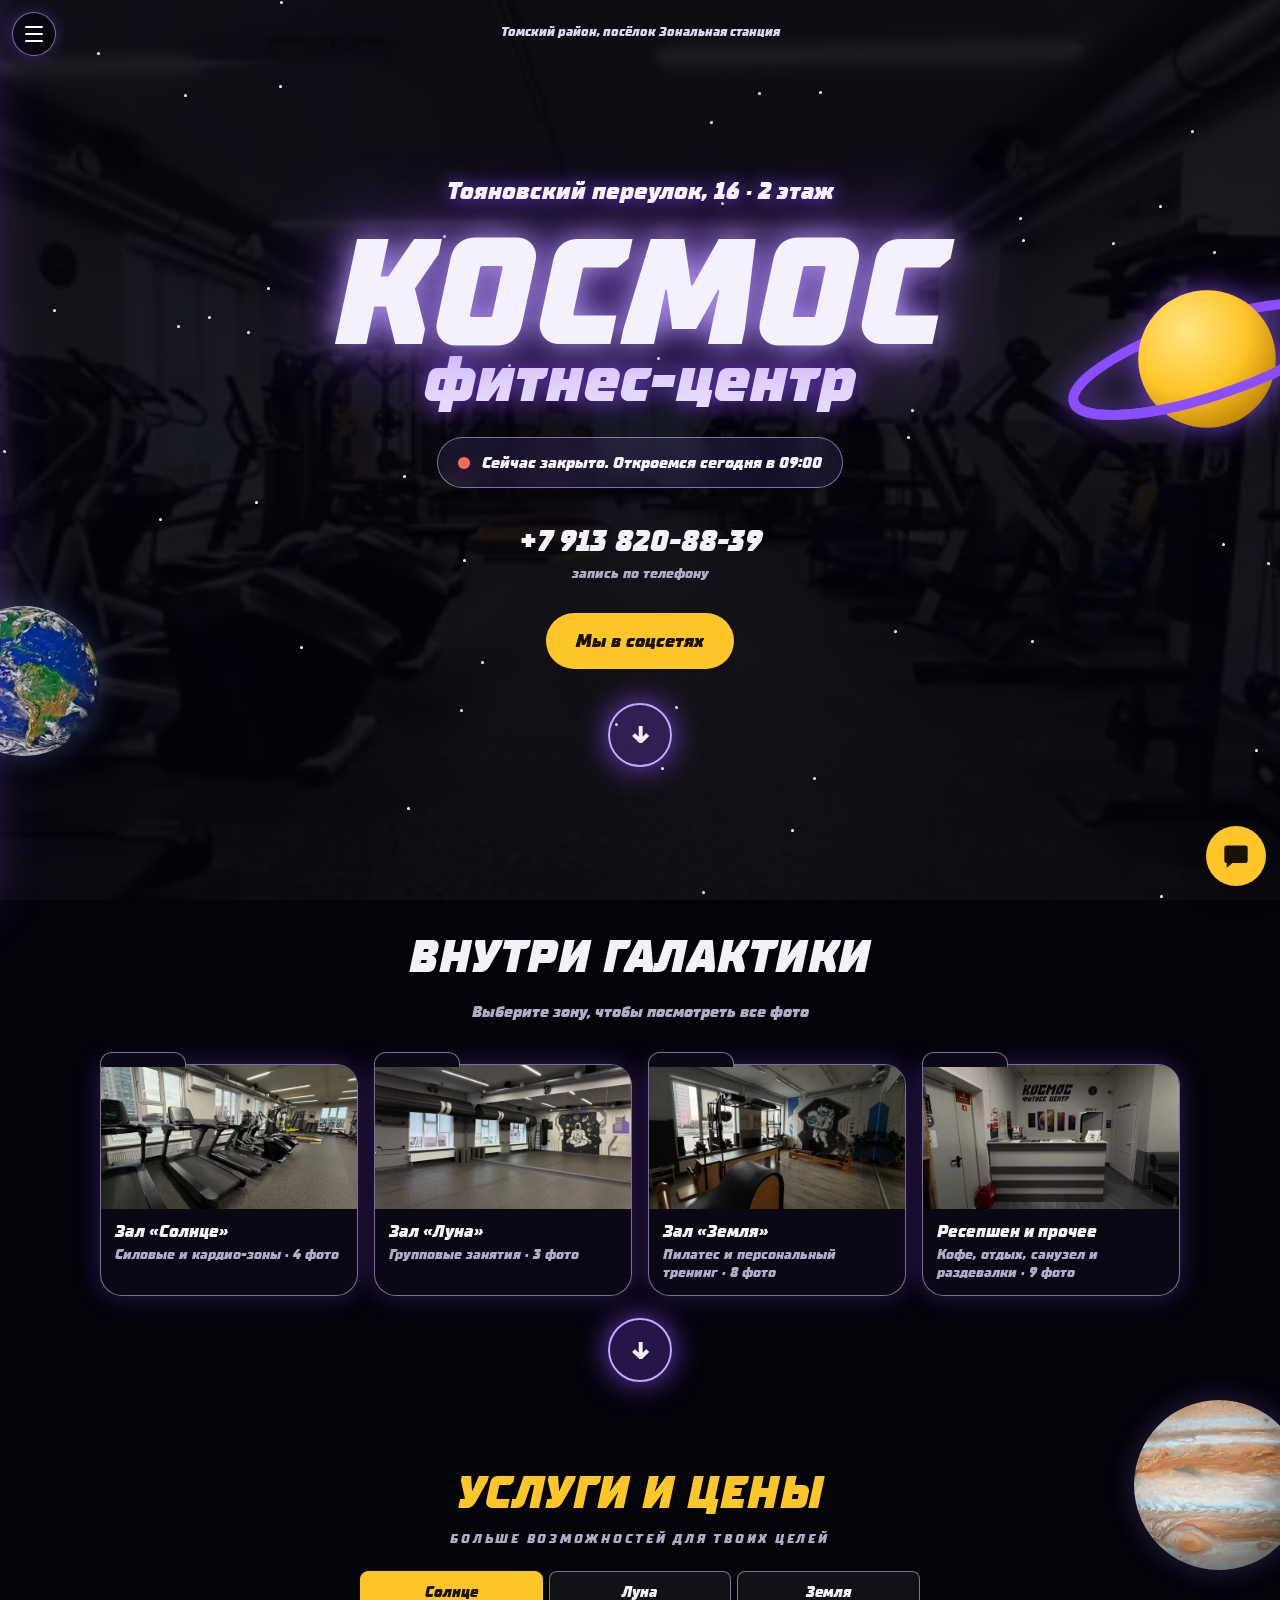
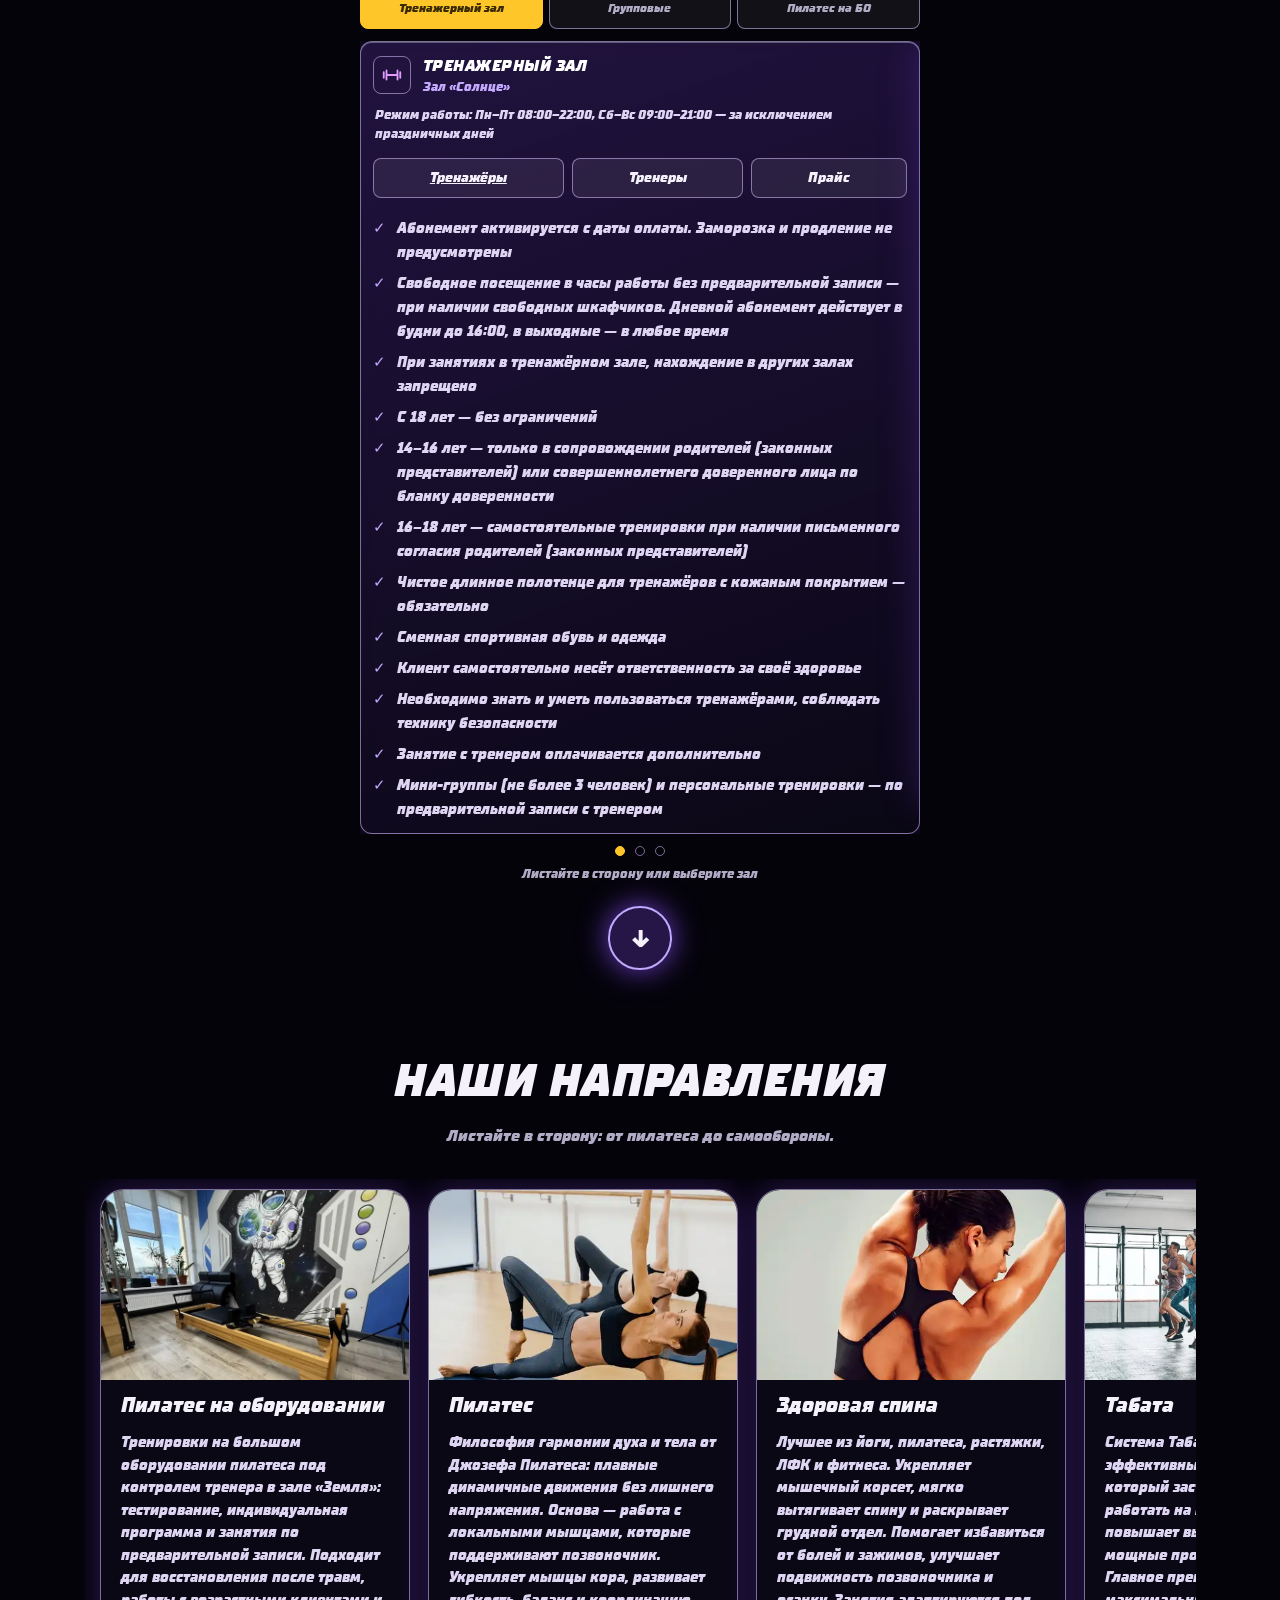
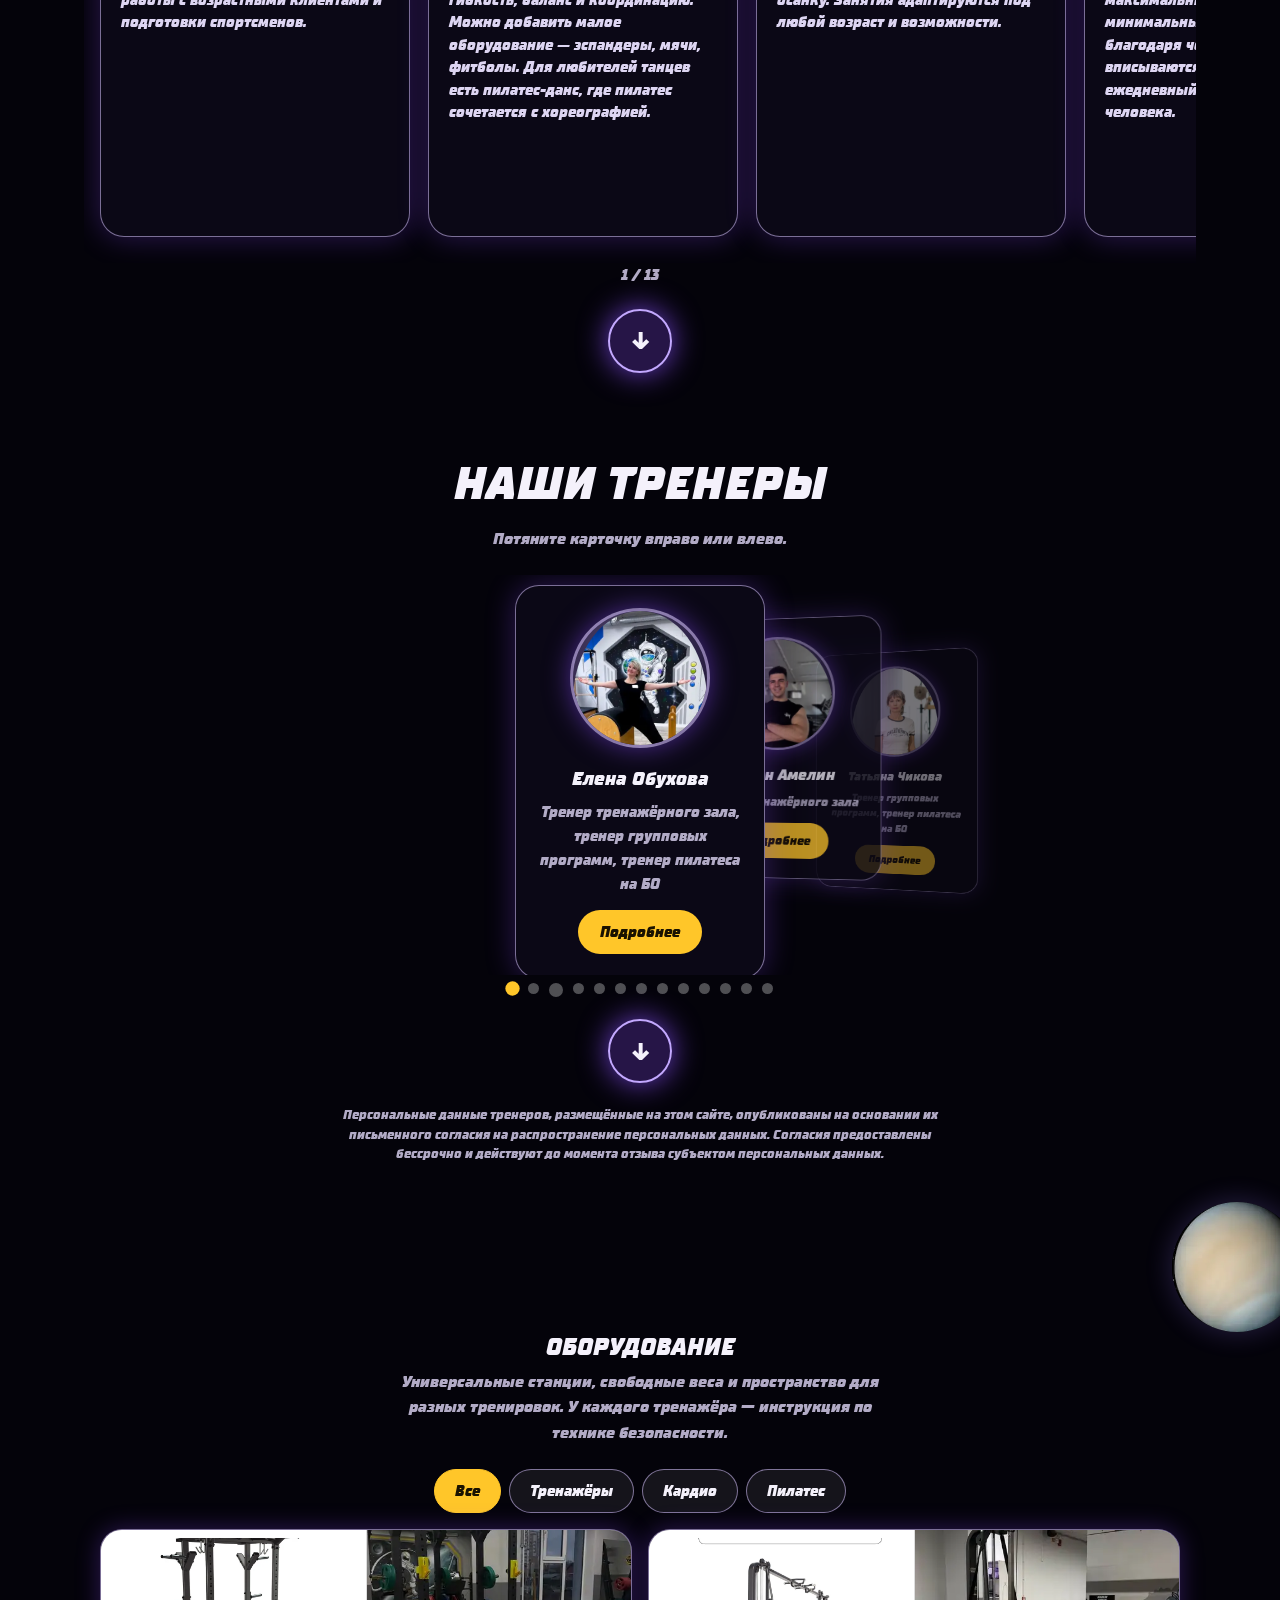
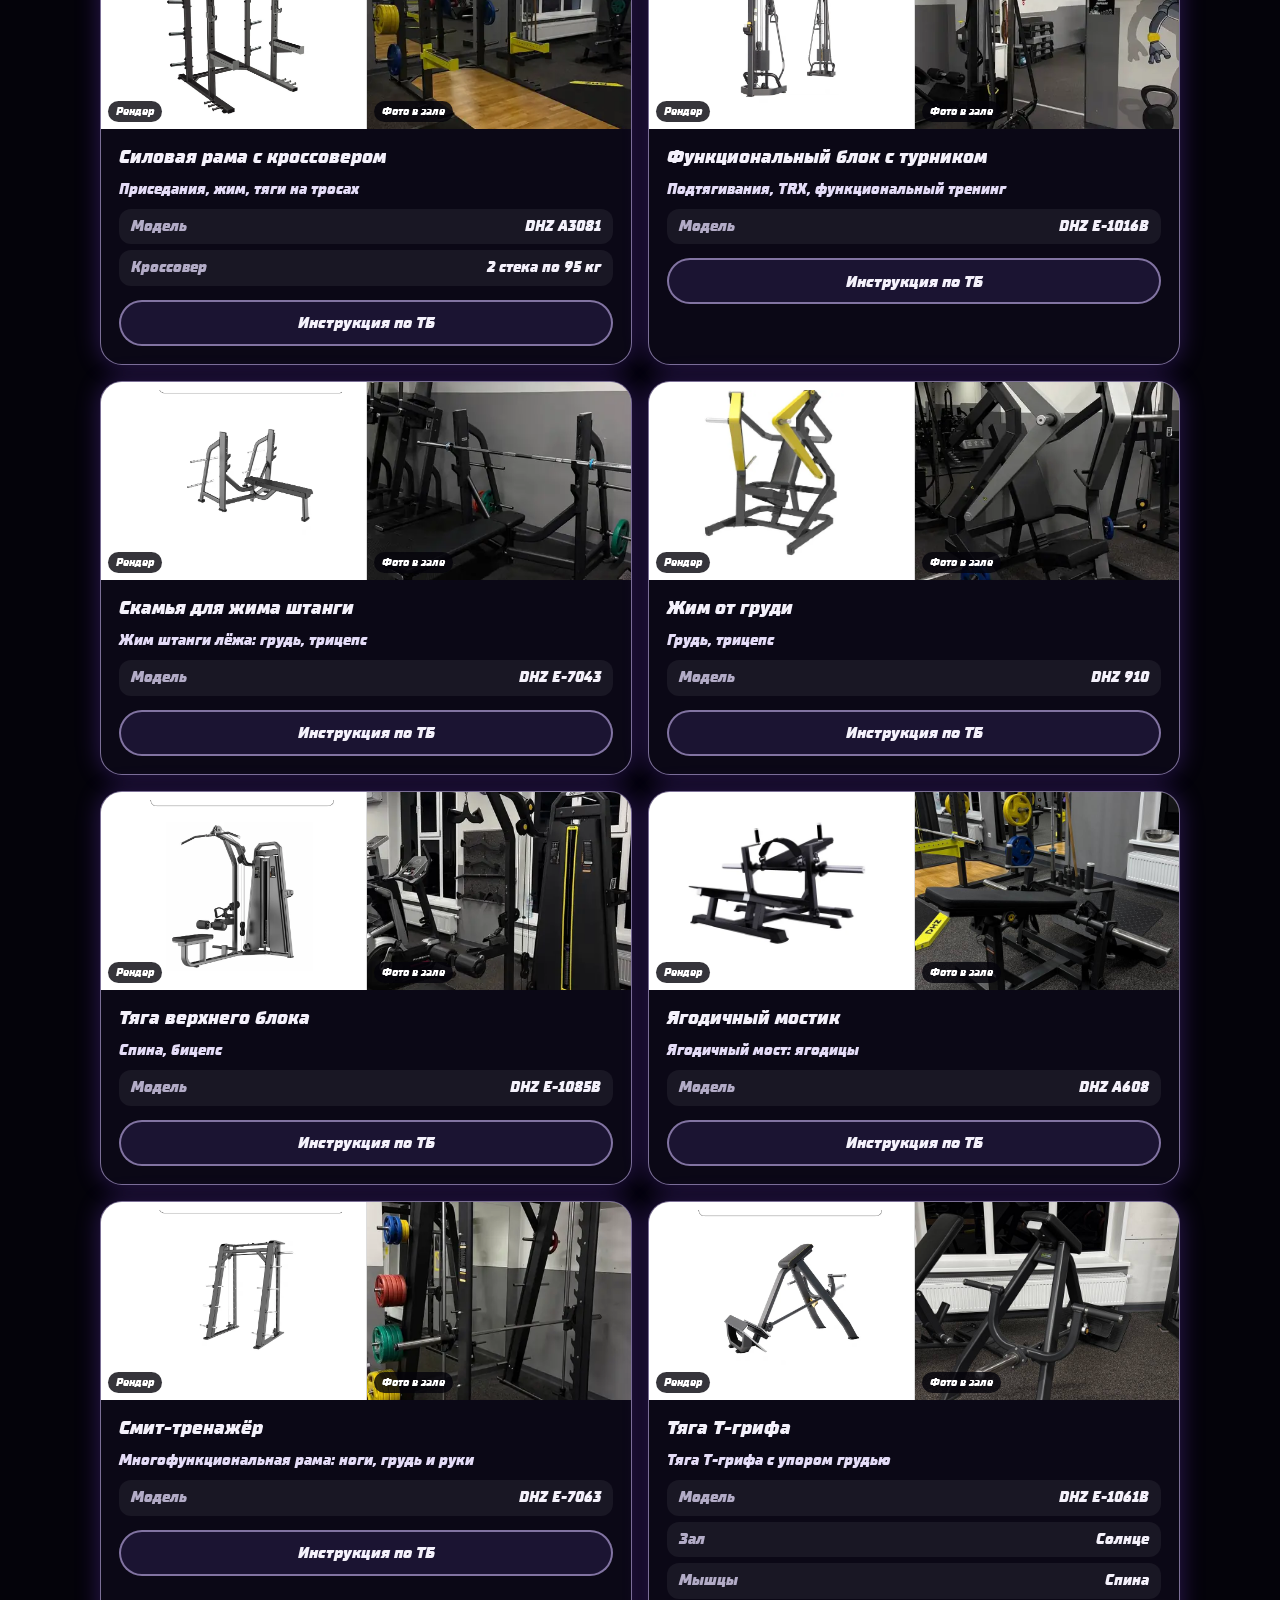
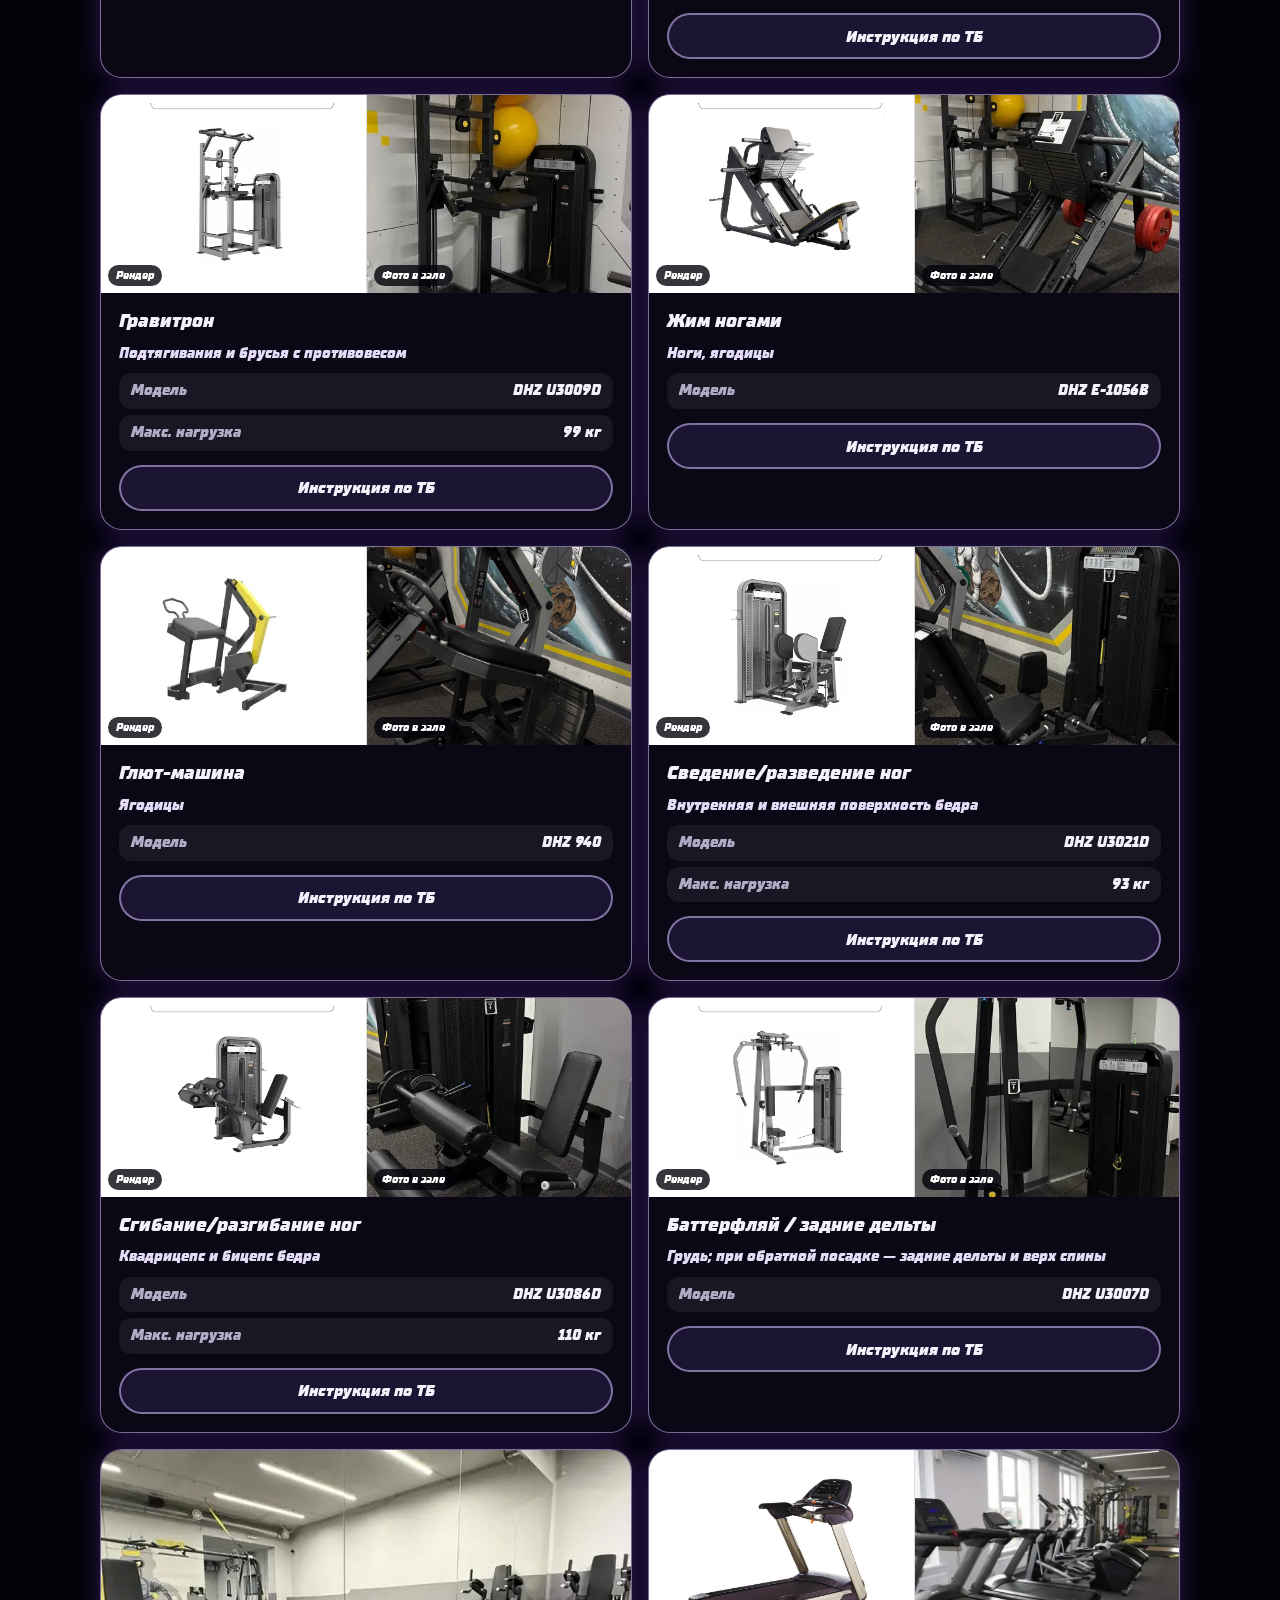
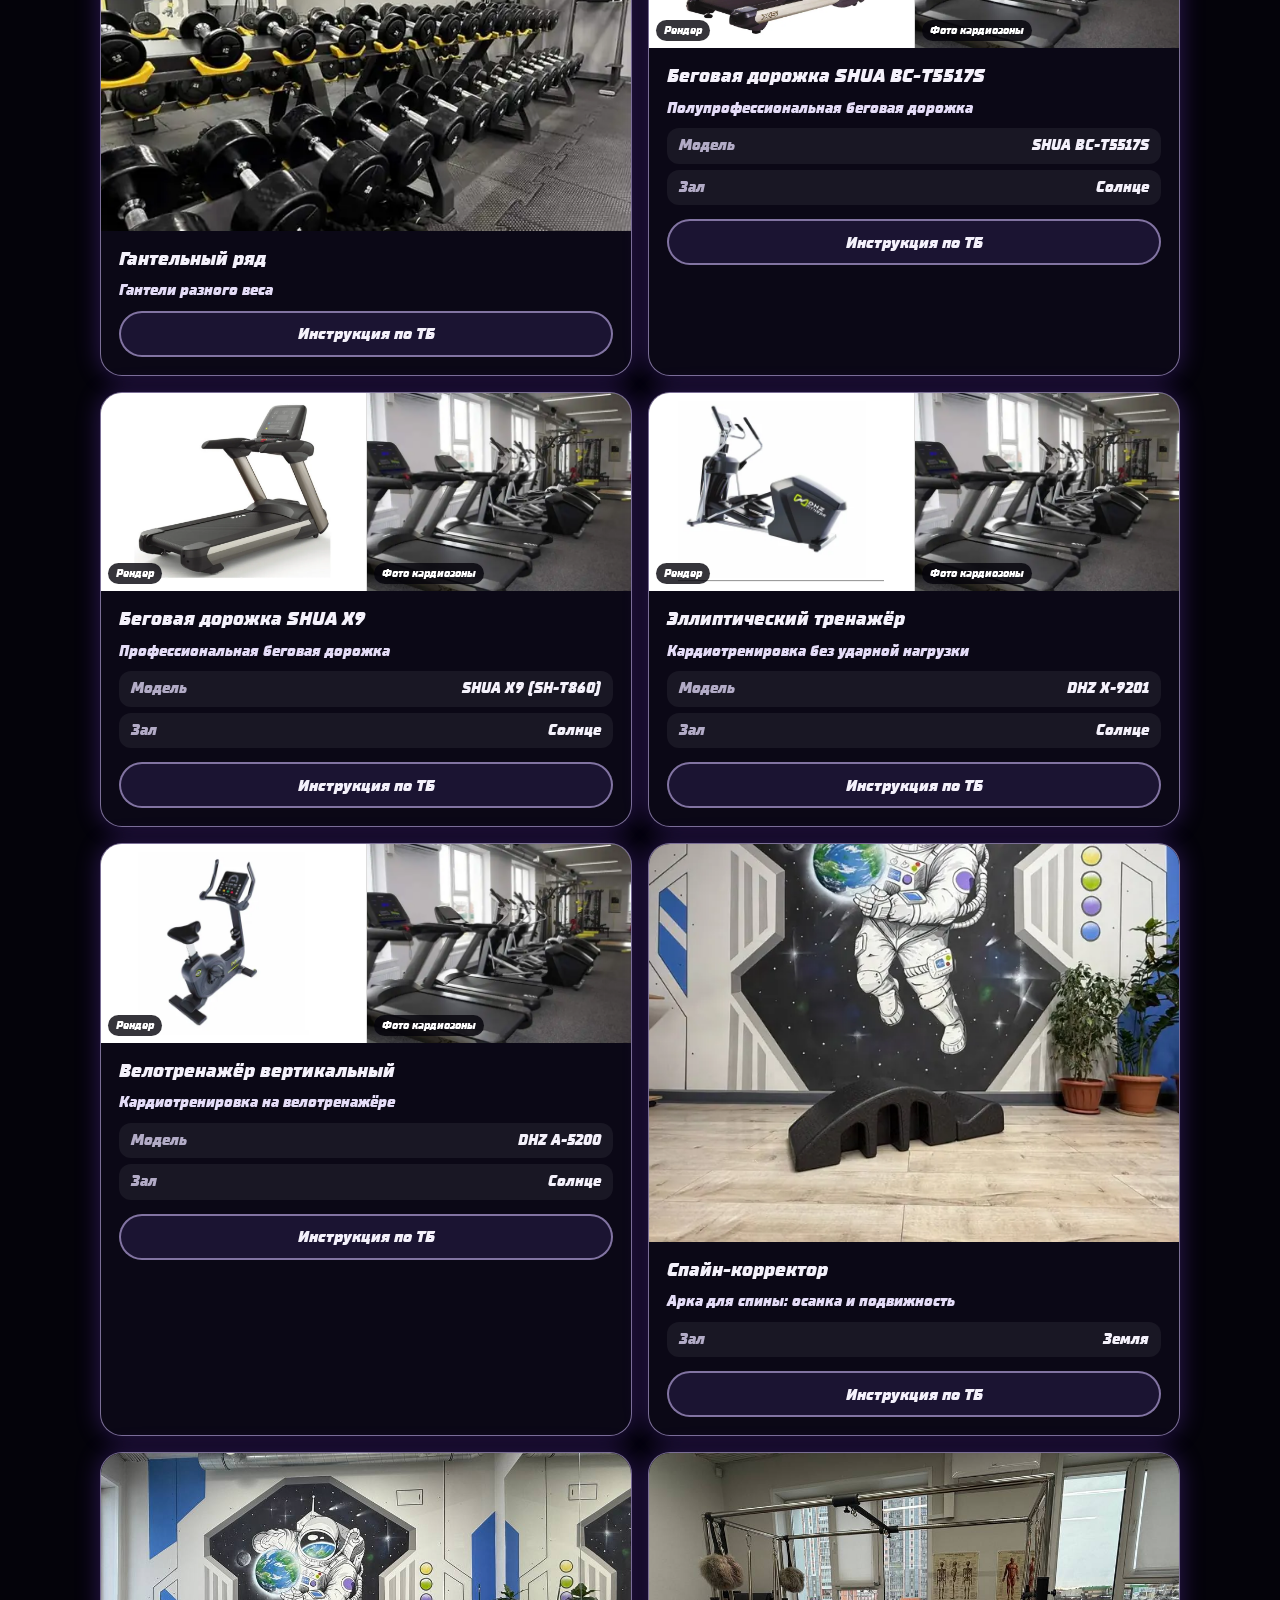
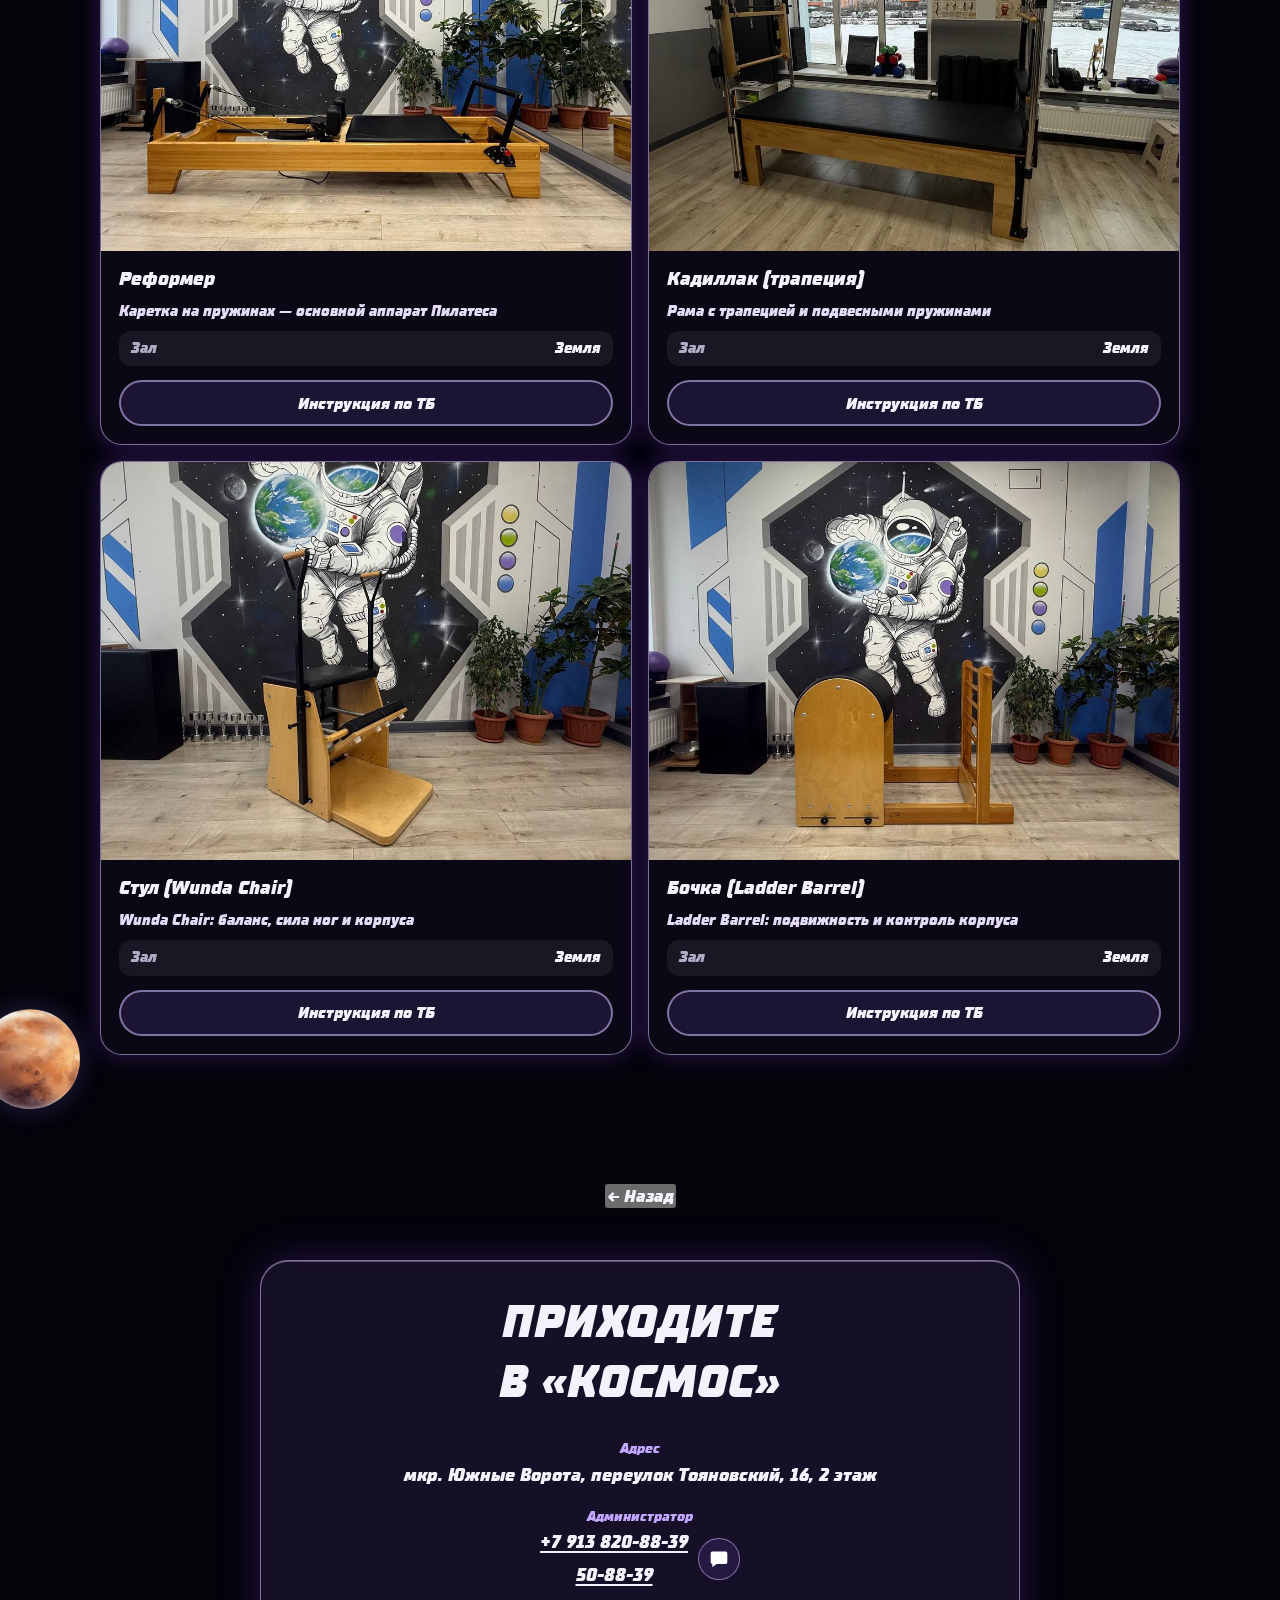
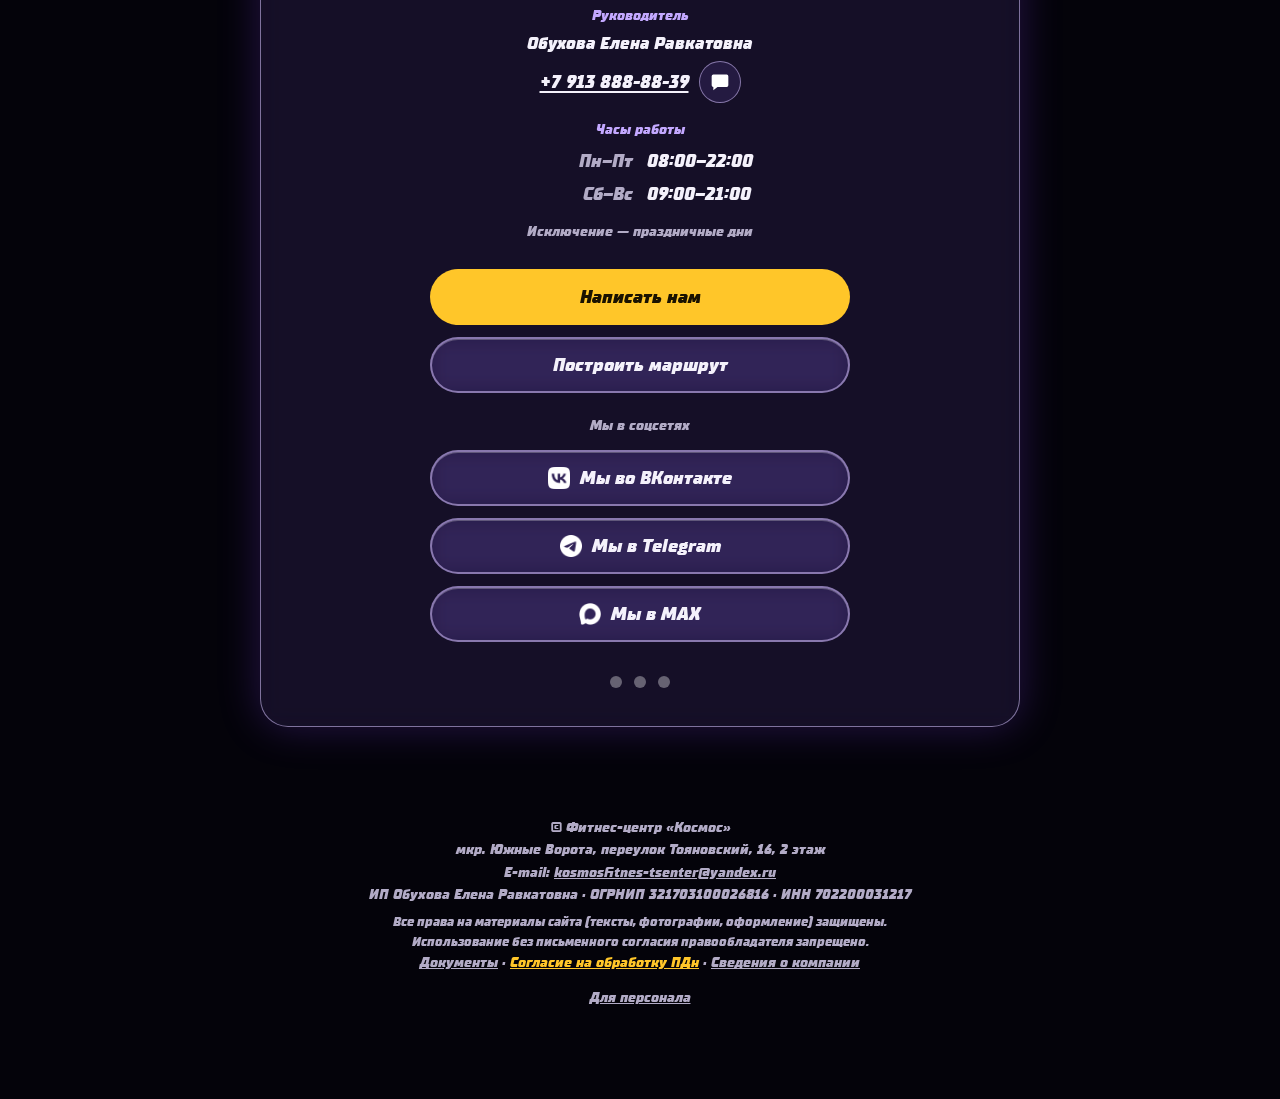
<file: index.html>
<!DOCTYPE html>
<html><head><meta charset="utf-8"/><meta content="width=device-width,initial-scale=1,viewport-fit=cover" name="viewport"/><style>:root{color-scheme:light;box-sizing:border-box;padding-top:env(safe-area-inset-top,0px);padding-bottom:env(safe-area-inset-bottom,0px)}html{scroll-padding-top:env(safe-area-inset-top,0px)}body{margin:0;padding:0;font:14px -apple-system,BlinkMacSystemFont,sans-serif;background:#fff;color:#000}img{max-width:100%}[hidden]:not([hidden=until-found i]){display:none!important}
/* Экранные блоки и компактные карточки */




.section-down{margin:22px auto 0;flex:none}
#services .pz-chips .pz-chip{display:grid;place-items:center;text-align:center}
.sh-note{margin:10px 0;padding:8px 12px;border:1px solid var(--edge);border-radius:8px;font-size:13px;color:var(--vio2)}
.dmb{font-family:Arial,Helvetica,sans-serif;font-size:15px;font-style:normal;font-weight:400;line-height:1.55}.dmb p{margin-bottom:5px}.dmb ul,.dmb ol{margin-bottom:6px}.dmb ul{list-style-type:disc!important;padding-left:24px}.dmb h2,.dmb h3,.dmb h4{font-family:Arial,Helvetica,sans-serif;font-style:normal;font-weight:700;line-height:1.3;margin:18px 0 9px}.dmb p,.dmb li{font-family:Arial,Helvetica,sans-serif;font-style:normal;font-weight:400;white-space:pre-wrap}.dmb li{margin:1px 0}
.dmb .docpdf{display:block;width:100%;height:min(68vh,900px);min-height:420px;border:0;border-radius:10px;background:#fff}
@media(max-width:699px){.dmb .docpdf{height:62vh;min-height:360px}}
#p-trainer #tbody li ul{margin:8px 0 0;padding-left:20px}
@media(max-width:699px){
  #top.hero{height:100dvh;min-height:100svh}
  #top .meta{justify-content:center;text-align:center;padding-left:35px;padding-right:35px}
  #top .hero-main{position:relative;padding:10px 16px 88px}
  #top .hero-main>.down{position:absolute;bottom:calc(16px + env(safe-area-inset-bottom,0px));margin:0!important}
  #top .call{margin:18px 0 14px}#top .st{margin-top:14px;padding:8px 13px;font-size:13px}
  #intro,#services,#dirs{height:100dvh;min-height:100svh;overflow:hidden;scroll-margin-top:0}
  #intro .wrap,#services .wrap,#dirs .wrap{height:100%;display:flex;flex-direction:column;min-height:0}
  #intro .wrap{align-items:center;justify-content:center;padding-top:12px;padding-bottom:calc(12px + env(safe-area-inset-bottom,0px))}
  #intro h2{font-size:clamp(26px,7vw,42px)}#intro .sub{font-size:14px;line-height:1.35;margin-top:8px}

  #intro .section-down{margin-top:auto}
  #services .wrap{padding-top:6px;padding-bottom:calc(8px + env(safe-area-inset-bottom,0px))}
  #services h2{font-size:clamp(25px,7vw,37px)}
  #services #svc{flex:1;min-height:0;display:flex;flex-direction:column;gap:0}
  #services .pz-lead{margin-top:2px;font-size:10px}
  #services .pz-tabs{margin:7px 0 6px;gap:4px}#services .pz-tabs button{min-height:48px}#services .pz-tabs b{font-size:13px}#services .pz-tabs span{font-size:10px}
  #services .pz-view{flex:1;min-height:0}#services .pz-trk{height:100%!important}
  #services .pz-s{height:100%;overflow-y:auto;scrollbar-width:thin}
  #services .pz-p{padding:9px 10px}#services .pz-p h3{margin-bottom:6px;font-size:14px}#services .pz-p h3 i{width:30px;height:30px}
  #services .pz-rows{grid-template-columns:repeat(2,minmax(0,1fr));gap:4px}
  #services .pz-r{display:flex;flex-direction:column;align-items:flex-start;justify-content:space-between;min-height:54px;padding:5px 7px;font-size:12px}
  #services .pz-r small{font-size:10px}#services .pz-r strong{font-size:15px}
  #pz-earth .pz-r small,#pz-earth .hbd{display:none}
  #pz-earth .pz-r{flex-direction:row;align-items:center;min-height:54px}
  #pz-earth .pz-r span{font-size:11px}#pz-earth .pz-r strong{font-size:14px}#pz-earth .pz-r strong em{font-size:9px}
  #services .pz-key{margin:6px 0 0;font-size:11px;line-height:1.3}
  #services .pz-act{margin-top:7px;gap:5px}#services .pz-act .btn{min-height:40px;font-size:14px}
  #services .pz-chips{gap:5px}#services .pz-chip{min-height:34px;padding:3px 6px;font-size:11px;text-decoration:none;text-align:center;display:grid;place-items:center}
  #services .pz-more{margin-top:6px}#services .pz-more .hmore{min-height:38px;margin:0;padding:4px 9px;font-size:11px;text-align:left}
  #services .pz-more .hdet{max-height:45dvh;overflow-y:auto}#services .pz-more li{font-size:12px;line-height:1.3;margin:4px 0}
  #services .pz-dots{margin-top:5px}#services .pz-hint{margin-top:2px;font-size:10px}
  #services .section-down{width:44px;height:44px;font-size:22px;margin:4px auto 0}
  #dirs .wrap{padding-top:8px;padding-bottom:calc(10px + env(safe-area-inset-bottom,0px))}#dirs h2{font-size:clamp(25px,7vw,37px)}#dirs .sub{font-size:12px;margin:4px 0}
  #dirs .dcar{flex:1;min-height:0;margin:0}#dirs .dtrk{height:100%;align-items:stretch;padding:4px 16px 8px}
  #dirs .dc{height:100%;display:flex;flex-direction:column;overflow:hidden}#dirs .dc .ph{height:clamp(110px,27dvh,210px);flex:none}
  #dirs .dc .tx{flex:1;min-height:0;overflow-y:auto;padding:8px 14px 12px}#dirs .dc h3{font-size:18px;margin-bottom:6px}#dirs .dc p{font-size:12.5px;line-height:1.34}
  #dirs .dcnt{padding-top:4px;font-size:12px}
}
@media(max-height:640px) and (max-width:699px){#top .hero-main{padding-bottom:74px}#top h1{font-size:clamp(45px,14vw,72px)}}

/* First-screen hall cards use the same folder look as the main gallery. */






@media(max-width:480px){}
</style><meta charset="utf-8"/><meta content="width=device-width,initial-scale=1,viewport-fit=cover" name="viewport"/><style>:root{color-scheme:light;box-sizing:border-box;padding-top:env(safe-area-inset-top,0px);padding-bottom:env(safe-area-inset-bottom,0px)}html{scroll-padding-top:env(safe-area-inset-top,0px)}body{margin:0;padding:0;font:14px -apple-system,BlinkMacSystemFont,sans-serif;background:#fff;color:#000}img{max-width:100%}[hidden]:not([hidden=until-found i]){display:none!important}</style><style>#dlw,#p-rules .mrow,#p-rules h3{display:none!important}</style><title>Фитнес-центр «Космос»</title><style>
:root{color-scheme:dark;--ink:#04030a;--line:#2b2145;--vio:#8a4dff;--vio2:#c3a8ff;--sun:#ffc629;--txt:#f4f1fb;--mut:#b2abc6;--wide:"Unbounded","Arial Black",Verdana,sans-serif;--glass:rgba(150,110,255,.12);--edge:rgba(215,195,255,.55)}
*{box-sizing:border-box;margin:0;padding:0}
html{scroll-behavior:smooth;-webkit-text-size-adjust:100%;overflow-x:hidden;max-width:100%}
main,section,#imtpage,footer{overflow-x:clip}
body{background:var(--ink);color:var(--txt);font:17px/1.6 system-ui,-apple-system,"Segoe UI",Roboto,Arial,sans-serif;padding-bottom:84px;overflow-x:hidden;max-width:100vw;position:relative;text-align:center;overscroll-behavior-x:none}
img{display:block;max-width:100%}
a{color:inherit}
:focus-visible{outline:3px solid var(--sun);outline-offset:3px}
.wrap{width:min(1080px,100% - 32px);margin:0 auto;position:relative;z-index:1}
section{padding:64px 0;position:relative}
h2{font-family:var(--wide);font-weight:500;font-size:clamp(24px,6.4vw,46px);line-height:1.15;text-transform:uppercase;overflow-wrap:anywhere}
h2 small{display:block;font-weight:300;font-size:.55em;text-transform:none;margin-top:8px;color:#e6defa}
.sub{max-width:30em;margin:16px auto 24px;color:var(--mut);font-size:16px}
.bg{position:fixed;inset:0;z-index:-2;background:#000 center/cover}
.bg:after{content:"";position:absolute;inset:0;background:rgba(4,3,10,.9)}
.stars{position:fixed;inset:0;z-index:-1;pointer-events:none}
.stars i{position:absolute;width:3px;height:3px;border-radius:50%;background:#fff;animation:tw 4s ease-in-out infinite}
@keyframes tw{0%,100%{opacity:.1}50%{opacity:1}}
.btn{display:inline-flex;align-items:center;justify-content:center;min-height:56px;padding:0 28px;border-radius:999px;font:700 18px/1 system-ui,sans-serif;text-decoration:none;border:2px solid transparent;cursor:pointer;transition:transform .15s,box-shadow .3s}
.btn:active{transform:scale(.97)}
.btn-sun{background:var(--sun);color:#1a1200;animation:ring 3s ease-out infinite}
@keyframes ring{0%{box-shadow:0 0 0 0 rgba(255,198,41,.55)}70%,100%{box-shadow:0 0 0 16px rgba(255,198,41,0)}}
.btn-g{border-color:var(--edge);background:var(--glass);-webkit-backdrop-filter:blur(10px);backdrop-filter:blur(10px);color:var(--txt);box-shadow:inset 0 1px 0 rgba(255,255,255,.25)}
.btn-g:hover{box-shadow:0 0 28px rgba(138,77,255,.7)}
/* glass */
.glass{position:relative;border-radius:28px;border:1px solid var(--edge);background:var(--glass);-webkit-backdrop-filter:blur(12px);backdrop-filter:blur(12px);box-shadow:inset 0 1px 0 rgba(255,255,255,.3),0 0 40px rgba(138,77,255,.25)}
.lift{transition:transform .45s cubic-bezier(.2,.8,.3,1),box-shadow .45s}
.lift:hover{transform:translateY(-8px)}

/* hero */
.hero{position:relative;min-height:100vh;min-height:100svh;padding:0;display:flex;flex-direction:column;overflow:hidden}
.beam{position:absolute;top:-8%;left:50%;width:150%;height:100%;translate:-50% 0;background:conic-gradient(from 180deg at 50% 0,transparent 163deg,rgba(138,77,255,.55) 174deg,rgba(255,255,255,.85) 180deg,rgba(138,77,255,.55) 186deg,transparent 197deg);filter:blur(14px);-webkit-mask:linear-gradient(#000 25%,transparent 92%);mask:linear-gradient(#000 25%,transparent 92%);animation:beam 7s ease-in-out infinite;pointer-events:none}
@keyframes beam{50%{opacity:.6;transform:rotate(2deg)}}
.hero-soc{display:flex;gap:10px}.hero-soc a{display:flex;align-items:center;gap:5px;text-decoration:none;color:#ddd5f2}.hero-soc .ico{width:18px;height:18px}.meta{position:relative;display:flex;justify-content:space-between;gap:10px;padding:calc(env(safe-area-inset-top,0px) + 22px) 0 0;font-size:13px;color:#ddd5f2}
.hero .wrap{flex:1;display:flex;flex-direction:column;align-items:center;justify-content:center;padding-bottom:40px}
.hero .tag{font:500 14px var(--wide);margin-bottom:6px}
.hero h1{font-family:var(--wide);font-weight:700;font-size:clamp(46px,16vw,150px);line-height:1;text-transform:uppercase;text-shadow:0 0 30px rgba(190,160,255,.9),0 0 80px rgba(138,77,255,.8);position:relative;z-index:2}
.hero h1+p{font:300 clamp(24px,7.5vw,64px)/1 var(--wide);margin-top:-.32em;color:#e8e0fb;position:relative;z-index:1;text-shadow:0 0 24px rgba(138,77,255,.8)}
.call{margin:34px 0 26px}
.st{display:inline-flex;align-items:center;gap:12px;margin-top:26px;padding:12px 20px;border-radius:999px;border:1px solid var(--edge);background:var(--glass);-webkit-backdrop-filter:blur(10px);backdrop-filter:blur(10px);font-size:16px;font-weight:600;text-align:left;max-width:100%}
.st i{flex:none;width:12px;height:12px;border-radius:50%;background:#4ad18f;animation:pd 2s infinite}
.st.off i{background:#ff6b5b;animation-name:pdr}
@keyframes pd{0%{box-shadow:0 0 0 0 rgba(74,209,143,.7)}70%,100%{box-shadow:0 0 0 12px rgba(74,209,143,0)}}
@keyframes pdr{0%{box-shadow:0 0 0 0 rgba(255,107,91,.7)}70%,100%{box-shadow:0 0 0 12px rgba(255,107,91,0)}}
.call a{display:block;font:700 clamp(20px,5.5vw,30px) var(--wide);text-decoration:none}
.call span{font-size:14px;color:var(--mut)}
.down{width:64px;height:64px;border-radius:50%;display:grid;place-items:center;text-decoration:none;font-size:28px;border:2px solid var(--vio2);background:rgba(138,77,255,.25);box-shadow:0 0 30px rgba(138,77,255,.8);animation:bob 2.6s ease-in-out infinite}
@keyframes bob{50%{transform:translateY(8px)}}
.planet{position:absolute;z-index:1;width:clamp(90px,24vw,190px);aspect-ratio:1;border-radius:50%;background:radial-gradient(circle at 35% 30%,#ffe583,#ffc629 55%,#b97d00);animation:fl 8s ease-in-out infinite}

.p1{right:-6%;top:26%;width:clamp(150px,40vw,300px);background:none;border-radius:0;aspect-ratio:6/5}.p1 svg{width:100%;height:100%;filter:drop-shadow(0 0 14px rgba(138,77,255,.8))}
.pl{position:absolute;aspect-ratio:1;border-radius:50%;pointer-events:none;z-index:0;opacity:.75;animation:fl 9s ease-in-out infinite}

/* planets: фото планет из присланной картинки */
.pl{opacity:.96;background-size:cover;background-position:center;box-shadow:0 0 30px rgba(160,130,255,.25)}
.pear{background-size:cover;background-position:center;box-shadow:0 0 30px rgba(120,160,255,.35)}
.pjup:before{content:"";position:absolute;inset:0;border-radius:50%;background:radial-gradient(circle at 36% 30%,rgba(255,255,255,.12),rgba(0,0,0,0) 42%,rgba(0,0,0,.6) 100%)}
.pjup{background-image:url(assets/content/3001c4f7937dbcb928eb.webp)}
.pura{background-image:url(assets/content/c8c26176c42119bdb8ed.webp)}
.pven{background-image:url(assets/content/3d603a0a3a3fe8474380.webp)}
.pmer{background-image:url(assets/content/3e62ba17c3c02237583b.webp)}
.pear{background-image:url(assets/content/720c36828d24a7d9cfef.webp)}
.pmar{background-image:url(assets/content/553f036d213a2183f388.webp)}
.pnep{background-image:url(assets/content/6449a5d7f3d32e775d0b.webp)}
.pplu{background-image:url(assets/content/155e4e60f9ca0d9c86ed.webp)}
.p2{left:-4%;bottom:16%;width:clamp(80px,22vw,150px);animation-delay:-3s;opacity:.85}

@keyframes fl{50%{transform:translateY(-18px) rotate(4deg)}}

/* hours panel */
.pan{padding:30px 18px 34px;max-width:900px;margin:0 auto}
.pan:before{content:"";position:absolute;inset:14px -12px -14px 12px;border-radius:28px;border:1px solid var(--line);background:rgba(138,77,255,.06);z-index:-1}
.pan-top{display:flex;justify-content:space-between;align-items:center;margin-bottom:22px;font-size:14px;color:#ddd5f2}
.pill{padding:4px 14px;border-radius:999px;border:1px solid var(--edge);background:rgba(255,255,255,.1);font-size:13px}
.three{display:grid;gap:22px}
.n{font:300 clamp(40px,11vw,64px)/1 var(--wide);text-shadow:0 0 20px var(--vio)}
.three b{display:block;font-size:18px;margin-top:6px}
.three span{color:var(--mut);font-size:15px}
.pan .foot{margin-top:22px;font-size:14px;color:var(--mut)}
@media(min-width:700px){.three{grid-template-columns:repeat(3,1fr)}.pan{padding:34px 40px}}

/* services tiles */
.tiles{display:grid;gap:26px;margin-top:34px}
.tw{position:relative;transform:rotate(var(--r));transition:transform .45s cubic-bezier(.2,.8,.3,1)}
.tw:before{content:"";position:absolute;inset:10px -10px -10px 10px;border-radius:24px;border:1px solid var(--edge);background:rgba(138,77,255,.1);z-index:-1;rotate:3deg}
.tw:hover{transform:translateY(-8px) rotate(var(--r))}
.tw{display:flex}
.tile{width:100%;border-radius:24px;border:1.5px solid var(--edge);overflow:hidden;text-align:left;background:#0b0816;box-shadow:0 0 30px rgba(138,77,255,.3);display:flex;flex-direction:column}
.ph{position:relative;height:240px;background:#000 center/cover}
.ph:after{content:"";position:absolute;left:0;right:0;bottom:-1px;height:70px;background:linear-gradient(to top,#0b0816,rgba(11,8,22,0))}
.tx{padding:6px 22px 22px;display:flex;flex-direction:column;flex:1}
.tx .pr{margin-top:auto}
.tx ul{margin-bottom:16px}
.lnk{padding:0 18px;border-radius:999px;border:1.5px solid var(--sun);color:var(--sun);min-height:44px;background:none;font:700 15px system-ui,sans-serif;cursor:pointer}
.lnk:hover{background:var(--sun);color:#1a1200}
.tile h3{font:500 20px/1.25 var(--wide);margin-bottom:12px}
.tile p{font-size:15px;color:#ddd5f2}
.pr{display:flex;justify-content:space-between;align-items:baseline;gap:10px;margin-top:14px;padding-top:12px;border-top:1px solid var(--edge)}
.pr strong{font:700 22px var(--wide);color:var(--sun)}
.pr span,.pr a{font-size:15px;color:#ddd5f2}
.pr.ask strong{font:500 14px var(--wide);color:var(--vio2)}
.pr a{font-weight:700;color:#fff}
.tile ul{list-style:none;margin-top:6px;display:grid;gap:7px;font-size:15px;color:#ddd5f2}
.tile li{padding-left:24px;position:relative}
.tile li:before{content:"\2713";position:absolute;left:0;color:var(--vio2);font-weight:700}
.pr strong{font-size:30px}
@media(min-width:600px){.tiles{grid-template-columns:repeat(2,1fr)}}
@media(min-width:1000px){.tiles{grid-template-columns:repeat(3,1fr);gap:28px}}
[hidden]{display:none!important}
/* imt */
.imt{padding:30px 18px 34px;max-width:620px;margin:30px auto 0;text-align:left}
.imt label{display:block;font-size:15px;color:var(--mut);margin:16px 0 6px}
.imt input,.imt select{width:100%;min-height:58px;padding:0 18px;border-radius:14px;border:1px solid var(--edge);background:rgba(255,255,255,.08);color:var(--txt);font:18px system-ui,sans-serif}
.imt select option{color:#111}
.imt .btn{width:100%;margin-top:24px}
.res{margin-top:22px;padding:20px;border-radius:16px;border:1px solid var(--edge);background:rgba(138,77,255,.14);min-height:80px;text-align:center}
.res strong{display:block;font:700 34px var(--wide);color:var(--sun)}
.sc{position:relative;display:grid;grid-template-columns:3.5fr 6.5fr 5fr 10fr;height:12px;border-radius:6px;overflow:hidden;margin:26px 0 6px}
.sc i:nth-child(1){background:#5b8cff}.sc i:nth-child(2){background:#4ad18f}.sc i:nth-child(3){background:var(--sun)}.sc i:nth-child(4){background:#ff6b5b}
.mk{position:relative;height:0}.mk b{position:absolute;top:-30px;width:4px;height:20px;margin-left:-2px;background:#fff;box-shadow:0 0 10px #fff;border-radius:2px;transition:left .5s}
.leg{display:flex;justify-content:space-between;font-size:12.5px;color:var(--mut)}
.imt{max-width:760px;padding:34px 22px 38px}
.imt-t{font:500 22px var(--wide);margin-bottom:4px}
.fg{display:grid;gap:0 20px}
@media(min-width:620px){.fg{grid-template-columns:1fr 1fr}.imt{padding:44px 44px 48px}}
.res .big{display:block;font:700 clamp(44px,12vw,72px)/1.1 var(--wide);color:var(--sun);text-shadow:0 0 24px rgba(255,198,41,.4)}
.res .cat{display:block;font:500 20px var(--wide);margin:6px 0 14px}
.res .row{font-size:16px;color:#e4dcf7;margin-top:6px}
.res.err{border-color:#ff6b5b;color:#ffb4aa}
.mini{display:grid;grid-template-columns:repeat(2,1fr);gap:10px;margin-top:18px;text-align:left}
.mini div{padding:14px;border-radius:14px;border:1px solid var(--edge);background:rgba(255,255,255,.06)}
.mini b{display:block;font:500 clamp(18px,4.6vw,26px) var(--wide);color:#fff}
.mini span{font-size:13.5px;color:#d3cde4;line-height:1.3;display:block;margin-top:4px}
@media(min-width:760px){.mini{grid-template-columns:repeat(4,1fr)}}
.cta{margin-top:20px;padding-top:18px;border-top:1px solid var(--edge)}
.cta p{margin-bottom:14px;color:#e8e0fb}
.rng{width:100%;-webkit-appearance:none;appearance:none;height:8px;border-radius:6px;background:var(--line);outline:none;margin:30px 0 12px;padding:0;min-height:0;border:0}
.rng::-webkit-slider-thumb{-webkit-appearance:none;width:36px;height:36px;border-radius:50%;background:var(--sun);border:3px solid #1a1200;box-shadow:0 0 18px rgba(255,198,41,.7);cursor:pointer}
.rng::-moz-range-thumb{width:32px;height:32px;border-radius:50%;background:var(--sun);border:3px solid #1a1200;box-shadow:0 0 18px rgba(255,198,41,.7);cursor:pointer}
.tk{position:relative;height:34px;font:500 18px var(--wide)}
.tk span{position:absolute;top:0;left:calc(18px + (100% - 36px) * var(--p));transform:translateX(-50%);padding:4px 12px;cursor:pointer;color:var(--mut);transition:color .25s,transform .25s}
.tk span.on{color:var(--sun);transform:translateX(-50%) scale(1.25)}
.rng{cursor:grab}.rng:active{cursor:grabbing}
.rng::-webkit-slider-thumb{transition:transform .2s,box-shadow .2s}.rng:hover::-webkit-slider-thumb{transform:scale(1.18);box-shadow:0 0 28px rgba(255,198,41,.95)}
.rng::-moz-range-thumb{transition:transform .2s}.rng:hover::-moz-range-thumb{transform:scale(1.18)}
.bn{display:grid;gap:12px;margin-top:26px}
.bn div{padding:16px;border-radius:14px;border:1px solid var(--edge);background:rgba(255,255,255,.06)}
.bn span{display:block;font-size:14px;color:var(--mut)}
.bn b{font:500 clamp(20px,5.4vw,30px) var(--wide)}
@media(min-width:700px){.bn{grid-template-columns:1fr 1fr}}
.sv{margin-top:22px;font:500 clamp(18px,4.6vw,24px)/1.35 var(--wide);text-align:center}
.sv strong{display:block;font:700 clamp(30px,8.5vw,52px) var(--wide);color:var(--sun);text-shadow:0 0 24px rgba(255,198,41,.4);margin:6px 0}
.back{display:inline-block;margin-bottom:10px;color:var(--vio2);font-weight:700;text-decoration:none}

/* why circles */
.cir{display:grid;gap:36px;margin-top:34px}
.cir img{width:118px;height:118px;border-radius:50%;object-fit:cover;margin:0 auto 14px;border:3px solid var(--edge);box-shadow:0 0 26px rgba(138,77,255,.55);animation:fl 7s ease-in-out infinite}
.cir>div:nth-child(2) img{animation-delay:-2s}.cir>div:nth-child(3) img{animation-delay:-4s}
.cir h3{font:500 18px var(--wide);margin-bottom:8px}
.cir p{color:var(--mut);font-size:15.5px;max-width:23em;margin:0 auto}
@media(min-width:800px){.cir{grid-template-columns:repeat(3,1fr)}}

/* gallery */
.gal{display:grid;grid-template-columns:repeat(2,1fr);gap:10px;margin-top:30px}
.gal button{border:1.5px solid var(--edge);padding:0;background:#000;border-radius:20px;overflow:hidden;cursor:zoom-in;aspect-ratio:4/3;transition:transform .45s cubic-bezier(.2,.8,.3,1),box-shadow .45s}
.gal button:hover{transform:translateY(-8px);box-shadow:0 0 26px rgba(138,77,255,.65)}
.gal img{width:100%;height:100%;object-fit:cover}
@media(min-width:800px){.gal{grid-template-columns:repeat(4,1fr)}}
dialog{border:0;background:transparent;max-width:100vw;max-height:100vh;width:100%;height:100%;padding:12px;margin:0}
dialog::backdrop{background:rgba(0,0,0,.94)}
dialog img{position:absolute;inset:12px;width:calc(100% - 24px);height:calc(100% - 24px);object-fit:contain;border-radius:8px}
dialog .cls{position:absolute;top:calc(env(safe-area-inset-top,0px) + 16px);right:16px;z-index:2}
dialog .btn{min-height:48px;padding:0 22px;background:var(--sun);color:#1a1200;animation:none}
.nv{position:absolute;top:50%;z-index:3;width:56px;height:56px;margin-top:-28px;border-radius:50%;border:2px solid var(--vio2);background:rgba(4,3,10,.7);color:#fff;font:700 28px/1 system-ui;cursor:pointer;box-shadow:0 0 20px var(--vio)}
.nv.p{left:10px}.nv.n{right:10px}
.cnt{position:absolute;left:16px;top:calc(env(safe-area-inset-top,0px) + 28px);z-index:3;font-weight:700}

/* faq */
.faq{max-width:720px;margin:30px auto 0;text-align:left}
details{border-bottom:1px solid var(--line)}
summary{list-style:none;cursor:pointer;padding:20px 44px 20px 0;font-weight:700;font-size:18px;position:relative;min-height:58px}
summary::-webkit-details-marker{display:none}
summary:after{content:"+";position:absolute;right:4px;top:50%;transform:translateY(-50%);font:500 28px var(--wide);color:var(--sun);transition:transform .2s}
details[open] summary:after{transform:translateY(-50%) rotate(45deg)}
details p{padding:0 0 20px;color:#d3cde4}

/* faq */
.qa{border:1px solid var(--line);border-radius:20px;background:rgba(138,77,255,.05);margin-bottom:12px;transition:border-color .3s,box-shadow .3s,background .3s}
.qa.open{border-color:var(--edge);background:var(--glass);box-shadow:0 0 28px rgba(138,77,255,.35)}
.q{width:100%;display:flex;align-items:center;gap:16px;padding:16px 18px;background:none;border:0;color:var(--txt);text-align:left;font:700 18px/1.3 system-ui,sans-serif;cursor:pointer;min-height:72px}
.qn{font:300 30px var(--wide);color:transparent;-webkit-text-stroke:1px var(--vio2);min-width:2.1em}
.qi{margin-left:auto;flex:none;width:36px;height:36px;border-radius:50%;border:1.5px solid var(--vio2);position:relative;transition:transform .35s,background .3s}
.qi:before,.qi:after{content:"";position:absolute;left:50%;top:50%;width:14px;height:2px;margin:-1px 0 0 -7px;background:var(--vio2)}
.qi:after{transform:rotate(90deg)}
.qa.open .qi{transform:rotate(45deg);background:rgba(138,77,255,.35)}
.qa-a{display:grid;grid-template-rows:0fr;transition:grid-template-rows .4s ease}
.qa.open .qa-a{grid-template-rows:1fr}
.qa-a>div{overflow:hidden}
.qa-a p{padding:0 20px 22px 18px;color:#e0d9f2;font-size:17px}
@media(min-width:600px){.qa-a p{padding-left:calc(18px + 2.1em + 16px)}}
/* booking */
#bk{width:min(480px,100% - 20px);height:auto;max-height:92vh;margin:auto;padding:0;overflow:auto;color:var(--txt);background:transparent;text-align:left}
#bk .glass{padding:26px 20px 24px;background:#0d0919}
#bk h3{font:500 22px var(--wide);margin-bottom:6px;padding-right:44px}
#bk .x{position:absolute;top:14px;right:14px;width:44px;height:44px;border-radius:50%;border:1.5px solid var(--edge);background:rgba(255,255,255,.08);color:#fff;font:28px/1 system-ui;cursor:pointer}
#bk .btn{display:flex;flex-direction:column;gap:6px;width:100%;margin-top:12px;min-height:66px;text-align:center;line-height:1.2;animation:none}
#bk .btn small{font:500 15px system-ui}
#bk .or{margin:20px 0 4px;color:var(--mut);font-size:15px;text-align:center}
#bk label{display:block;font-size:14px;color:var(--mut);margin:12px 0 6px}
#bk input{width:100%;min-height:56px;padding:0 16px;border-radius:14px;border:1px solid var(--edge);background:rgba(255,255,255,.08);color:var(--txt);font:18px system-ui,sans-serif}
#bk #bm{margin-top:14px;font-size:15px;color:var(--vio2);text-align:center}
#bk #bm.err{color:#ffb4aa}
/* final */
.fin{padding:34px 20px 38px;max-width:760px;margin:34px auto 0}
.fin .info{display:grid;gap:6px;margin:20px 0 26px;font-size:18px}
.fin .info b{color:var(--vio2);font-weight:600;font-size:14px;display:block;margin-top:10px}
.hrs{display:grid;grid-template-columns:1fr 1fr;gap:4px 14px;max-width:340px;margin:0 auto}
.hrs span{text-align:right;color:var(--mut)}.hrs strong{text-align:left}
.bts{display:grid;gap:12px;max-width:420px;margin:0 auto}
.dots{display:flex;gap:12px;justify-content:center;margin-top:34px}
.dots i{width:12px;height:12px;border-radius:50%;background:rgba(255,255,255,.35);animation:dt 3s infinite}
.dots i:nth-child(2){animation-delay:1s}.dots i:nth-child(3){animation-delay:2s}
@keyframes dt{0%,100%{background:rgba(255,255,255,.3);transform:scale(1)}33%{background:#fff;transform:scale(1.35)}}
footer{padding:26px 0;color:var(--mut);font-size:14px}
.bar{position:fixed;left:0;right:0;bottom:0;z-index:20;padding:10px 12px calc(10px + env(safe-area-inset-bottom,0px));background:rgba(4,3,10,.94);border-top:1px solid var(--line);display:grid;grid-template-columns:1fr auto;gap:10px;transform:translateY(110%);transition:transform .3s}
.bar.on{transform:none}
.bar .btn{min-height:52px;font-size:17px;animation:none}
@media(min-width:900px){.bar{display:none}body{padding-bottom:0}}
@media(prefers-reduced-motion:reduce){*{animation:none!important;transition:none!important;scroll-behavior:auto!important}}

@font-face{font-family:"Supermolot";src:url(assets/content/7bde17f42cd8ab4c9534.bin) format("woff");font-weight:100 900;font-style:normal;font-display:swap}
:root{--wide:"Supermolot",Arial,sans-serif;--f:"Supermolot",Arial,sans-serif}
*,*::before,*::after,button,input,select,textarea{font-family:var(--f)!important;font-weight:400!important;font-style:normal!important}
h2,h1{letter-spacing:.01em}
/* burger + drawer */
.burger{position:fixed;top:calc(env(safe-area-inset-top,0px) + 12px);left:12px;z-index:30;width:52px;height:52px;border-radius:50%;border:1.5px solid var(--edge);background:rgba(4,3,10,.75);-webkit-backdrop-filter:blur(10px);backdrop-filter:blur(10px);cursor:pointer;display:grid;place-content:center;gap:6px;box-shadow:0 0 22px rgba(138,77,255,.5)}
.burger i{display:block;width:22px;height:2.5px;border-radius:2px;background:#fff}
.ov{position:fixed;inset:0;z-index:40;background:rgba(0,0,0,.6);opacity:0;pointer-events:none;transition:opacity .3s}
.ov.on{opacity:1;pointer-events:auto}
.side{position:fixed;top:0;bottom:0;left:0;z-index:41;width:min(320px,86vw);padding:calc(env(safe-area-inset-top,0px) + 18px) 18px 24px;background:#0d0919;border-right:1px solid var(--edge);box-shadow:0 0 50px rgba(138,77,255,.45);transform:translateX(-105%);transition:transform .35s cubic-bezier(.2,.8,.3,1);display:flex;flex-direction:column;gap:12px;text-align:left;overflow-y:auto}
.side.on{transform:none}
.side .lg{display:flex;align-items:center;gap:12px;margin-bottom:10px}
.side .lg img{width:64px;height:64px;border-radius:16px}
.side .lg span{font-size:22px;line-height:1.1}
.side .sx{position:absolute;top:calc(env(safe-area-inset-top,0px) + 14px);right:14px;width:44px;height:44px;border-radius:50%;border:1.5px solid var(--edge);background:rgba(255,255,255,.08);color:#fff;font-size:28px;line-height:1;cursor:pointer}
.sl{display:flex;align-items:center;justify-content:space-between;width:100%;min-height:60px;padding:0 20px;border-radius:18px;border:1px solid var(--edge);background:var(--glass);color:var(--txt);font-size:19px;cursor:pointer;text-align:left}
.sl:after{content:"\203A";color:var(--sun);font-size:26px}
.sl:hover,.sl.on{box-shadow:0 0 24px rgba(138,77,255,.7);border-color:var(--sun)}
/* pages */
.page{padding:calc(env(safe-area-inset-top,0px) + 80px) 0 40px;min-height:100vh;min-height:100svh}
.page .back{background:none;border:0;cursor:pointer;font-size:17px;margin-bottom:18px}
.pg{padding:30px 22px;margin-top:26px;text-align:left}
.pg p{margin-bottom:14px;color:#e8e0fb}
.pg p:last-child{margin-bottom:0}
.lst{list-style:none;display:grid;gap:12px;text-align:left;margin-top:26px}
.lst li{padding:16px 18px 16px 52px;position:relative;border-radius:18px;border:1px solid var(--edge);background:var(--glass)}
.lst li:before{content:attr(data-n);position:absolute;left:16px;top:14px;color:var(--sun);font-size:20px}
.sch{display:grid;gap:12px;margin-top:26px}
.sch .row{display:flex;justify-content:space-between;gap:12px;padding:18px 20px;border-radius:18px;border:1px solid var(--edge);background:var(--glass);text-align:left}
.sch .row b{color:var(--vio2)}.sch .row span{color:var(--sun)}
.empty{margin-top:22px;padding:22px;border:1.5px dashed var(--edge);border-radius:18px;color:var(--mut)}
/* trainers carousel */
.car{position:relative;margin-top:34px}
.trk{display:flex;gap:18px;overflow-x:auto;scroll-snap-type:x mandatory;scroll-behavior:smooth;padding:10px 4px 22px;scrollbar-width:none;-webkit-overflow-scrolling:touch;overscroll-behavior-x:contain}
.trk::-webkit-scrollbar{display:none}
.tr{flex:0 0 min(260px,72%);scroll-snap-align:center;padding:22px 18px 24px;border-radius:24px;border:1.5px solid var(--edge);background:#0b0816;box-shadow:0 0 30px rgba(138,77,255,.3)}
.tr .av{width:150px;height:150px;margin:0 auto 16px;border-radius:50%;border:3px solid var(--edge);background:radial-gradient(circle at 35% 30%,rgba(195,168,255,.35),rgba(138,77,255,.12));display:grid;place-items:center;background-size:cover;background-position:center;box-shadow:0 0 26px rgba(138,77,255,.5);overflow:hidden}
.tr .av svg{width:70%;height:70%;opacity:.55}
.tr h3{font-size:19px;margin-bottom:6px}
.tr p{font-size:15px;color:var(--mut)}
.cb{position:absolute;top:42%;z-index:3;width:48px;height:48px;margin-top:-24px;border-radius:50%;border:2px solid var(--vio2);background:rgba(4,3,10,.8);color:#fff;font-size:26px;line-height:1;cursor:pointer;box-shadow:0 0 18px var(--vio)}
.cb.p{left:-6px}.cb.n{right:-6px}
@media(min-width:900px){.cb.p{left:-22px}.cb.n{right:-22px}}
/* directions */
.dir{max-width:720px;margin:30px auto 0;text-align:left}
.dir .qa-a p{font-size:16px}
.qa .q span:nth-child(2){flex:1}
.hero .tag{font-size:clamp(17px,4.6vw,24px);margin-bottom:12px;color:#fff;text-shadow:0 0 18px rgba(138,77,255,.9)}
/* directions carousel */
.dcar{margin:30px -16px 0}
.dtrk{display:flex;gap:18px;overflow-x:auto;scroll-snap-type:x mandatory;padding:10px 16px 26px;scrollbar-width:none;-webkit-overflow-scrolling:touch;cursor:grab;scroll-padding:0 16px}
.dtrk::-webkit-scrollbar{display:none}.dtrk.drag{cursor:grabbing;scroll-snap-type:none}
.dc{flex:0 0 min(310px,82%);scroll-snap-align:start;border-radius:24px;border:1.5px solid var(--edge);background:#0b0816;overflow:hidden;text-align:left;box-shadow:0 0 30px rgba(138,77,255,.3);user-select:none;-webkit-user-select:none}
.dc .ph{height:190px}
.dc .em{position:absolute;right:14px;bottom:10px;z-index:2;width:52px;height:52px;border-radius:50%;display:grid;place-items:center;font-size:26px;background:rgba(4,3,10,.8);border:1.5px solid var(--edge)}
.dc .tx{padding:8px 20px 22px}
.dc h3{font-size:21px;margin-bottom:10px}
.dc p{font-size:15px;color:#ddd5f2;line-height:1.5}
.dcnt{color:var(--mut);font-size:15px}
/* trainers coverflow */
.cf{position:relative;height:400px;margin:20px auto 0;max-width:760px;perspective:1000px;touch-action:pan-y;cursor:grab;user-select:none;-webkit-user-select:none;overflow:hidden}
.cf.drag{cursor:grabbing}
.cf .tr{position:absolute;left:50%;top:10px;width:min(250px,64vw);flex:none;transform-origin:center;will-change:transform}
.cf.anim .tr{transition:transform .45s cubic-bezier(.2,.8,.3,1),opacity .45s}
.cf .tr .av{width:140px;height:140px}
.cf .tr .btn{margin-top:14px;min-height:44px;font-size:15px;padding:0 20px;animation:none}
.dots2{display:flex;gap:10px;justify-content:center;margin-top:8px}
.dots2 i{width:11px;height:11px;border-radius:50%;background:rgba(255,255,255,.3);cursor:pointer;transition:.3s}
.dots2 i.on{background:var(--sun);transform:scale(1.3)}
.rl b{color:var(--sun)}
.rl h3{font-size:20px;margin:6px 0 8px}

.dcar{position:relative}.dtrk{scroll-snap-type:none!important;scroll-behavior:auto}
.dcar .cb.p{left:22px}.dcar .cb.n{right:22px}.dcar .cb{opacity:.85}
.bdg{position:absolute;top:-8px;left:50%;transform:translateX(-50%);padding:5px 14px;border-radius:999px;background:var(--sun);color:#1a1030;font-size:13px;white-space:nowrap}
.dots2 i:nth-child(3){width:14px;height:14px}
.back{display:inline-block;color:inherit;text-decoration:none;font-size:17px;margin-bottom:18px}
.tav{width:180px;height:180px;margin:6px auto 18px;border-radius:50%;border:3px solid var(--edge);background:rgba(138,77,255,.15) center/cover;display:grid;place-items:center;box-shadow:0 0 30px rgba(138,77,255,.5);overflow:hidden}
.tav svg{width:70%;height:70%;opacity:.55}
.rsw{display:grid;gap:18px;margin-top:22px}.rsw .pg{margin-top:0}
.rs h3{font-size:19px;color:var(--sun);margin:18px 0 10px}.rs h3:first-child{margin-top:0}
.rs ul{list-style:none;display:grid;gap:10px}
.rs li{position:relative;padding-left:20px;color:#e8e0fb;font-size:15px;line-height:1.55}
.rs li:before{content:"";position:absolute;left:0;top:.6em;width:7px;height:7px;border-radius:50%;background:var(--vio2)}
.rs p{color:#e8e0fb;font-size:15px;line-height:1.55}
.rs b{color:#fff;background:rgba(138,77,255,.35);padding:0 4px;border-radius:5px}
#bk{position:fixed;inset:0;margin:auto!important;height:fit-content!important}
#bk .glass{text-align:center}
#bk h3{padding-right:0}
.cl{display:grid;gap:14px;margin-top:24px}
@media(min-width:700px){.cl{grid-template-columns:repeat(2,1fr)}}
.cl button{display:flex;align-items:center;gap:16px;width:100%;padding:14px 18px;border-radius:22px;border:1px solid var(--edge);background:var(--glass);color:var(--txt);text-align:left;cursor:pointer;font:inherit;box-shadow:0 0 22px rgba(138,77,255,.25)}
.cl button:hover{border-color:var(--sun);box-shadow:0 0 24px rgba(138,77,255,.7)}
.cl .a{flex:none;width:72px;height:72px;border-radius:50%;border:2px solid var(--edge);background:center/cover}
.cl b{display:block;font-size:18px;font-weight:500;margin-bottom:4px}
.cl span{font-size:14px;color:var(--mut);line-height:1.35}
.rs a{color:var(--sun);font-weight:700}

/* ===== v2: меню, залы, документы, модальные окна ===== */
.hnav{display:flex;flex-wrap:wrap;justify-content:center;gap:8px;padding:12px;margin:14px auto 0;max-width:860px}
.hnav a,.hnav button{display:inline-flex;align-items:center;gap:6px;min-height:42px;padding:0 16px;border-radius:999px;border:1px solid var(--edge);background:rgba(255,255,255,.08);color:var(--txt);font-size:15px;text-decoration:none;cursor:pointer;transition:box-shadow .3s,border-color .3s}
.hnav a:hover,.hnav button:hover{box-shadow:0 0 22px rgba(138,77,255,.8);border-color:var(--sun)}
.ofr{margin-top:26px;padding:16px 18px;max-width:560px;display:flex;flex-direction:column;align-items:center;gap:12px}
.ofr p{font-size:14.5px;line-height:1.45;color:#e8e0fb;margin:0}
.docb{display:inline-flex;align-items:center;gap:7px;padding:5px 13px 5px 9px;border-radius:999px;border:1px solid var(--edge);background:rgba(255,255,255,.1);color:#fff;font-size:13px;line-height:1.3;text-decoration:none;white-space:nowrap;vertical-align:middle;margin-left:6px;cursor:pointer;transition:box-shadow .3s,border-color .3s}
.docb:hover{border-color:var(--sun);box-shadow:0 0 18px rgba(138,77,255,.8)}
.docb svg{flex:none;width:17px;height:17px}
.docb.big{font-size:15px;min-height:42px;margin-left:0;padding:0 18px 0 12px}
.tile h3 small{display:block;font-size:.62em;color:var(--vio2);margin-top:4px}
.orb{position:absolute;left:16px;bottom:12px;z-index:2;width:56px;height:56px;border-radius:50%;box-shadow:0 0 26px rgba(138,77,255,.7);border:1.5px solid var(--edge)}
.orb.sun{background:radial-gradient(circle at 35% 30%,#ffe583,#ffc629 55%,#b97d00);box-shadow:0 0 30px rgba(255,198,41,.7)}
.orb.moon{background:radial-gradient(circle at 35% 30%,#fff,#cfc8dd 55%,#6f6784)}
.orb.earth{background:radial-gradient(circle at 35% 30%,#9fd0ff,#3b78d8 50%,#1d8a58 78%,#0d2a52)}
.tile li .docb{margin:4px 0 0 0;display:inline-flex}
.age{margin:0 0 16px;padding:12px 14px;border-radius:16px;border:1px dashed var(--edge);background:rgba(138,77,255,.08);font-size:14.5px;color:#ddd5f2}
.age b{display:block;color:var(--vio2);font-weight:400;font-size:13px;margin-bottom:6px}
.age div{padding:4px 0}
.pgrid{display:grid;grid-template-columns:1fr;gap:8px;margin:0 0 16px}
.pgrid div{display:flex;justify-content:space-between;align-items:center;gap:12px;padding:10px 14px;border-radius:14px;border:1px solid var(--edge);background:rgba(255,255,255,.06);font-size:14px;line-height:1.35}
.pgrid strong{flex:none;font-size:19px;color:var(--sun);white-space:nowrap}
.pgrid small{display:block;color:var(--mut);font-size:12.5px}
.tile .pr.ask{border-top:0}
.acts{display:grid;grid-template-columns:1fr 1fr;gap:8px;margin-top:16px}
.acts .btn{min-height:46px;padding:0 10px;font-size:15px;animation:none}
.acts .btn-sun{grid-column:1/-1;min-height:52px;font-size:17px;animation:ring 3s ease-out infinite}
.acts .wide{grid-column:1/-1}
#md{position:fixed;inset:0;margin:auto!important;width:min(780px,100% - 20px);height:fit-content!important;max-height:92vh;padding:0;overflow:auto;color:var(--txt);background:transparent;text-align:left}
#md .glass{padding:26px 18px 24px;background:#0d0919}
#md .x{position:absolute;top:14px;right:14px;width:44px;height:44px;border-radius:50%;border:1.5px solid var(--edge);background:rgba(255,255,255,.08);color:#fff;font-size:28px;line-height:1;cursor:pointer}
#md h3{font-size:22px;margin-bottom:6px;padding-right:50px}
#md .lead{color:var(--mut);font-size:15px;margin-bottom:6px}
.tabs{display:flex;flex-wrap:wrap;gap:8px;margin:14px 0 4px}
.tabs button{min-height:40px;padding:0 16px;border-radius:999px;border:1px solid var(--edge);background:rgba(255,255,255,.07);color:var(--txt);font-size:14.5px;cursor:pointer}
.tabs button.on{background:var(--sun);color:#1a1200;border-color:var(--sun)}
.mbtn{display:inline-flex;align-items:center;justify-content:center;min-height:46px;padding:0 20px;border-radius:999px;border:2px solid var(--sun);background:var(--sun);color:#1a1200;font-size:16px;text-decoration:none;cursor:pointer}
.mbtn.g{background:var(--glass);border-color:var(--edge);color:var(--txt)}
.mrow{display:flex;flex-wrap:wrap;gap:10px;margin-top:20px;justify-content:center}
#md .cl{margin-top:14px}
.mdc{display:grid;gap:14px;margin-top:14px}
@media(min-width:640px){.mdc{grid-template-columns:1fr 1fr}}
.mdc article{border-radius:20px;border:1.5px solid var(--edge);background:#0b0816;overflow:hidden}
.mdc .ph{height:130px}
.mdc .tx{padding:4px 16px 16px}
.mdc h4{font-size:18px;font-weight:400;margin-bottom:6px}
.mdc p{font-size:14px;line-height:1.5;color:#ddd5f2}
.psec{margin-top:18px;padding:16px;border-radius:18px;border:1px solid var(--edge);background:rgba(255,255,255,.05)}
.psec h4{font-size:18px;color:var(--sun);font-weight:400;margin-bottom:8px}
.psec .pgrid{margin:0}
.psec .note{font-size:13.5px;color:var(--mut);margin-top:10px}
.sgrid{display:grid;gap:8px;margin-top:14px}
@media(min-width:640px){.sgrid{grid-template-columns:repeat(4,1fr)}}
.sday{padding:12px;border-radius:16px;border:1px solid var(--edge);background:rgba(255,255,255,.05);min-height:90px}
.sday.today{border-color:var(--sun);box-shadow:0 0 18px rgba(255,198,41,.25)}
.sday>b{display:block;color:var(--vio2);font-weight:400;font-size:14px;margin-bottom:8px}
.sday .none{font-size:13px;color:var(--mut)}
.slot{display:block;width:100%;text-align:left;margin-top:6px;padding:8px 10px;border-radius:12px;border:1px solid var(--edge);background:rgba(138,77,255,.14);color:var(--txt);font-size:13.5px;line-height:1.3;cursor:pointer}
.slot:hover{border-color:var(--sun)}
.slot strong{color:var(--sun);font-weight:400}
.slot em{display:block;font-style:normal;color:var(--mut);font-size:12.5px}
.slot span{display:block;margin-top:4px;color:var(--vio2);font-size:12.5px}
.empty2{margin-top:14px;padding:16px;border:1.5px dashed var(--edge);border-radius:16px;color:var(--mut);font-size:14.5px}
@media(min-width:900px){#md .glass{padding:30px 28px 28px}}

/* ===== v3: залы — по одному «слайду» на экран ===== */
.tiles{display:block;margin-top:10px}
.hall{position:relative;min-height:100vh;min-height:100svh;display:flex;align-items:center;justify-content:center;padding:48px 0 64px;scroll-margin-top:0}
.hall:before{content:"";position:absolute;left:50%;top:50%;width:min(900px,140vw);aspect-ratio:1;translate:-50% -50%;border-radius:50%;background:radial-gradient(circle,var(--gl) 0,transparent 62%);opacity:.38;pointer-events:none;z-index:-1}
.hall-sun{--gl:#ffb300}.hall-moon{--gl:#9d8cff}.hall-earth{--gl:#2f9bff}
.hall-in{width:100%;display:grid;gap:14px;justify-items:center;align-items:center;opacity:0;transform:translateY(46px);transition:opacity .8s ease,transform .8s cubic-bezier(.2,.8,.3,1)}
.hall-in.in{opacity:1;transform:none}
.hall-orb{text-align:center}
.hall-orb svg{width:clamp(150px,42vw,380px);height:auto;overflow:visible;filter:drop-shadow(0 0 40px var(--gl));animation:fl 7s ease-in-out infinite}
.hall-earth .hall-orb svg{animation-delay:-3s}.hall-moon .hall-orb svg{animation-delay:-1.5s}
.rays{transform-origin:100px 100px;animation:spin 38s linear infinite}
@keyframes spin{to{transform:rotate(360deg)}}
.tw2{animation:tws 2.6s ease-in-out infinite}.tw2:nth-of-type(2n){animation-delay:-1.3s}
@keyframes tws{50%{opacity:.25;transform:scale(.7)}}
.hn{font:300 clamp(36px,9vw,64px)/1 var(--wide);text-shadow:0 0 20px var(--gl);margin-top:6px}
.hn small{font-size:.45em;color:var(--mut);margin-left:4px}
.hl{font-size:14px;color:var(--vio2);letter-spacing:.14em;text-transform:uppercase;margin-top:4px}
.hall .tile{max-width:540px;width:100%;box-shadow:0 0 50px rgba(138,77,255,.4);box-shadow:0 0 50px color-mix(in srgb,var(--gl) 45%,transparent);border-color:color-mix(in srgb,var(--gl) 55%,white)}
.hall .ph{height:190px}
.hnext{position:absolute;left:50%;bottom:12px;translate:-50% 0;width:52px;height:52px;font-size:24px;color:#fff}

/* ===== v4: залы — страницы на всю ширину, без планет и обводки ===== */
.hall{width:100vw;margin-left:calc(50% - 50vw);min-height:100vh;min-height:100svh;padding:0;display:block;background:rgba(4,3,10,.93)}
.hall-even{background:rgba(14,9,30,.93)}
.hall:before{display:none}
.hall-in{display:flex;flex-direction:column;align-items:stretch;justify-items:stretch;gap:0;width:100%;min-height:100vh;min-height:100svh}
.hall .ph{height:40svh;min-height:230px;flex:none;border-radius:0}
.hall .ph:after{height:120px;background:linear-gradient(to top,#07050f,rgba(7,5,15,0))}
.hall .tile{border:0;box-shadow:none;border-radius:0;background:transparent;max-width:none;width:100%;overflow:visible;flex:1}
.hall .tx{max-width:580px;margin:0 auto;padding:6px 20px 96px;width:100%}
.hall .tile h3{font-size:clamp(26px,7vw,38px);line-height:1.15;margin-bottom:18px}
.hall .tile h3 small{font-size:.45em}
.hall .tile ul{font-size:16px;gap:10px;margin-bottom:20px}
.hnext{bottom:20px;border-width:1px;background:rgba(138,77,255,.18);box-shadow:none;width:48px;height:48px}

/* ===== v5 ===== */
.feat{display:flex;flex-wrap:wrap;gap:8px;margin:0 0 18px}
.feat span{padding:7px 14px;border-radius:999px;background:rgba(255,255,255,.1);font-size:14.5px;color:#fff}
.feat span.d{background:rgba(138,77,255,.28)}
.who{font-size:15px;color:var(--vio2);margin:-6px 0 16px}
.key{margin:0 0 18px;padding:14px 16px;border-radius:16px;background:rgba(255,198,41,.13);font-size:16px;line-height:1.5;color:#fff}
.psec .note{font-size:16px;line-height:1.5;color:#fff;background:rgba(255,198,41,.13);padding:13px 16px;border-radius:14px;margin-top:12px}
.psec h4{font-size:20px}
#md .lead{font-size:16px}
.pgrid div{font-size:15.5px}.pgrid small{font-size:13.5px}
#md.wide{width:min(1000px,100% - 20px)}
.sfr{display:block;width:100%;height:66vh;min-height:360px;border:0;border-radius:14px;background:#fff;margin-top:14px}
.fab{position:fixed;right:14px;bottom:calc(14px + env(safe-area-inset-bottom,0px));z-index:25;display:flex;flex-direction:column;align-items:flex-end;gap:10px;transition:bottom .3s}
@media(max-width:899px){.bar.on~.fab{bottom:calc(86px + env(safe-area-inset-bottom,0px))}}
.fab-main{width:60px;height:60px;border-radius:50%;border:0;background:var(--sun);color:#1a1200;display:grid;place-items:center;cursor:pointer;box-shadow:0 6px 24px rgba(0,0,0,.5);animation:ring 3s ease-out infinite}
.fab-main svg{width:28px;height:28px;transition:transform .25s}
.fab-main .x{display:none}.fab.open .fab-main .c{display:none}.fab.open .fab-main .x{display:block}
.fab-list{display:grid;gap:8px;justify-items:end;opacity:0;transform:translateY(12px) scale(.96);pointer-events:none;transition:opacity .2s,transform .2s}
.fab.open .fab-list{opacity:1;transform:none;pointer-events:auto}
.fab-list a,.fab-list button{display:inline-flex;align-items:center;gap:10px;min-height:48px;padding:0 20px 0 14px;border-radius:999px;border:1px solid var(--edge);background:#0d0919;color:#fff;font-size:16px;text-decoration:none;cursor:pointer;box-shadow:0 4px 18px rgba(0,0,0,.5)}
.fab-list i{flex:none;width:28px;height:28px;border-radius:50%;display:grid;place-items:center;font-style:normal;font-size:11px;color:#fff}
.fab-list .max i{background:linear-gradient(135deg,#3fb7ff,#7a4dff)}
.fab-list .vk i{background:#2787f5}
.fab-list .tg i{background:#27a7e7}

/* ===== v6: расписание ===== */
.schbox{display:flex;align-items:center;gap:18px;margin-top:20px;padding:22px 22px;border-radius:24px;background:linear-gradient(135deg,#ffd24a,#ffb300);color:#1a1200;text-decoration:none;box-shadow:0 0 40px rgba(255,198,41,.35);transition:transform .25s,box-shadow .25s}
.schbox:hover{transform:translateY(-3px);box-shadow:0 0 56px rgba(255,198,41,.6)}
.schico{flex:none;width:60px;height:60px;border-radius:50%;background:rgba(26,18,0,.12);display:grid;place-items:center}
.schico svg{width:32px;height:32px}
.schtx{flex:1;text-align:left}
.schtx b{display:block;font-size:clamp(20px,5.4vw,26px);line-height:1.2;font-weight:400}
.schtx small{display:block;font-size:14px;margin-top:4px;opacity:.75}
.schgo{flex:none;font-size:30px}

/* ===== v7: вертикальный формат на любом экране ===== */
.hall{display:flex;justify-content:center;align-items:center;padding:56px 16px}
.hall-in{display:flex;flex-direction:column;align-items:stretch;width:100%;max-width:460px;min-height:0}
.hall .ph{height:auto;min-height:0;aspect-ratio:4/5;border-radius:28px;margin-bottom:22px;box-shadow:0 20px 60px rgba(0,0,0,.55)}
.hall .ph:after{display:none}
.hall .tile{display:block;flex:none;width:100%}
.hall .tx{max-width:none;margin:0;padding:0}

/* ===== v8: карточка-страница в рамке, на фоне космоса ===== */
.hall,.hall-even{width:auto;margin-left:0;background:none;padding:44px 16px 56px;min-height:100vh;min-height:100svh}
.hall:before{display:block;opacity:.3}
.hall-in{position:relative;isolation:isolate;max-width:460px}
.hall-in:before{content:"";position:absolute;inset:12px -10px -12px 10px;border-radius:38px;border:1px solid var(--edge);background:rgba(138,77,255,.1);z-index:-1;rotate:2.5deg}
.hall .tile{border:1.5px solid #cfc2ff;border:1.5px solid color-mix(in srgb,var(--gl) 55%,white);border-radius:34px;background:#0b0816;overflow:hidden;box-shadow:0 0 46px rgba(138,77,255,.4);box-shadow:0 0 46px color-mix(in srgb,var(--gl) 40%,transparent)}
.hall .ph{height:270px;aspect-ratio:auto;border-radius:0;margin:0;box-shadow:none}
.hall .ph:after{display:block;height:90px;background:linear-gradient(to top,#0b0816,rgba(11,8,22,0))}
.hall .tx{padding:6px 24px 26px}

/* ===== v9: карусель залов ===== */
.hcar{margin:18px -10px 0}
.htabs{display:flex;justify-content:center;flex-wrap:wrap;gap:8px;margin-bottom:6px}
.htabs button{min-height:44px;padding:0 22px;border-radius:999px;border:1px solid var(--edge);background:rgba(255,255,255,.07);color:var(--txt);font-size:16px;cursor:pointer;transition:background .25s,color .25s}
.htabs button.on{background:var(--sun);color:#1a1200;border-color:var(--sun)}
.hview{position:relative}
.htrk{display:flex;overflow-x:auto;overflow-y:hidden;scroll-snap-type:x mandatory;scroll-behavior:smooth;scrollbar-width:none;-webkit-overflow-scrolling:touch;overscroll-behavior-x:contain;transition:height .4s ease;outline:none}
.htrk::-webkit-scrollbar{display:none}
.hslide{flex:0 0 100%;min-width:0;scroll-snap-align:center;scroll-snap-stop:always;padding:24px 10px 32px;align-self:flex-start}
.hslide.sun{--gl:#ffb300}.hslide.moon{--gl:#9d8cff}.hslide.earth{--gl:#2f9bff}
.hslide .tile{max-width:1000px;margin:0 auto;border:1.5px solid #cfc2ff;border:1.5px solid color-mix(in srgb,var(--gl) 55%,white);border-radius:30px;background:#0b0816;overflow:hidden;box-shadow:0 0 40px rgba(138,77,255,.4);box-shadow:0 0 40px color-mix(in srgb,var(--gl) 40%,transparent)}
.hslide .ph{height:150px;border-radius:0}
.hslide .ph:after{height:70px;background:linear-gradient(to top,#0b0816,rgba(11,8,22,0))}
.hslide .tx{display:flex;flex-direction:column;padding:4px 18px 20px}
.hcl,.hcr{display:contents}
.hslide h3{order:1;font-size:21px;line-height:1.2;margin-bottom:10px}
.hslide h3 small{font-size:.6em}
.hprice{order:2}
.hslide .acts{order:3;margin-top:10px}
.hmore{order:4;display:flex;align-items:center;justify-content:space-between;width:100%;min-height:48px;margin-top:12px;padding:0 16px;border-radius:14px;border:1px solid var(--edge);background:rgba(255,255,255,.06);color:#fff;font-size:15.5px;cursor:pointer}
.hmore i{width:10px;height:10px;border-right:2px solid var(--sun);border-bottom:2px solid var(--sun);transform:rotate(45deg) translateY(-3px);transition:transform .25s}
.tile.open .hmore i{transform:rotate(-135deg) translateY(-3px)}
.hdet{order:5;display:none;margin-top:14px}
.tile.open .hdet{display:block}
.hslide .tile ul{font-size:15px;margin-bottom:14px}
.hslide .pr{margin-top:6px;padding-top:10px}
.hslide .pr strong{font-size:26px}
.hslide .pgrid{grid-template-columns:1fr 1fr;gap:6px;margin:0}
.hslide .pgrid div{flex-direction:column;align-items:flex-start;padding:9px 11px;font-size:13.5px}
.hslide .pgrid small{font-size:11.5px}
.hslide .pgrid strong{font-size:17px}
.hb{display:none}
@media(min-width:880px){
  .hcar{margin:22px auto 0;max-width:1120px}
  .hslide{padding:26px 24px 36px}
  .hslide .tile{display:grid;grid-template-columns:300px 1fr;min-height:430px}
  .hslide .ph{height:auto;min-height:100%}
  .hslide .ph:after{left:auto;top:0;bottom:0;right:-1px;width:110px;height:auto;background:linear-gradient(to left,#0b0816,rgba(11,8,22,0))}
  .hslide .tx{display:grid;grid-template-columns:1.1fr 1fr;gap:30px;padding:30px 34px}
  .hcl,.hcr{display:flex;flex-direction:column;min-width:0}
  .hcr{justify-content:center}
  .hslide h3{font-size:25px;margin-bottom:14px}
  .hmore{display:none}
  .hdet{display:block;margin-top:0}
  .hslide .tile ul{font-size:15.5px}
  .hslide .pr{margin-top:0}
  .hslide .pr strong{font-size:34px}
  .hslide .pgrid{grid-template-columns:1fr;gap:8px}
  .hslide .pgrid div{flex-direction:row;align-items:center;padding:10px 14px;font-size:15px}
  .hslide .pgrid small{font-size:13px}
  .hslide .pgrid strong{font-size:20px}
  .hb{display:grid;place-items:center;position:absolute;top:50%;z-index:4;width:48px;height:48px;margin-top:-24px;border-radius:50%;border:1px solid var(--edge);background:rgba(4,3,10,.8);color:#fff;font-size:28px;line-height:1;cursor:pointer;box-shadow:0 0 18px rgba(138,77,255,.6)}
  .hb.p{left:-4px}.hb.n{right:-4px}.hb:disabled{opacity:.25;cursor:default}
  .hslide .acts{margin-top:16px}
}

.hage{order:6;display:none;margin:12px 0 0}
.tile.open .hage{display:block}
.hslide .feat{gap:6px;margin-bottom:12px}.hslide .feat span{font-size:13.5px;padding:6px 12px}
@media(min-width:880px){.hage{display:block;margin:16px 0 0}.hslide .tile{min-height:0}}

/* ===== v10: навигация карусели на телефоне, одинаковый размер ===== */
.hb{display:grid;place-items:center;position:absolute;top:96px;z-index:4;width:42px;height:42px;margin-top:0;border-radius:50%;border:1px solid var(--edge);background:rgba(4,3,10,.78);color:#fff;font-size:26px;line-height:1;padding-bottom:3px;cursor:pointer;box-shadow:0 0 16px rgba(138,77,255,.6)}
.hb.p{left:4px}.hb.n{right:4px}.hb:disabled{opacity:.25;cursor:default}
.hdots{display:flex;justify-content:center;gap:12px;margin-top:2px}
.hdots button{width:12px;height:12px;padding:0;border-radius:50%;border:0;background:rgba(255,255,255,.35);cursor:pointer;transition:all .3s}
.hdots button.on{background:var(--sun);width:30px;border-radius:7px}
.hhint{margin-top:12px;font-size:14px;color:var(--mut)}
@media(min-width:880px){.hb{top:50%;margin-top:-24px;width:48px;height:48px;font-size:28px}.hb.p{left:-4px}.hb.n{right:-4px}.hhint{display:none}}
@media(max-width:879px){.hslide .pgrid small{display:none}.hslide .pgrid div{padding:8px 11px}.hslide .pgrid div span{font-size:13px}}

/* ===== совместимость со старыми браузерами ===== */
.bg,.stars,.ov{top:0;left:0;right:0;bottom:0}
#bk,#md{top:0;left:0;right:0;bottom:0}
dialog:not([open]){display:none}
.no-dialog dialog[open]{display:block;position:fixed;top:0;left:0;right:0;bottom:0;z-index:100;overflow:auto;background:rgba(0,0,0,.94)}
.no-dialog #bk[open] .glass,.no-dialog #md[open] .glass{box-shadow:0 0 0 100vmax rgba(0,0,0,.9)}
.no-dialog #bk[open],.no-dialog #md[open]{background:none}

/* ===== v11: правки по итогам встречи с руководителем ===== */
.meta{justify-content:center;text-align:center}
.burger{width:44px;height:44px;gap:5px;top:calc(env(safe-area-inset-top,0px) + 12px);left:12px;background:rgba(4,3,10,.6);box-shadow:0 0 14px rgba(138,77,255,.35)}
.burger i{width:18px;height:2px}
a.sl{text-decoration:none}
.cta2{display:flex;flex-wrap:wrap;gap:12px;justify-content:center}
.cta2 .btn{min-width:160px}
.acts .btn-sun{grid-column:auto}
.acts .btn-sun,.acts [data-write]{min-height:52px;font-size:17px}
.hslide .pgrid div{padding:11px 13px;font-size:14.5px}
.hslide .pgrid strong{font-size:19px}
.pgrid strong.ask{font-size:15px}
@media(min-width:880px){.hslide .pgrid div{padding:12px 16px;font-size:16px}.hslide .pgrid strong{font-size:22px}}
.fin h2 small.big2{font-size:1em;font-weight:inherit;color:inherit;text-transform:uppercase}
.ph-col{display:flex;flex-direction:column;align-items:center;gap:4px}
.ph-row{display:inline-flex;align-items:center;gap:10px;flex-wrap:wrap;justify-content:center}
.msg{flex:none;width:42px;height:42px;border-radius:50%;border:1.5px solid var(--edge);background:var(--glass);color:#fff;display:inline-grid;place-items:center;cursor:pointer;transition:box-shadow .3s,border-color .3s}
.msg:hover{border-color:var(--sun);box-shadow:0 0 18px rgba(138,77,255,.8)}
.msg svg{width:20px;height:20px}
.fin .fio{display:block;font-size:17px;margin:2px 0 4px}
.soc-t{margin-top:10px;font-size:14px;color:var(--mut)}
.wl{display:grid;gap:10px;margin-top:18px}
.wl .mbtn{width:100%}
.wl .mbtn.off{opacity:.55}
.folds{display:grid;grid-template-columns:1fr 1fr;gap:26px 12px;margin-top:40px}
@media(min-width:800px){.folds{grid-template-columns:repeat(4,1fr);gap:30px 16px}}
.fold{position:relative;display:flex;flex-direction:column;border:1.5px solid var(--edge);border-radius:0 22px 22px 22px;background:#0b0816;color:var(--txt);cursor:pointer;padding:0;text-align:left;box-shadow:0 0 24px rgba(138,77,255,.3);transition:transform .45s cubic-bezier(.2,.8,.3,1),box-shadow .45s}
.fold:before{content:"";position:absolute;top:-13px;left:-1.5px;width:84px;height:14px;border:1.5px solid var(--edge);border-bottom:0;border-radius:12px 12px 0 0;background:#0b0816}
.fold:hover{transform:translateY(-6px);box-shadow:0 0 30px rgba(138,77,255,.65)}
.fold .fph{display:block;width:100%;height:auto;aspect-ratio:16/9;object-fit:cover;object-position:center;background:#000;border-radius:0 20px 0 0}
.fold b{padding:12px 14px 2px;font-size:17px;line-height:1.25;font-weight:400}
.fold small{padding:0 14px 14px;color:var(--mut);font-size:13.5px;line-height:1.35}

#bk{display:none;position:fixed!important;top:0!important;left:0!important;right:0!important;bottom:0!important;width:auto!important;height:auto!important;max-height:none!important;margin:0!important;padding:12px;z-index:1000;background:rgba(0,0,0,.92);overflow:auto;align-items:center;justify-content:center}
#bk.open{display:flex}
#bk .glass{position:relative;width:min(480px,100%);margin:auto}
.fl{margin-top:16px;font-size:14px;color:var(--vio2);text-align:left}
.cfl{max-width:640px;margin:18px auto 0}
.cfl .tabs{justify-content:flex-start;margin:6px 0 0}
.cfl .empty2{margin-top:18px;color:var(--mut)}
.pd{max-width:640px;margin:22px auto 0;font-size:13px;line-height:1.5;color:var(--mut)}

#services .wrap{max-width:560px}
#services h2{color:var(--sun)}
.pz-lead{margin:10px 0 0;font-size:12.5px;letter-spacing:.22em;text-transform:uppercase;color:var(--mut)}
.pz-tabs{display:grid;grid-template-columns:repeat(3,1fr);gap:6px;margin:22px 0 12px}
.pz-tabs button{min-width:0;min-height:58px;padding:6px 4px;border-radius:8px;border:1px solid var(--edge);background:rgba(255,255,255,.06);color:var(--txt);cursor:pointer;display:flex;flex-direction:column;align-items:center;justify-content:center;gap:2px}
.pz-tabs b{font:700 15px/1.1 system-ui,sans-serif}
.pz-tabs span{font:500 11.5px/1.2 system-ui,sans-serif;color:var(--mut)}
.pz-tabs button.on{background:var(--sun);border-color:var(--sun);color:#1a1200}
.pz-tabs button.on span{color:#3a2c00}
.pz-view{overflow:hidden}
.pz-trk{display:flex;overflow-x:auto;overflow-y:hidden;scroll-snap-type:x mandatory;scroll-behavior:smooth;scrollbar-width:none;-webkit-overflow-scrolling:touch;transition:height .25s;align-items:flex-start}
.pz-trk::-webkit-scrollbar{display:none}
.pz-s{flex:0 0 100%;min-width:0;scroll-snap-align:center;scroll-snap-stop:always}
.pz-p{padding:14px 12px 12px;border-radius:12px;border:1.5px solid var(--edge);background:linear-gradient(160deg,rgba(138,77,255,.22),rgba(11,8,22,.92));text-align:left}
.pz-p h3{display:flex;align-items:center;gap:12px;font:600 16px/1.2 system-ui,sans-serif;text-transform:uppercase;letter-spacing:.03em;margin:0 0 12px;color:#fff}
.pz-p h3 i{flex:none;display:grid;place-items:center;width:38px;height:38px;border-radius:8px;border:1px solid var(--edge);color:#e29bff}
.pz-p h3 svg{width:22px;height:22px}
.pz-p h3 small{display:block;margin-top:3px;font-size:12.5px;font-weight:400;text-transform:none;letter-spacing:0;color:var(--vio2)}
.pz-h4{margin:12px 0 6px;font:600 13px/1.2 system-ui,sans-serif;text-transform:uppercase;letter-spacing:.08em;color:var(--sun)}
.pz-rows{display:grid;gap:4px}
.pz-r{display:flex;justify-content:space-between;align-items:center;gap:10px;min-height:38px;padding:4px 12px;border-radius:8px;border:1px solid rgba(215,195,255,.28);background:rgba(255,255,255,.06);font-size:14px;line-height:1.2}
.pz-r span{min-width:0}
.pz-r small{display:block;font-size:11.5px;color:var(--mut)}
.pz-r strong{flex:none;font:700 17px/1 system-ui,sans-serif;color:var(--sun);white-space:nowrap}
.pz-r strong.ask{font-size:13px;font-weight:600;color:var(--vio2)}
.pz-key{margin:12px 2px 0;font-size:13px;line-height:1.45;color:#ddd5f2}
.pz-act{margin-top:14px;display:grid;gap:10px}
.pz-act .btn{width:100%;min-height:50px;font-size:17px;border-radius:10px}
.pz-chips{display:flex;flex-wrap:wrap;gap:8px}
.pz-chip{flex:1 1 auto;min-height:40px;padding:0 14px;border-radius:8px;border:1px solid var(--edge);background:rgba(255,255,255,.07);color:var(--txt);font:600 14px system-ui,sans-serif;cursor:pointer}
.pz-more{margin-top:12px;border:0;background:none;box-shadow:none;overflow:visible}
.pz-more .hmore{width:100%;border-radius:8px}
.pz-dots{display:flex;justify-content:center;gap:10px;margin-top:12px}
.pz-dots button{width:10px;height:10px;padding:0;border-radius:50%;border:1px solid var(--edge);background:transparent;cursor:pointer}
.pz-dots button.on{background:var(--sun);border-color:var(--sun)}
.pz-hint{margin-top:8px;font-size:12.5px;color:var(--mut)}
.pz-foot{margin:14px 6px 0;font-size:13px;line-height:1.45;color:var(--mut)}
.pz-r strong{text-align:right}
.pz-r strong em{display:block;margin-top:3px;font:500 11px/1 system-ui,sans-serif;font-style:normal;color:var(--mut);text-align:right}
.pz-note{margin:10px 0 0;padding:9px 12px;border-radius:8px;background:rgba(255,198,41,.12);border:1px solid rgba(255,198,41,.35);font-size:13px;line-height:1.4;color:#fff3cf}

.info a[href^="tel:"],.ph-col a,.ph-row a[href^="tel:"]{text-decoration:underline;text-underline-offset:3px;text-decoration-thickness:1.5px}
.amen{margin-top:34px;text-align:center}.amen h3,.eqs h3{font:500 clamp(18px,4.6vw,24px) var(--wide);text-transform:uppercase}
.amen ul{list-style:none;display:flex;flex-wrap:wrap;gap:10px;justify-content:center;margin-top:16px;padding:0}
.amen li{display:inline-flex;align-items:center;gap:8px;padding:10px 16px;border-radius:999px;border:1px solid var(--edge);background:var(--glass);font-size:15px;transition:transform .3s,box-shadow .3s}
.amen li:hover{transform:translateY(-3px);box-shadow:0 0 20px rgba(138,77,255,.6)}
.eqs{margin-top:40px}.eqs .tabs{justify-content:center;margin:16px 0 8px}
.eqs .tabs button{min-height:44px;padding:0 20px;border-radius:999px;border:1px solid var(--edge);background:rgba(255,255,255,.07);color:var(--txt);font-size:15px;cursor:pointer;transition:background .25s}
.eqs .tabs button.on{background:var(--sun);color:#1a1200;border-color:var(--sun)}
.ico{display:inline-block;flex:none;width:22px;height:22px;background:center/contain no-repeat;vertical-align:middle;margin-right:10px}
.ico-tg{background-image:url(assets/content/dc0f5f9d9781e9aacce5.png)}
.ico-vk{background-image:url(assets/content/244c52f4dc05f60b2e97.png)}
.ico-max{background-image:url(assets/content/1a07dfb9c42cb13692d6.png)}
.fab-list .max i,.fab-list .tg i{font-size:0;background-position:center;background-repeat:no-repeat;background-size:58% 58%,100% 100%}
.fab-list .max i{background-image:url(assets/content/1a07dfb9c42cb13692d6.png),linear-gradient(135deg,#3fb7ff,#7a4dff)}
.fab-list .tg i{background-image:url(assets/content/dc0f5f9d9781e9aacce5.png),linear-gradient(#27a7e7,#27a7e7)}
.btn .ico{margin-right:10px}

.hbd{margin:6px 0 12px}.hbd span{font-size:14px;font-weight:600}
.dcs{display:grid;grid-template-columns:1fr 1fr;gap:10px;margin:14px 0 6px}
@media(max-width:480px){.dcs{grid-template-columns:1fr}}
.docb{display:flex;align-items:center;gap:10px;min-height:56px;padding:8px 14px;border-radius:16px;border:1.5px solid var(--edge);background:rgba(255,255,255,.07);color:var(--txt);font:inherit;font-size:15px;text-align:left;cursor:pointer;text-decoration:none}
.docb svg{flex:none;width:26px;height:26px}.docb small{display:block;color:var(--mut);font-size:12.5px;margin-top:1px}
.docb:hover{border-color:var(--sun)}
.dtabs{display:flex;gap:6px;flex-wrap:wrap;margin:10px 0 12px;padding-right:50px}
.dtabs button{min-height:40px;padding:0 14px;border-radius:999px;border:1px solid var(--edge);background:rgba(255,255,255,.07);color:var(--txt);font-size:14px;cursor:pointer}
.dtabs button.on{background:var(--sun);color:#1a1200;border-color:var(--sun)}
.dmb{max-height:62vh;overflow:auto;padding:4px 6px 4px 2px;font-size:15px;line-height:1.55;color:#e4dcf7;-webkit-overflow-scrolling:touch}
.dmb p{margin:0 0 9px}.dmb ul,.dmb ol{margin:0 0 10px;padding-left:22px}.dmb li{margin:3px 0}.dmb li p{margin:0}
.dmb table{width:100%;border-collapse:collapse;margin:8px 0;font-size:14px}.dmb td,.dmb th{border:1px solid var(--edge);padding:6px 8px;vertical-align:top}
.dmb strong{color:#fff}.dmb details{margin:10px 0;border:1px solid var(--edge);border-radius:14px;padding:4px 12px;background:rgba(255,255,255,.04)}
.dmb summary{list-style:none;cursor:pointer;padding:8px 0;font-weight:600;color:var(--txt)}
.dmb summary::-webkit-details-marker{display:none}.dmb summary::after{content:" ▾";color:var(--sun)}.dmb h4{font:500 16px var(--wide);margin:14px 0 6px;color:#fff}
.eph.noph{display:grid;place-items:center;cursor:default;background:linear-gradient(135deg,#1a1233,#2a1a52);color:var(--mut);font-size:15px}
.et{margin:0 0 10px;font-size:14.5px;line-height:1.4;color:#e4dcf7}
.eqg.one{grid-template-columns:minmax(0,560px);justify-content:center}
.eqg{display:grid;grid-template-columns:1fr;gap:16px;margin-top:16px;text-align:left}
@media(min-width:720px){.eqg{grid-template-columns:1fr 1fr}}
.eq{display:flex;flex-direction:column;border:1.5px solid var(--edge);border-radius:22px;overflow:hidden;background:#0b0816;box-shadow:0 0 24px rgba(138,77,255,.3);animation:eqin .5s both}
@keyframes eqin{from{opacity:0;transform:translateY(12px)}to{opacity:1;transform:none}}
.eq.hl{border-color:var(--sun);box-shadow:0 0 36px rgba(255,198,41,.5)}
.eph{position:relative;display:block;width:100%;aspect-ratio:16/9;border:0;background:#000 center/cover;cursor:zoom-in;padding:0}.eq-pair{display:grid;grid-template-columns:1fr 1fr;gap:1px;background:#ddd}.eq-pair .eph{height:auto;aspect-ratio:4/3;background-size:contain}.eq-pair .eph.live{background-size:cover}.eq-pair .eph span{position:absolute;left:7px;bottom:7px;padding:4px 8px;border-radius:999px;background:rgba(4,3,10,.8);color:#fff;font-size:11px}
.etx{padding:16px 18px 18px}.etx h4{font:500 19px/1.25 var(--wide);margin-bottom:10px}
.etx dl{display:grid;gap:6px;margin:0 0 14px}.etx dl div{display:flex;justify-content:space-between;gap:12px;padding:8px 12px;border-radius:12px;background:rgba(255,255,255,.06);font-size:14.5px;line-height:1.35}
.etx dt{color:var(--mut)}.etx dd{margin:0;text-align:right;color:var(--txt)}.etx dd.tbd{color:var(--vio2);opacity:.8}
.etx .mbtn{width:100%}.mbtn.off{opacity:.55;cursor:default}
.shapp{margin-top:20px;text-align:left}
.sht{justify-content:center;margin-top:6px}
.sht button{min-height:44px}
.shsun{margin-top:16px;padding:20px;border-radius:20px;border:1px solid var(--edge);background:var(--glass);line-height:1.5}
.shsun b{color:var(--sun);font:500 18px var(--wide);display:block;margin-bottom:8px}.shsun p{color:#e8e0fb;margin-top:6px}
.shd{display:flex;gap:6px;margin-top:16px;overflow-x:auto;padding-bottom:4px}
.shd button{flex:1 0 auto;min-width:46px;min-height:44px;border-radius:14px;border:1px solid var(--edge);background:rgba(255,255,255,.07);color:var(--txt);font-size:15px;cursor:pointer;transition:background .25s}
.shd button.on{background:var(--vio);border-color:var(--vio2);color:#fff;box-shadow:0 0 18px rgba(138,77,255,.7)}
.shd button.td:not(.on){border-color:var(--sun);color:var(--sun)}
.shl{margin-top:14px}.shl h4{font:500 18px var(--wide);color:var(--sun);margin-bottom:10px}
.sr{display:flex;gap:14px;align-items:center;padding:14px 16px;margin-bottom:8px;border-radius:16px;border:1px solid var(--edge);background:var(--glass);animation:eqin .35s both}
.sr time{flex:none;font:700 17px var(--wide);color:var(--vio2);min-width:3.4em}.sr span{font-size:16px}
.sr i,.shw td i{font-style:normal;font-size:12px;color:var(--mut);margin-left:4px;white-space:nowrap}
.shn{color:var(--mut);padding:14px}
.shw{display:none;margin-top:16px;overflow-x:auto;border-radius:20px;border:1px solid var(--edge);background:var(--glass)}
.shw table{border-collapse:collapse;width:100%;min-width:760px;font-size:14px}
.shw th,.shw td{padding:10px 8px;border-bottom:1px solid rgba(215,195,255,.18);text-align:center;vertical-align:middle}
.shw thead th{background:rgba(138,77,255,.28);color:#fff;font:500 14px var(--wide)}
.shw tbody th{color:var(--vio2);font:700 14px var(--wide);white-space:nowrap}
.shw td span{display:block;padding:6px 8px;border-radius:10px;background:rgba(138,77,255,.22);border:1px solid rgba(195,168,255,.35);line-height:1.25}
.shw td.td,.shw th.td{box-shadow:inset 0 0 0 1px rgba(255,198,41,.45)}
.shw tbody tr:hover td span{background:rgba(138,77,255,.4)}
@media(min-width:900px){.shw{display:block}.shd,.shl{display:none}}

#bk form{margin-top:10px}
#bk .lfc{display:flex;gap:12px;align-items:flex-start;margin:16px 0 4px;font-size:13.5px;line-height:1.4;color:var(--mut);cursor:pointer}
#bk .lfc input{flex:none;width:22px;min-height:0;height:22px;margin-top:1px;accent-color:var(--sun)}
#bk #lfb{margin-top:16px;min-height:56px;animation:ring 3s ease-out infinite}
#bk #lfb[disabled]{opacity:.6;animation:none}
#bk input.bad{border-color:#ff6b5b}

/* ===== Согласие на обработку ПДн: заметная кнопка и ссылка ===== */
.docb-pd{grid-column:1/-1;border-color:var(--sun);background:rgba(255,198,41,.1);box-shadow:0 0 22px rgba(255,198,41,.25)}
.docb-pd:hover{box-shadow:0 0 28px rgba(255,198,41,.55)}
.docb-pd{white-space:normal}
.docb-pd span{font-size:16px;min-width:0;overflow-wrap:anywhere}
.pdn{margin-top:16px;padding:12px 14px;border-radius:14px;border:1px solid var(--sun);background:rgba(255,198,41,.08);font-size:14.5px;line-height:1.45;color:#efeaff}
.pdn button{display:block;margin-top:4px;padding:0;border:0;background:none;color:var(--sun);font:inherit;text-decoration:underline;text-align:left;cursor:pointer}

/* ===== Крестик закрытия галереи (как в остальных окнах) ===== */
dialog .lx{width:44px;height:44px;border-radius:50%;border:1.5px solid var(--edge);background:rgba(255,255,255,.08);color:#fff;font-size:28px;line-height:1;cursor:pointer;display:grid;place-items:center;padding:0}
.bg-photo{position:absolute;inset:0;width:100%;height:100%;object-fit:cover}

.dc img.ph{display:block;width:100%;object-fit:cover}
.tr .av img{width:100%;height:100%;border-radius:50%;object-fit:cover}
.eph img{display:block;width:100%;height:100%;object-fit:cover}
.eq-pair .eph.render,.eq-pair .eph.render img{background-color:#fff}
.eq-pair .eph.render img{object-fit:contain;padding:8px}
.eq-pair .eph.live img{width:100%;height:100%;object-fit:cover}
.eq-pilates .eph{aspect-ratio:4/3;overflow:hidden}
.eq-pilates .eph img{width:100%;height:100%;object-fit:cover;object-position:center}
.eq-pilates .etx{display:flex;flex:1;flex-direction:column}
.eq-pilates .etx .mbtn{margin-top:auto}
.eq-pilates.no-photo .etx{justify-content:center}
.eq-pilates.no-photo .etx .mbtn{margin-top:20px}
@media(min-width:720px){.eqg.pilates-only .eq-pilates.no-photo:first-child{grid-column:1/-1}}
.fab{z-index:30}
#contacts-social{scroll-margin-top:24px}
@media(max-width:699px){
  #top.hero{height:auto;min-height:0}
  #top .hero-main{flex:none;justify-content:flex-start;padding:24px 16px 32px}
  #top .hero-main>.down{position:static;margin:24px auto 0!important}
  #intro,#services,#dirs{height:auto;min-height:0;overflow:visible}
  #intro{padding-bottom:28px}
  #intro .wrap{height:auto;justify-content:flex-start;padding-top:0;padding-bottom:0}
  #intro .section-down{margin:24px auto 0}
  #services{padding-bottom:28px}
  #services .wrap,#dirs .wrap{height:auto}
  #services #svc,#dirs .dcar,#services .pz-view{flex:none}
  #services .pz-trk,#dirs .dtrk,#dirs .dc{height:auto!important}
  #services .pz-s{height:auto}
}
.page .page-x{position:fixed;top:calc(env(safe-area-inset-top,0px) + 14px);right:16px;z-index:60;width:44px;height:44px;border-radius:50%;border:1.5px solid var(--edge);background:rgba(18,12,34,.95);color:#fff;font:28px/1 system-ui;cursor:pointer;box-shadow:0 0 16px rgba(138,77,255,.28)}
.page .page-x:hover{border-color:var(--vio2)}
</style><style>[data-cms-hidden="true"]{display:none!important}.dmb ul{list-style-type:disc!important;padding-left:1.5em}#staff-entry{display:block;margin-top:12px;color:inherit}</style></head><body>
<div class="bg"><img alt="" class="bg-photo" decoding="async" fetchpriority="high" height="268" src="assets/content/dfeb21fc46578d4d4040.webp" width="480"/></div>
<div aria-hidden="true" class="stars" id="stars"></div>
<button aria-expanded="false" aria-label="Открыть меню" class="burger" id="burger" type="button"><i></i><i></i><i></i></button>
<div class="ov" id="ov"></div>
<aside aria-label="Меню" class="side" id="side">
<button aria-label="Закрыть меню" class="sx" id="sx" type="button">×</button>
<div class="lg"><span data-cms-id="text-0"> <br/><small data-cms-id="text-1" style="color:var(--mut);font-size:13px"> </small></span></div>










</aside>
<div id="home">
<header class="hero" id="top">
<div aria-hidden="true" class="beam"></div>
<div aria-hidden="true" class="planet p1"><svg viewbox="0 0 240 200"><defs><radialgradient cx=".35" cy=".3" id="pg" r=".8"><stop offset="0" stop-color="#ffe583"></stop><stop offset=".55" stop-color="#ffc629"></stop><stop offset="1" stop-color="#b97d00"></stop></radialgradient></defs><g transform="rotate(-18 120 100)"><ellipse cx="120" cy="100" fill="none" rx="112" ry="30" stroke="#8a4dff" stroke-width="8"></ellipse></g><circle cx="120" cy="100" fill="url(#pg)" r="55"></circle><g transform="rotate(-18 120 100)"><path d="M8 100A112 30 0 0 0 232 100" fill="none" stroke="#8a4dff" stroke-width="8"></path></g></svg></div>
<div aria-hidden="true" class="planet p2 pear"></div>
<div class="wrap" style="flex:none"><div class="meta"><span data-cms-id="text-2"> </span></div></div>
<div class="wrap hero-main">
<div class="tag" data-cms-id="text-3"> </div>
<h1 data-cms-id="text-4"> </h1>
<p data-cms-id="text-5"> </p>
<div aria-live="polite" class="st" id="st" role="status"><i></i><span data-cms-id="text-6"> </span></div>
<div class="call"><a data-cms-id="text-7" href="tel:+79138208839"> </a><span data-cms-id="text-8"> </span></div>
<div class="cta2"><a class="btn btn-sun" data-cms-id="text-9" href="#contacts-social"> </a></div>
<a aria-label="Листать вниз" class="down" data-cms-id="link-2" href="#intro" style="margin-top:34px">↓</a>
</div>
</header>
<main>
<section id="intro" style="padding-top:30px">
<div class="wrap">
<span aria-hidden="true" id="gallery"></span>
<h2 data-cms-id="text-10"> </h2>
<p class="sub" data-cms-id="text-11"> </p>
<div class="folds" id="folds"></div>
<a aria-label="К услугам и ценам" class="down section-down" data-cms-id="link-3" href="#services">↓</a>
</div>
</section>
<section id="services" style="padding-top:20px"><span aria-hidden="true" id="price"></span>
<i aria-hidden="true" class="pl pjup" style="right:-24px;top:-46px;width:clamp(100px,22vw,170px);animation-delay:-2s"></i>
<div class="wrap">
<h2 data-cms-id="text-12"> </h2>
<div class="tiles" id="svc"></div>
<a aria-label="К направлениям" class="down section-down" data-cms-id="link-4" href="#dirs">↓</a>
</div>
</section>
<section id="dirs" style="padding-top:20px">
<div class="wrap">
<h2 data-cms-id="text-13"> </h2>
<p class="sub" data-cms-id="text-14"> </p>
<div class="dcar"><div aria-label="Направления" class="dtrk" id="dtrk" tabindex="0"></div></div>
<div class="dcnt" id="dcnt"></div>
<a aria-label="К тренерам" class="down section-down" data-cms-id="link-5" href="#trainers">↓</a>
</div>
</section>
<section id="trainers" style="padding-top:20px">
<div class="wrap">
<h2 data-cms-id="text-15"> </h2>
<p class="sub" data-cms-id="text-16"> </p>
<div aria-label="Тренеры" class="cf" id="cf"></div>
<div class="dots2" id="cfd"></div>
<a aria-label="К фотогалерее" class="down section-down" data-cms-id="link-6" href="#equipment">↓</a>
<p class="pd" data-cms-id="text-17"> </p>
</div>
</section>
<section id="equipment">
<i aria-hidden="true" class="pl pmar" style="left:-20px;bottom:10px;width:clamp(60px,13vw,100px);animation-delay:-8s"></i>
<i aria-hidden="true" class="pl pven" style="right:-22px;top:-26px;width:clamp(80px,17vw,130px);animation-delay:-1s"></i>
<div class="wrap">
<div class="eqs" id="equip"><h3 data-cms-id="text-18"> </h3>
<p class="sub" data-cms-id="text-19" style="margin-top:8px"> </p>
<div class="tabs" id="eqt" role="tablist"></div>
<div class="eqg" id="eqg"></div>
</div>
</div>
</section>
<section id="contacts">
<div class="wrap">
<button class="back" data-cms-id="text-20" id="contacts-back" type="button"> </button>
<div class="glass fin lift">
<h2 data-cms-id="text-21"> <small class="big2" data-cms-id="text-22"> </small></h2>
<div class="info">
<div data-cms-id="text-23"><b data-cms-id="text-24"> </b> </div>
<div><b data-cms-id="text-25"> </b><span class="ph-row"><span class="ph-col"><a data-cms-id="text-26" href="tel:+79138208839" style="font-weight:700"> </a><a data-cms-id="text-27" href="tel:+73822508839" style="font-weight:700"> </a></span><button aria-label="Написать в мессенджер" class="msg" data-write="" type="button"><svg aria-hidden="true" viewbox="0 0 24 24"><path d="M4 3h16a2 2 0 0 1 2 2v11a2 2 0 0 1-2 2H9l-5 4v-4a2 2 0 0 1-2-2V5a2 2 0 0 1 2-2z" fill="currentColor"></path></svg></button></span></div>
<div><b data-cms-id="text-28"> </b><span class="fio" data-cms-id="text-29"> </span><span class="ph-row"><a data-cms-id="text-30" href="tel:+79138888839" style="font-weight:700"> </a><button aria-label="Написать в мессенджер" class="msg" data-write="" type="button"><svg aria-hidden="true" viewbox="0 0 24 24"><path d="M4 3h16a2 2 0 0 1 2 2v11a2 2 0 0 1-2 2H9l-5 4v-4a2 2 0 0 1-2-2V5a2 2 0 0 1 2-2z" fill="currentColor"></path></svg></button></span></div>
<div><b data-cms-id="text-31"> </b></div>
<div class="hrs"><span data-cms-id="text-32"> </span><strong data-cms-id="text-33"> </strong><span data-cms-id="text-34"> </span><strong data-cms-id="text-35"> </strong></div><div data-cms-id="text-36" style="font-size:14px;color:var(--mut);margin-top:6px"> </div>
</div>
<div class="bts">
<button class="btn btn-sun" data-cms-id="text-37" data-write="" type="button"> </button>
<a class="btn btn-g" data-cms-id="text-38" href="https://yandex.ru/maps/?text=%D0%A2%D0%BE%D0%BC%D1%81%D0%BA%2C%20%D0%A2%D0%BE%D1%8F%D0%BD%D0%BE%D0%B2%D1%81%D0%BA%D0%B8%D0%B9%20%D0%BF%D0%B5%D1%80%D0%B5%D1%83%D0%BB%D0%BE%D0%BA%2C%2016" rel="noopener" target="_blank"> </a>
<div class="soc-t" data-cms-id="text-39" id="contacts-social"> </div>
<a class="btn btn-g" data-cms-id="text-40" href="https://vk.ru/spacefitness70" id="cvk" rel="noopener" target="_blank"><span class="ico ico-vk"></span> </a>
<a class="btn btn-g" data-cms-id="text-41" href="https://t.me/spacefit" id="ctg" rel="noopener" target="_blank"><span class="ico ico-tg"></span> </a>
<a class="btn btn-g" data-cms-id="text-42" href="https://max.ru/join/rwttUwnvqvLqIVx8RVvKJBl28yUaaGqYN6Y6H84gFGM" id="cmax" rel="noopener" target="_blank"><span class="ico ico-max"></span> </a>
</div>
<div aria-hidden="true" class="dots"><i></i><i></i><i></i></div>
</div>
</div>
</section>
</main>
</div>
<div id="pages">
<div class="page" hidden="" id="p-about"><div class="wrap"><button aria-label="Закрыть раздел" class="page-x" data-page-close="" type="button">×</button>
<button class="back" data-cms-id="text-43" data-page="home" type="button"> </button>
<h2 data-cms-id="text-44"> </h2>
<div class="glass pg">
<h3 data-cms-id="text-45" style="font-size:22px;margin-bottom:14px;color:var(--sun)"> </h3>
<p data-cms-id="text-46"> </p>
<p data-cms-id="text-47"> </p>
<p data-cms-id="text-48"> </p>
</div>
<div style="display:flex;justify-content:center;margin-top:26px"><button class="btn btn-sun" data-cms-id="text-49" data-write="" type="button"> </button></div>
</div></div>
<div class="page" hidden="" id="p-coaches"><div class="wrap"><button aria-label="Закрыть раздел" class="page-x" data-page-close="" type="button">×</button>
<button class="back" data-cms-id="text-50" data-page="home" type="button"> </button>
<h2 data-cms-id="text-51"> </h2>
<p data-cms-id="text-52" style="text-align:center;color:var(--mut);margin-top:10px"> </p>
<div class="cfl" id="cflt"></div>
<div class="cl" id="cl2"></div>
<p class="pd" data-cms-id="text-53"> </p>
</div></div>
<div class="page" hidden="" id="p-trainer"><div class="wrap"><button aria-label="Закрыть раздел" class="page-x" data-page-close="" type="button">×</button>
<a class="back" data-cms-id="text-54" href="#trainers" id="tback"> </a>
<div class="tav" id="tav"></div>
<h2 id="tname" style="margin-bottom:6px"></h2>
<p id="trole" style="text-align:center;color:var(--mut)"></p>
<div class="glass pg rs" id="tbody"></div>
<div style="display:flex;justify-content:center;margin-top:26px"><button class="btn btn-sun" data-cms-id="text-55" data-write="" type="button"> </button></div>
</div></div>
<div class="page" hidden="" id="p-rules"><div class="wrap"><button aria-label="Закрыть раздел" class="page-x" data-page-close="" type="button">×</button>
<button class="back" data-cms-id="text-56" data-page="home" type="button"> </button>
<h2 data-cms-id="text-57"> </h2>
<p data-cms-id="text-58" style="text-align:center;color:var(--mut);margin-top:10px"> </p>
<div class="dcs"><button class="docb" data-doc="of" type="button"><svg aria-hidden="true" viewbox="0 0 24 24"><path d="M6 2h8l5 5v13a2 2 0 0 1-2 2H6a2 2 0 0 1-2-2V4a2 2 0 0 1 2-2z" fill="#c3a8ff"></path><path d="M14 2l5 5h-4a1 1 0 0 1-1-1z" fill="#8a4dff"></path></svg><span data-cms-id="text-59"> </span></button><button class="docb" data-doc="a1" type="button"><svg aria-hidden="true" viewbox="0 0 24 24"><path d="M6 2h8l5 5v13a2 2 0 0 1-2 2H6a2 2 0 0 1-2-2V4a2 2 0 0 1 2-2z" fill="#c3a8ff"></path><path d="M14 2l5 5h-4a1 1 0 0 1-1-1z" fill="#8a4dff"></path></svg><span data-cms-id="text-60"> <small data-cms-id="text-61"> </small></span></button><button class="docb" data-doc="a2" type="button"><svg aria-hidden="true" viewbox="0 0 24 24"><path d="M6 2h8l5 5v13a2 2 0 0 1-2 2H6a2 2 0 0 1-2-2V4a2 2 0 0 1 2-2z" fill="#c3a8ff"></path><path d="M14 2l5 5h-4a1 1 0 0 1-1-1z" fill="#8a4dff"></path></svg><span data-cms-id="text-62"> <small data-cms-id="text-63"> </small></span></button><button class="docb" data-doc="a3" type="button"><svg aria-hidden="true" viewbox="0 0 24 24"><path d="M6 2h8l5 5v13a2 2 0 0 1-2 2H6a2 2 0 0 1-2-2V4a2 2 0 0 1 2-2z" fill="#c3a8ff"></path><path d="M14 2l5 5h-4a1 1 0 0 1-1-1z" fill="#8a4dff"></path></svg><span data-cms-id="text-64"> <small data-cms-id="text-65"> </small></span></button><button class="docb docb-pd" data-doc="pd" type="button"><svg aria-hidden="true" viewbox="0 0 24 24"><path d="M6 2h8l5 5v13a2 2 0 0 1-2 2H6a2 2 0 0 1-2-2V4a2 2 0 0 1 2-2z" fill="#ffc629"></path><path d="M14 2l5 5h-4a1 1 0 0 1-1-1z" fill="#b97d00"></path></svg><span data-cms-id="text-66"> <small data-cms-id="text-67"> </small></span></button></div>
<h3 data-cms-id="text-68" style="text-align:center;margin:26px 0 10px;font-size:19px"> </h3>
<div class="mrow" style="flex-wrap:wrap;justify-content:center"><a class="mbtn g" data-cms-id="text-69" download="oferta.docx" href="assets/content/eea43fe418e2da23d055.docx"> </a><a class="mbtn g" data-cms-id="text-70" download="prilozhenie-1-pravila.docx" href="assets/content/f6fde63bea42d2804670.docx"> </a><a class="mbtn g" data-cms-id="text-71" download="prilozhenie-2-tehnika-bezopasnosti.docx" href="assets/content/c5d3d743a37e14b36e75.docx"> </a><a class="mbtn g" data-cms-id="text-72" download="prilozhenie-3-prays.docx" href="assets/content/af000a3a3c8820a43bd8.docx"> </a><a class="mbtn g" data-cms-id="text-73" download="soglasie-pdn.docx" href="assets/content/520cc6a7dc03efc1ab09.docx"> </a></div>
</div></div>
<div class="page" hidden="" id="p-docs"><div class="wrap"><button aria-label="Закрыть раздел" class="page-x" data-page-close="" type="button">×</button>
<button class="back" data-cms-id="text-74" data-page="home" type="button"> </button>
<h2 data-cms-id="text-75"> </h2>
<div class="glass pg rs">
<h3 data-cms-id="text-76"> </h3>
<ul>
<li data-cms-id="text-77"> <b data-cms-id="text-78"> </b></li>
<li data-cms-id="text-79"> <b data-cms-id="text-80"> </b></li>
<li data-cms-id="text-81"> <b data-cms-id="text-82"> </b></li>
<li data-cms-id="text-83"> </li>
<li data-cms-id="text-84"> </li>
</ul>
<h3 data-cms-id="text-85"> </h3>
<p data-cms-id="text-86"> </p>
<h3 data-cms-id="text-87"> </h3>
<ul>
<li data-cms-id="text-88"> <b data-cms-id="text-89"> </b></li>
<li data-cms-id="text-90"> <b data-cms-id="text-91"> </b></li>
<li data-cms-id="text-92"> </li>
</ul>
<h3 data-cms-id="text-93"> </h3>
<ul>
<li data-cms-id="text-94"> <a data-cms-id="text-95" href="tel:+79138208839"> </a>, <a data-cms-id="text-96" href="tel:+73822508839"> </a></li>
<li data-cms-id="text-97"> <a data-cms-id="text-98" href="tel:+79138888839"> </a></li>
<li data-cms-id="text-99"> <a data-cms-id="text-100" href="mailto:kosmosfitnes-tsenter@yandex.ru"> </a></li>
</ul>
<h3 data-cms-id="text-101"> </h3>
<div class="dcs"><button class="docb" data-doc="of" type="button"><svg aria-hidden="true" viewbox="0 0 24 24"><path d="M6 2h8l5 5v13a2 2 0 0 1-2 2H6a2 2 0 0 1-2-2V4a2 2 0 0 1 2-2z" fill="#c3a8ff"></path><path d="M14 2l5 5h-4a1 1 0 0 1-1-1z" fill="#8a4dff"></path></svg><span data-cms-id="text-102"> </span></button><button class="docb" data-doc="a1" type="button"><svg aria-hidden="true" viewbox="0 0 24 24"><path d="M6 2h8l5 5v13a2 2 0 0 1-2 2H6a2 2 0 0 1-2-2V4a2 2 0 0 1 2-2z" fill="#c3a8ff"></path><path d="M14 2l5 5h-4a1 1 0 0 1-1-1z" fill="#8a4dff"></path></svg><span data-cms-id="text-103"> <small data-cms-id="text-104"> </small></span></button><button class="docb" data-doc="a2" type="button"><svg aria-hidden="true" viewbox="0 0 24 24"><path d="M6 2h8l5 5v13a2 2 0 0 1-2 2H6a2 2 0 0 1-2-2V4a2 2 0 0 1 2-2z" fill="#c3a8ff"></path><path d="M14 2l5 5h-4a1 1 0 0 1-1-1z" fill="#8a4dff"></path></svg><span data-cms-id="text-105"> <small data-cms-id="text-106"> </small></span></button><button class="docb" data-doc="a3" type="button"><svg aria-hidden="true" viewbox="0 0 24 24"><path d="M6 2h8l5 5v13a2 2 0 0 1-2 2H6a2 2 0 0 1-2-2V4a2 2 0 0 1 2-2z" fill="#c3a8ff"></path><path d="M14 2l5 5h-4a1 1 0 0 1-1-1z" fill="#8a4dff"></path></svg><span data-cms-id="text-107"> <small data-cms-id="text-108"> </small></span></button><button class="docb docb-pd" data-doc="pd" type="button"><svg aria-hidden="true" viewbox="0 0 24 24"><path d="M6 2h8l5 5v13a2 2 0 0 1-2 2H6a2 2 0 0 1-2-2V4a2 2 0 0 1 2-2z" fill="#ffc629"></path><path d="M14 2l5 5h-4a1 1 0 0 1-1-1z" fill="#b97d00"></path></svg><span data-cms-id="text-109"> <small data-cms-id="text-110"> </small></span></button></div>
</div>
</div></div>
<div class="page" hidden="" id="p-schedule"><div class="wrap"><button aria-label="Закрыть раздел" class="page-x" data-page-close="" type="button">×</button>
<button class="back" data-cms-id="text-111" data-page="home" type="button"> </button>
<h2 data-cms-id="text-112"> </h2>
<div class="sch">
<div class="row"><b data-cms-id="text-113"> </b><span data-cms-id="text-114"> </span></div>
<div class="row"><b data-cms-id="text-115"> </b><span data-cms-id="text-116"> </span></div>
</div>
<div class="empty" data-cms-id="text-117" style="margin-top:14px;border-style:solid"> </div>
<div class="shapp" id="schApp"></div>
<div class="empty" data-cms-id="text-118" style="margin-top:14px;border-style:solid"> </div>
<p data-cms-id="text-119" style="margin-top:22px;color:var(--mut);font-size:15px"> <a data-cms-id="text-120" href="tel:+79138208839" style="font-weight:700;text-decoration:underline;color:var(--txt)"> </a>, <a data-cms-id="text-121" href="tel:+73822508839" style="font-weight:700;text-decoration:underline;color:var(--txt)"> </a></p>
</div></div>
</div>
<footer style="padding:26px 18px 90px;text-align:center;font-size:14px;line-height:1.6;color:var(--mut)">
<div data-cms-id="text-122"> </div>
<div data-cms-id="text-123"> </div>
<div data-cms-id="text-124"> <a data-cms-id="text-125" href="mailto:kosmosfitnes-tsenter@yandex.ru" style="color:inherit;text-decoration:underline"> </a></div>
<div data-cms-id="text-126"> </div>
<div data-cms-id="text-127" style="max-width:46em;margin:6px auto 0;font-size:12.5px"> </div>
<div><button data-cms-id="text-128" data-doc="of" style="background:none;border:0;padding:0;font:inherit;color:inherit;text-decoration:underline;cursor:pointer" type="button"> </button> · <button data-cms-id="text-129" data-doc="pd" style="background:none;border:0;padding:0;font:inherit;color:var(--sun);text-decoration:underline;cursor:pointer" type="button"> </button> · <a data-cms-id="text-130" data-page="docs" href="#docs" style="color:inherit;text-decoration:underline"> </a></div>
<a href="#admin" id="staff-entry">Для персонала</a></footer>
<div class="bar" id="bar">
<button class="btn btn-sun" data-cms-id="text-131" data-write="" type="button"> </button>
<a class="btn btn-g" data-cms-id="text-132" href="#contacts"> </a>
</div>
<div class="fab" id="fab">
<div class="fab-list" id="fabl">
<a class="max" data-cms-id="text-133" href="#" id="fmax" rel="noopener" target="_blank"><i></i> </a>
<a class="tg" data-cms-id="text-134" href="#" id="ftg" rel="noopener" target="_blank"><i></i> </a>
</div>
<button aria-expanded="false" aria-label="Написать нам" class="fab-main" id="fabb" type="button"><svg aria-hidden="true" class="x" viewbox="0 0 24 24"><path d="M6 6l12 12M18 6L6 18" stroke="currentColor" stroke-linecap="round" stroke-width="2.6"></path></svg><svg aria-hidden="true" class="c" viewbox="0 0 24 24"><path d="M4 3h16a2 2 0 0 1 2 2v11a2 2 0 0 1-2 2H9l-5 4v-4a2 2 0 0 1-2-2V5a2 2 0 0 1 2-2z" fill="currentColor"></path></svg></button>
</div>
<dialog aria-label="Информация" id="md"><div class="glass"><button aria-label="Закрыть" class="x" id="mdx" type="button">×</button><div id="mdc"></div></div></dialog>
<dialog id="lb"><span class="cnt" id="cnt"></span><div class="cls"><button aria-label="Закрыть" class="lx" id="cl" type="button">×</button></div><button aria-label="Предыдущее фото" class="nv p" id="pv">‹</button><button aria-label="Следующее фото" class="nv n" id="nx">›</button><img alt="" decoding="async" height="900" loading="eager" width="1200"/></dialog>
<script defer="" src="app.js"></script></body></html>
</file>
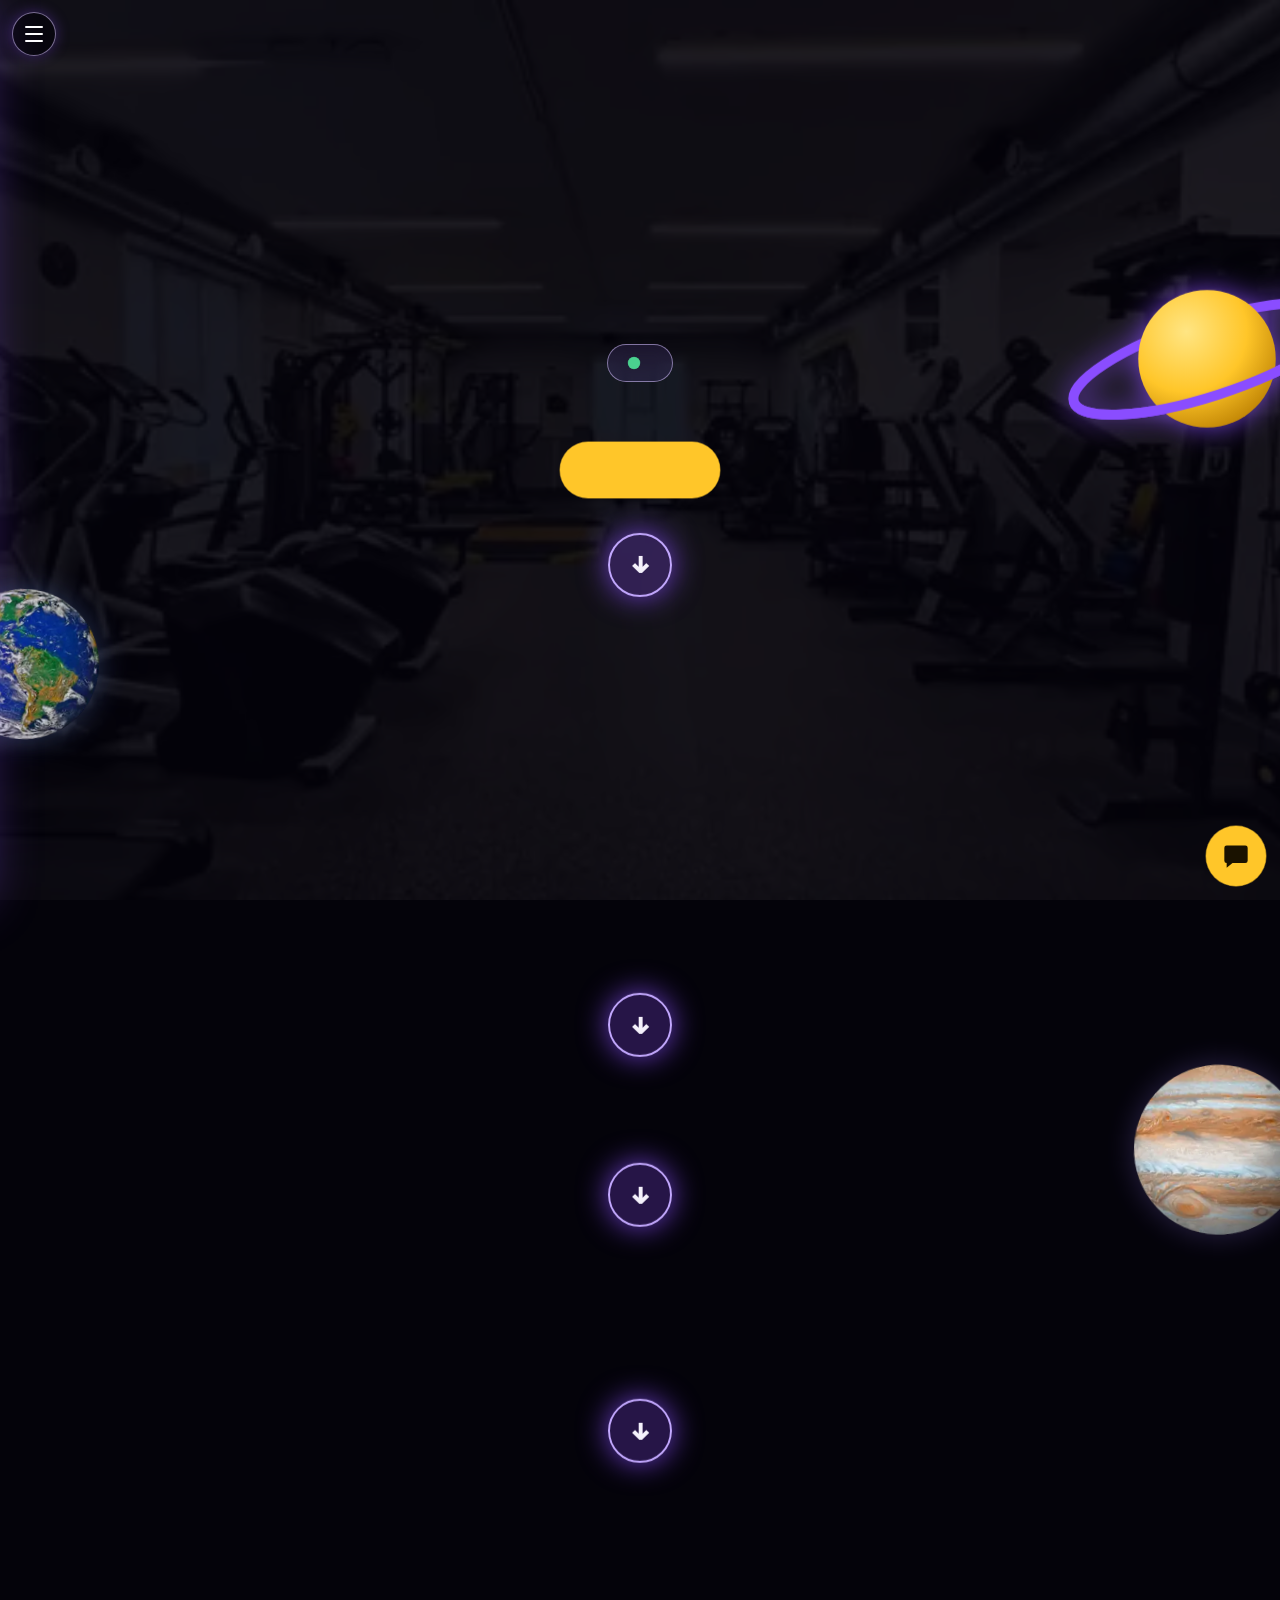
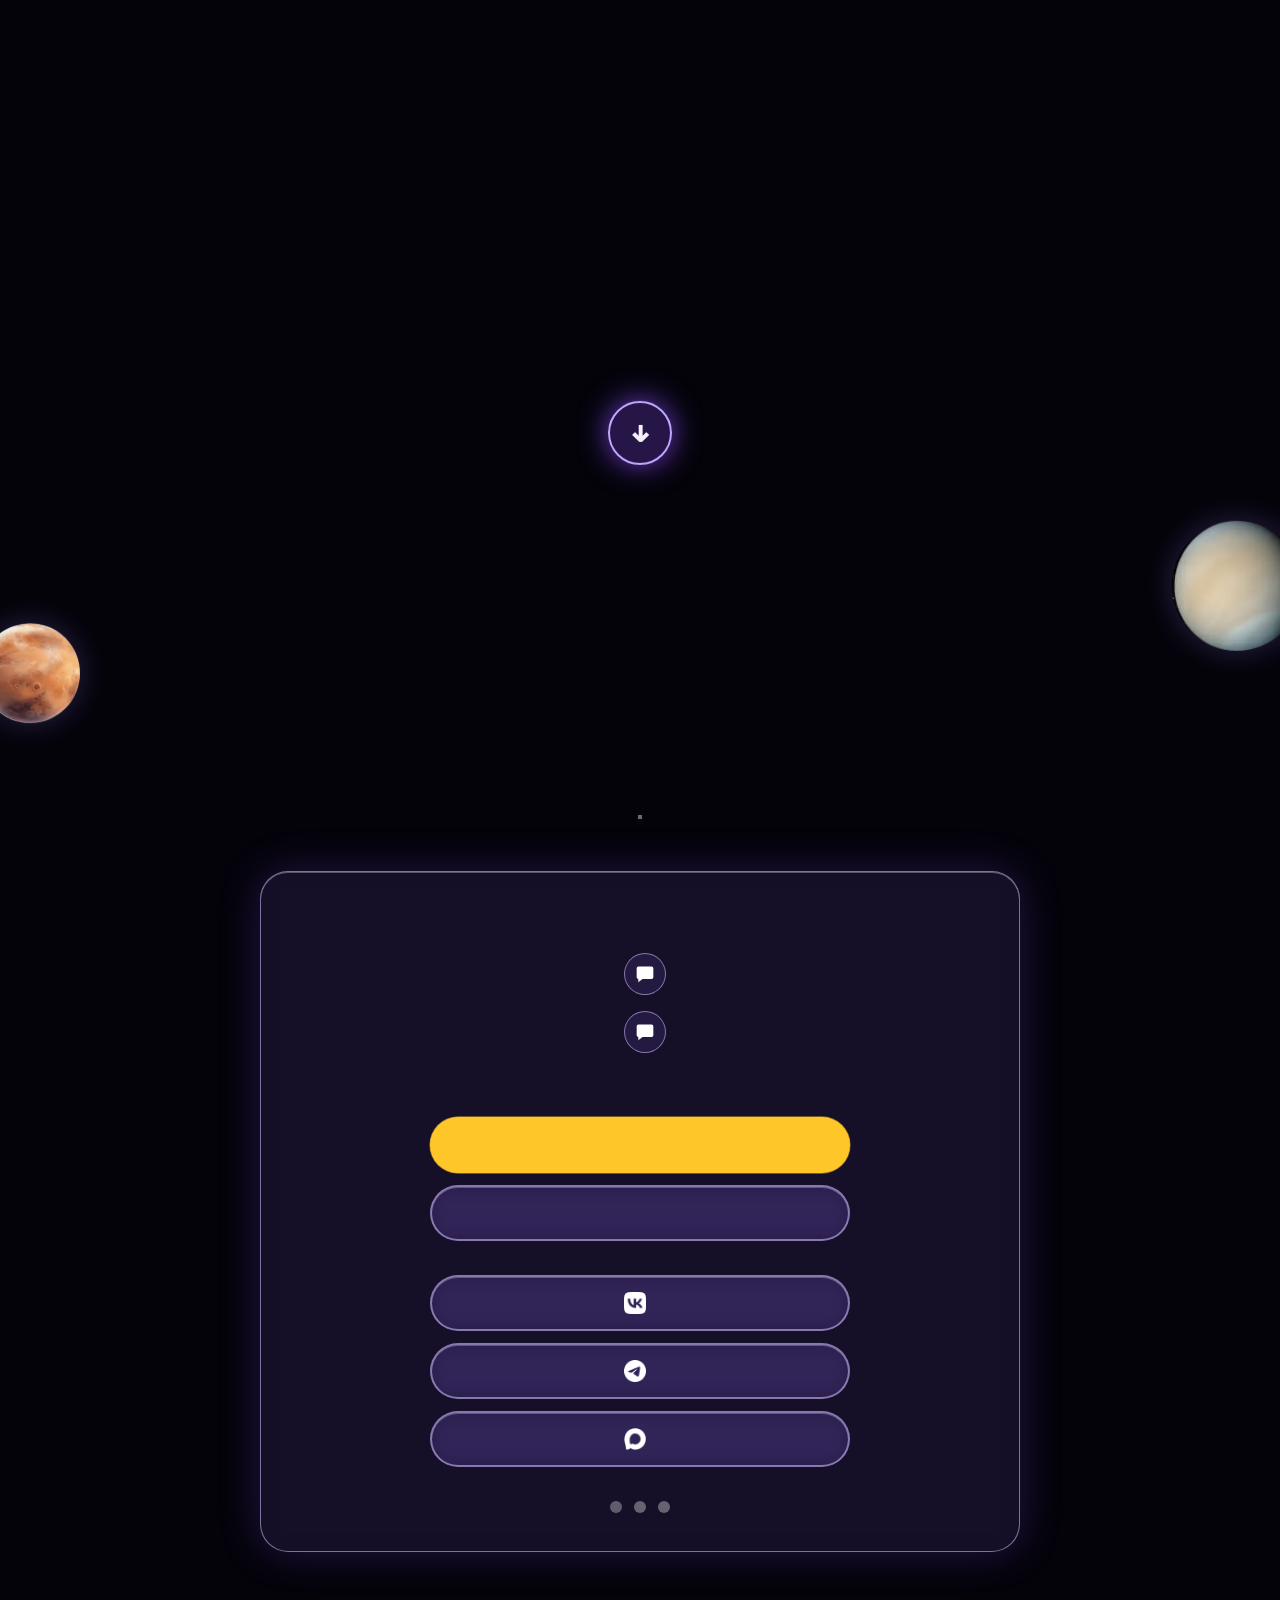
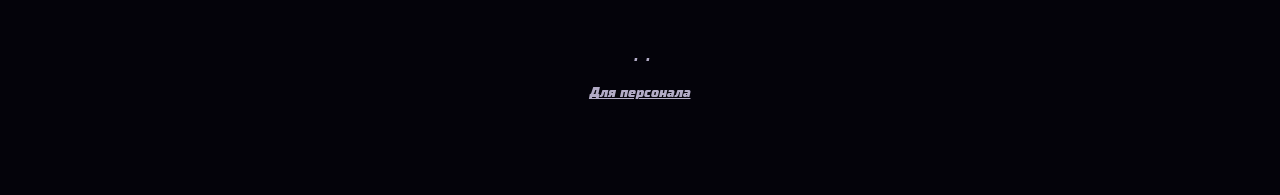
<file: admin.html>
<!doctype html><html lang="ru"><meta charset="utf-8"><meta name="viewport" content="width=device-width,initial-scale=1"><title>Редактор · Космос</title><meta http-equiv="refresh" content="0;url=./index.html#admin"><a href="./index.html#admin">Открыть редактор</a></html>
</file>
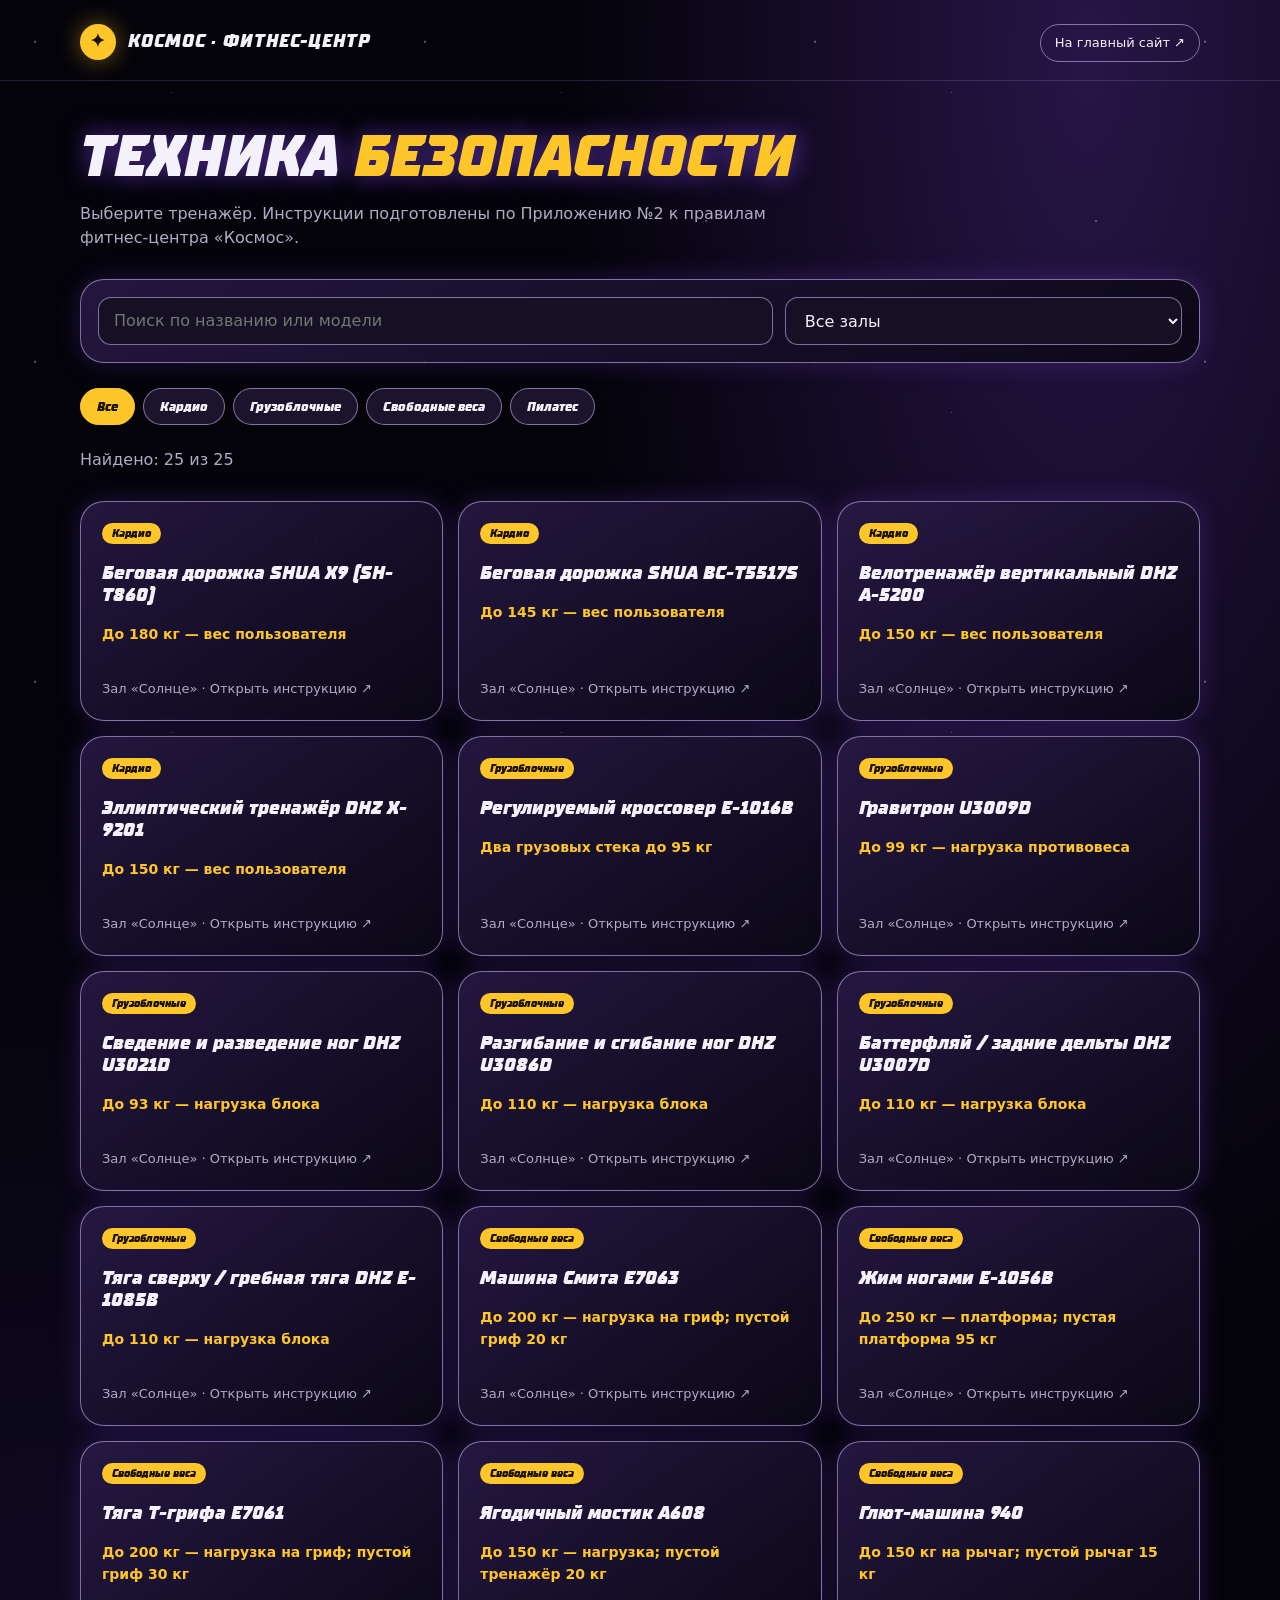
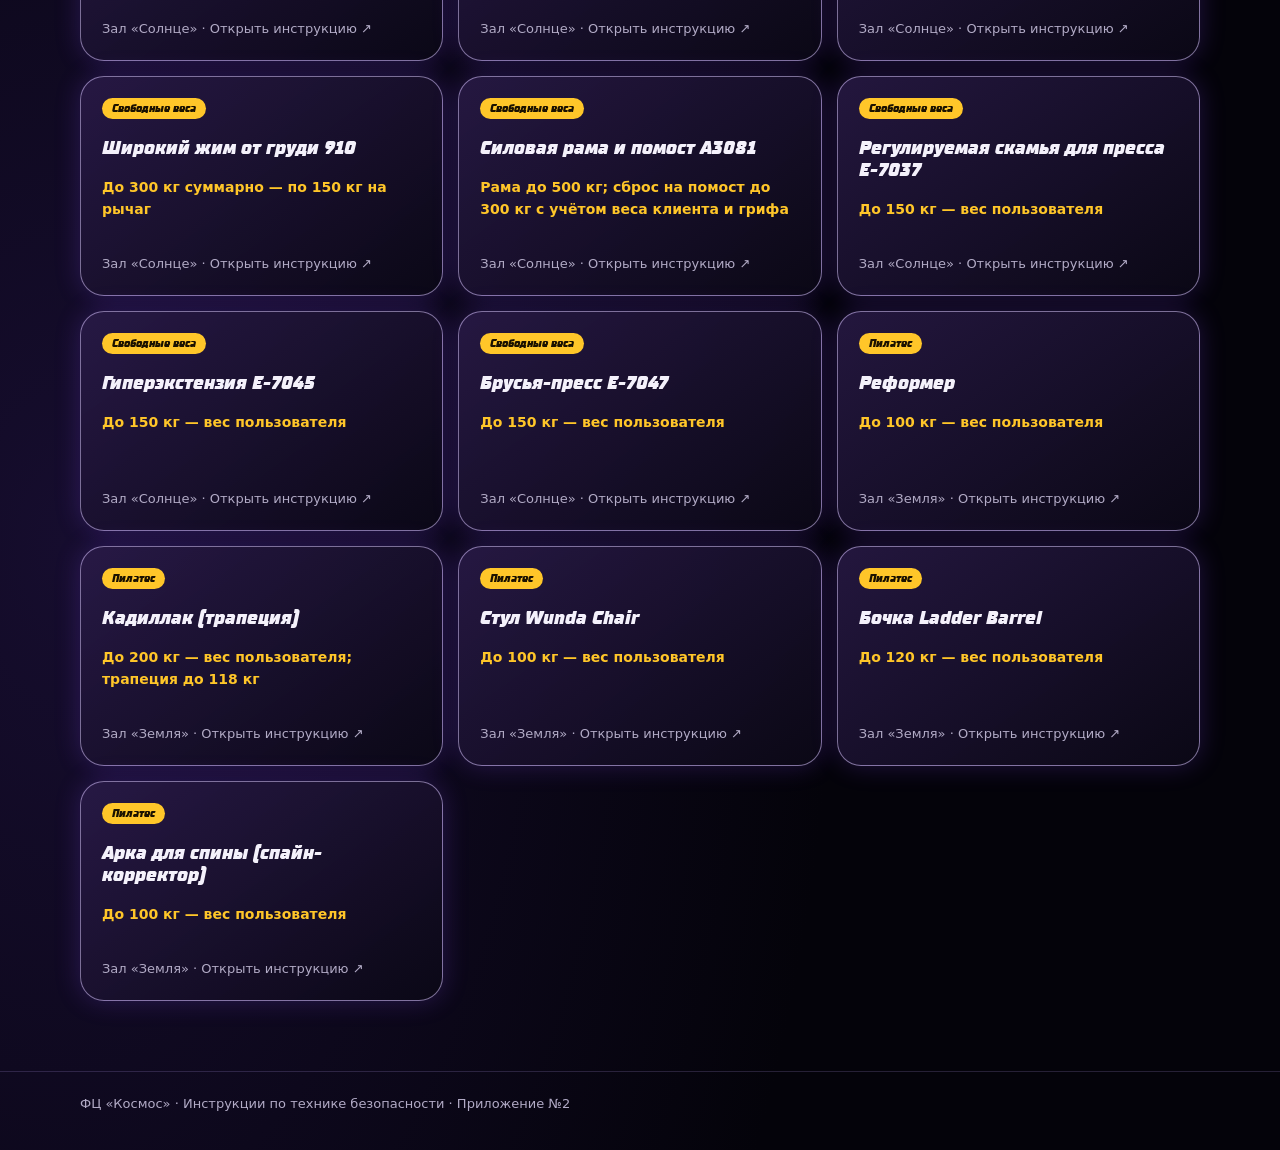
<file: tb.html>
<!doctype html>
<html lang="ru">
<head>
<meta charset="utf-8">
<meta name="viewport" content="width=device-width,initial-scale=1">
<meta name="theme-color" content="#04030a">
<title>Техника безопасности · ФЦ «Космос»</title>
<style>
@font-face{font-family:"Supermolot";src:url([data-uri]) format("woff");font-weight:100 900;font-style:normal;font-display:swap}
:root{color-scheme:dark;--ink:#04030a;--card:#0b0816;--vio:#8a4dff;--vio2:#c3a8ff;--sun:#ffc629;--txt:#f4f1fb;--mut:#b2abc6;--edge:rgba(215,195,255,.55)}
*{box-sizing:border-box}
html{scroll-behavior:smooth}
body{margin:0;color:var(--txt);font:16px/1.55 system-ui,-apple-system,"Segoe UI",Arial,sans-serif;background:radial-gradient(ellipse at 85% 2%,#271547 0,transparent 34%),radial-gradient(ellipse at 5% 78%,#160d2e 0,transparent 45%),var(--ink);min-height:100vh}
body:before{content:"";position:fixed;inset:0;pointer-events:none;opacity:.28;background-image:radial-gradient(2px 2px at 9% 13%,white 55%,transparent 65%),radial-gradient(1px 1px at 44% 29%,white 55%,transparent 65%),radial-gradient(2px 2px at 81% 69%,white 55%,transparent 65%);background-size:390px 320px}
a{color:inherit}
.wrap{width:min(1120px,calc(100% - 32px));margin:auto;position:relative}
header{padding:24px 0 20px;border-bottom:1px solid rgba(195,168,255,.18)}
.brand{display:inline-flex;align-items:center;gap:12px;text-decoration:none;font:800 18px/1.1 "Supermolot","Arial Black",sans-serif;letter-spacing:.05em}
.planet{display:grid;place-items:center;width:36px;height:36px;border-radius:50%;background:var(--sun);color:#1b1200;box-shadow:0 0 25px rgba(255,198,41,.45)}
.headlink{float:right;text-decoration:none;padding:8px 14px;border:1px solid var(--edge);border-radius:999px;font-size:13px}
main{padding:42px 0 70px}
h1,h2,h3{font-family:"Supermolot","Arial Black",sans-serif;line-height:1.15}
h1{font-size:clamp(32px,6vw,58px);margin:0 0 12px;text-transform:uppercase;font-style:italic;text-shadow:0 0 25px rgba(138,77,255,.6)}
h2{font-size:25px;margin:0 0 20px}
h3{font-size:19px;margin:0 0 8px}
.accent{color:var(--sun)}
.lead{color:var(--mut);margin:0 0 28px;max-width:750px}
.glass{background:linear-gradient(145deg,rgba(44,28,76,.8),rgba(11,8,22,.97));border:1.5px solid var(--edge);border-radius:24px;box-shadow:0 0 26px rgba(138,77,255,.22)}
.toolbar{display:flex;gap:12px;flex-wrap:wrap;padding:17px;margin:25px 0}
input,select{min-height:48px;border:1px solid var(--edge);border-radius:13px;background:#151023;color:var(--txt);padding:0 15px;font:inherit;outline:0}
input{flex:2 1 260px}select{flex:1 1 190px}
input:focus,select:focus{border-color:var(--sun);box-shadow:0 0 0 2px rgba(255,198,41,.15)}
.chips{display:flex;gap:8px;flex-wrap:wrap;margin-bottom:23px}
.chip{border:1px solid var(--edge);border-radius:999px;background:#1b142c;color:var(--txt);padding:10px 16px;font:700 13px "Supermolot",sans-serif;cursor:pointer}
.chip[aria-pressed=true]{background:var(--sun);border-color:var(--sun);color:#1b1200}
.grid{display:grid;grid-template-columns:repeat(3,minmax(0,1fr));gap:15px}
.tile{display:flex;flex-direction:column;padding:21px;text-decoration:none;min-height:220px;transition:transform .2s,border-color .2s}
.tile:hover,.tile:focus-visible{transform:translateY(-4px);border-color:var(--sun)}
.tag{align-self:flex-start;display:inline-block;padding:4px 10px;border-radius:999px;background:var(--sun);color:#1b1200;font:700 11px "Supermolot",sans-serif;margin-bottom:18px}
.tile .hall{color:var(--mut);font-size:13px;margin-top:auto}
.tile .limit{color:var(--sun);font-weight:700;margin-top:10px;font-size:14px}
.detail{padding:clamp(20px,4vw,38px);max-width:900px}
.detail-head{display:flex;justify-content:space-between;align-items:flex-start;gap:20px}
.detail h1{font-size:clamp(30px,5vw,48px);margin:10px 0 18px}
.photo-pair{display:grid;grid-template-columns:repeat(2,minmax(0,1fr));overflow:hidden;border:1px solid var(--edge);border-radius:18px;margin:6px 0 22px;background:#fff}
.photo-panel{position:relative;min-width:0;aspect-ratio:4/3;margin:0;overflow:hidden;background:#fff}
.photo-panel+.photo-panel{border-left:1px solid var(--edge)}
.photo-panel img{display:block;width:100%;height:100%;object-fit:contain;background:#fff;padding:8px}
.photo-panel.club img{object-fit:cover;padding:0}
.photo-panel.pilates{background:#21192d}
.photo-panel.pilates img{object-fit:contain;background:#21192d;padding:0}
.photo-panel figcaption{position:absolute;left:12px;bottom:12px;padding:6px 10px;border-radius:999px;background:rgba(11,8,22,.9);color:#fff;font:700 11px "Supermolot",sans-serif}
.weight{border:2px solid var(--sun);border-radius:18px;background:rgba(255,198,41,.1);padding:18px 22px;margin:22px 0;font:700 clamp(19px,3vw,26px)/1.35 "Supermolot",sans-serif;color:var(--sun)}
.label{display:block;color:var(--mut);font:600 12px system-ui,sans-serif;margin-bottom:7px;text-transform:uppercase;letter-spacing:.08em}
.section{border-top:1px solid rgba(215,195,255,.22);padding-top:20px;margin-top:22px}
.section p{margin:0}
ol,ul{padding-left:24px;margin:12px 0 0}li{margin:0 0 10px;padding-left:2px}
.notice{margin-top:22px;padding:15px 18px;border-radius:14px;background:rgba(138,77,255,.12);border:1px solid rgba(195,168,255,.35);color:var(--mut);font-size:14px}
.actions{display:flex;gap:10px;flex-wrap:wrap;margin-top:28px}
.btn{display:inline-flex;align-items:center;justify-content:center;min-height:46px;padding:10px 19px;border-radius:999px;border:1.5px solid var(--edge);background:#1c1530;text-decoration:none;font:700 14px "Supermolot",sans-serif;text-align:center}
.btn.primary{background:var(--sun);color:#1b1200;border-color:var(--sun)}
.empty{padding:26px;color:var(--mut)}
footer{border-top:1px solid rgba(195,168,255,.18);padding:22px 0 36px;color:var(--mut);font-size:13px}
@media(max-width:800px){.grid{grid-template-columns:repeat(2,minmax(0,1fr))}}
@media(max-width:540px){main{padding-top:28px}.grid{grid-template-columns:1fr}.tile{min-height:0}.headlink{float:none;display:inline-block;margin-top:12px}.brand{display:flex}.toolbar{padding:12px}.detail-head{display:block}.photo-panel{aspect-ratio:1/1}.photo-panel figcaption{left:7px;bottom:7px;padding:5px 7px;font-size:9px}.actions .btn{flex:1 1 180px}}
</style>
</head>
<body>
<header><div class="wrap"><a class="brand" href="index.html"><span class="planet">✦</span><span>КОСМОС · ФИТНЕС-ЦЕНТР</span></a><a class="headlink" href="index.html">На главный сайт ↗</a></div></header>
<main class="wrap" id="app"></main>
<footer><div class="wrap">ФЦ «Космос» · Инструкции по технике безопасности · Приложение №2</div></footer>
<script type="application/json" id="equipment-data">[{"id":"shua-x9","file":"Беговая_дорожка_SHUA_X9","name":"Беговая дорожка SHUA X9 (SH-T860)","category":"Кардио","hall":"Солнце","limit":"До 180 кг — вес пользователя","muscles":"Ягодичные, квадрицепсы, задняя поверхность бедра, икроножные мышцы.","steps":["Проверьте полотно и крепления. Разомнитесь 5–10 минут, наденьте спортивную обувь.","Встаньте на боковые опоры и закрепите страховочную клипсу на одежде.","Запустите дорожку на минимальной скорости. Перейдите на полотно лицом к консоли.","Держите корпус прямо и стопы по центру полотна. Скорость и наклон повышайте постепенно.","Снижайте скорость плавно. Сходите только после полной остановки полотна."],"contraindications":["Нестабильные сердечно-сосудистые заболевания, выраженная гипертония, тяжёлые болезни дыхательной системы.","Острые заболевания, травмы, недавние операции; болезни суставов и позвоночника в стадии обострения.","При беременности и хронических заболеваниях режим нагрузки согласуйте с врачом."],"console":["Программа — выбор режима тренировки в ожидании.","Пуск — запуск после установки страховочной клипсы.","Стоп — остановка и сброс.","Скорость +/− — плавная смена скорости.","Наклон +/− — смена наклона.","Цифровые клавиши — быстрый ввод скорости и наклона.","Полумарафон / Марафон — программы дистанции."],"section":"2.1.1","modelImage":"tb-photos/shua-x9-model.webp","clubImage":"tb-photos/cardio-zone.webp"},{"id":"shua-bc-t5517s","file":"Беговая_дорожка_SHUA_BC-T5517S","name":"Беговая дорожка SHUA BC-T5517S","category":"Кардио","hall":"Солнце","limit":"До 145 кг — вес пользователя","muscles":"Ягодичные, квадрицепсы, задняя поверхность бедра, икроножные мышцы.","steps":["Осмотрите дорожку, разомнитесь и наденьте закрытую спортивную обувь.","Встаньте на боковые опоры. Закрепите страховочную клипсу на одежде.","Нажмите START, выберите низкую скорость и только затем перейдите на полотно.","Идите или бегите лицом к консоли; не касайтесь движущихся частей.","Снижайте темп постепенно и сходите после полной остановки."],"contraindications":["Острые травмы ног и позвоночника, недавние операции и воспалительные заболевания.","Тяжёлые или нестабильные сердечно-сосудистые и дыхательные заболевания.","При беременности и хронических заболеваниях нагрузку согласуйте с врачом."],"console":["START — запуск на начальной скорости.","STOP — остановка и режим ожидания.","MODE — настройка времени, калорий и дистанции.","PROGRAM — выбор программы P1–P6.","SPEED +/− — изменение скорости.","INCLINE +/− — изменение наклона.","МАРАФОН — программа дистанции 42,2 км."],"section":"2.1.2","modelImage":"tb-photos/shua-bc-t5517s-model.webp","clubImage":"tb-photos/cardio-zone.webp"},{"id":"dhz-a-5200","file":"Велотренажёр_вертикальный_DHZ_A-5200","name":"Велотренажёр вертикальный DHZ A-5200","category":"Кардио","hall":"Солнце","limit":"До 150 кг — вес пользователя","muscles":"Квадрицепсы, ягодичные, задняя поверхность бедра и икроножные мышцы.","steps":["Проверьте устойчивость и крепления тренажёра. Сделайте разминку.","До посадки настройте седло: в нижней точке педали колено остаётся слегка согнутым.","Закрепите стопы ремнями педалей; держите спину прямо, плечи расслабьте.","Начните с малого сопротивления и увеличивайте его постепенно; следите за пульсом.","В конце снизьте темп и сопротивление. При боли или недомогании остановитесь."],"contraindications":["Тяжёлые болезни сердца и сосудов, тромбофлебит, острые инфекции.","Острые воспаления суставов и позвоночника, выраженный артроз и свежие травмы.","Беременность и хронические заболевания — после согласования с врачом."],"console":["Быстрый старт — запуск режима тренировки.","Уровень усилия +/− — сопротивление от 1 до 15.","Пауза — временная остановка отсчёта и нагрузки.","Стоп — завершение и сброс в режим ожидания."],"section":"2.2","modelImage":"tb-photos/dhz-a-5200-model.webp","clubImage":"tb-photos/cardio-zone.webp"},{"id":"dhz-x-9201","file":"Эллиптический_тренажёр_DHZ_X-9201","name":"Эллиптический тренажёр DHZ X-9201","category":"Кардио","hall":"Солнце","limit":"До 150 кг — вес пользователя","muscles":"Квадрицепсы, ягодичные, задняя поверхность бедра, икры; при работе рукоятками — мышцы рук и спины.","steps":["Осмотрите педали и рукоятки; разомнитесь 5–7 минут.","Поставьте стопы по центру педалей и возьмитесь за рукоятки обеими руками.","Держите корпус прямо, колени слегка согнутыми. Начните с малого сопротивления.","Двигайте рукоятки синхронно с ногами; не переносите на них весь вес тела.","Плавно снизьте нагрузку и дождитесь полной остановки педалей перед сходом."],"contraindications":["Острые инфекции, травмы, послеоперационный период.","Нестабильные болезни сердца, неконтролируемая гипертония, тромбоз.","При болезнях суставов или позвоночника и при беременности требуется консультация врача."],"console":["Start — быстрый пуск или запуск программы.","Stop — пауза; повторное нажатие завершает тренировку.","Mode — выбор и подтверждение параметров.","Сопротивление +/− — изменение нагрузки.","HILL, CARDIO, STRENGTH, INTERVAL — программы.","3, 6, 9, 12, 15 — быстрый выбор сопротивления."],"section":"2.3","modelImage":"tb-photos/dhz-x-9201-model.webp","clubImage":"tb-photos/cardio-zone.webp"},{"id":"crossover-e1016b","file":"Кроссовер_E-1016B","name":"Регулируемый кроссовер E-1016B","category":"Грузоблочные","hall":"Солнце","limit":"Два грузовых стека до 95 кг","muscles":"Зависит от упражнения: грудь, спина, руки, ноги, ягодичные и мышцы корпуса.","steps":["Проверьте тросы, фиксаторы, штекер груза и карабин.","Выставьте одинаковую нагрузку с обеих сторон и устойчиво поставьте ноги.","Оставьте свободную зону не менее 0,6 м с каждой стороны.","Двигайтесь плавно и контролируйте возврат рукоятки; не бросайте трос."],"contraindications":["Острые заболевания сердца, сосудов, суставов или позвоночника.","После операции или травмы — только с разрешения врача."],"console":[],"section":"3.1","modelImage":"tb-photos/crossover-e1016b-model.webp","clubImage":"tb-photos/crossover-e1016b-club.webp"},{"id":"gravitron-u3009d","file":"Гравитрон_U3009D","name":"Гравитрон U3009D","category":"Грузоблочные","hall":"Солнце","limit":"До 99 кг — нагрузка противовеса","muscles":"Подтягивания: спина и бицепсы. Брусья: грудь, трицепсы и передние дельты.","steps":["Проверьте платформу и грузовой стек; установите подходящий противовес.","Возьмитесь за перекладину или брусья и осторожно встаньте коленями на платформу.","Поднимайтесь и опускайтесь без рывков, сохраняя контроль корпуса.","Не допускайте попадания рук, ног и одежды в движущийся механизм."],"contraindications":["Острые травмы плеч, локтей и запястий.","Ограниченная подвижность плеч, выраженные нарушения осанки и обострение болезней позвоночника.","Сердечно-сосудистые заболевания — после консультации врача."],"console":[],"section":"3.2","modelImage":"tb-photos/gravitron-u3009d-model.webp","clubImage":"tb-photos/gravitron-u3009d-club.webp"},{"id":"dhz-u3021d","file":"Сведение_и_разведение_ног_DHZ_U3021D","name":"Сведение и разведение ног DHZ U3021D","category":"Грузоблочные","hall":"Солнце","limit":"До 93 кг — нагрузка блока","muscles":"Сведение: приводящие мышцы бедра. Разведение: отводящие мышцы бедра, средние и малые ягодичные.","steps":["Проверьте тросы и фиксаторы. Настройте ширину упоров и положение подушек.","Сядьте на сиденье, не наступая на нижний трос; прижмите таз и спину.","Сводите или разводите ноги плавно, без помощи корпусом и без рывков.","На возврате удерживайте груз под контролем; не бросайте стек."],"contraindications":["Острые травмы паха, таза, коленей или поясницы.","Воспаление приводящих сухожилий, артрит тазобедренных и коленных суставов.","После операций, при беременности и выраженном варикозе — только после консультации врача."],"console":[],"section":"3.3","modelImage":"tb-photos/dhz-u3021d-model.webp","clubImage":"tb-photos/dhz-u3021d-club.webp"},{"id":"dhz-u3086d","file":"Разгибание_и_сгибание_ног_DHZ_U3086D","name":"Разгибание и сгибание ног DHZ U3086D","category":"Грузоблочные","hall":"Солнце","limit":"До 110 кг — нагрузка блока","muscles":"Разгибание: квадрицепсы. Сгибание: мышцы задней поверхности бедра.","steps":["Настройте сиденье и валики так, чтобы колено совпадало с осью тренажёра.","Прижмите спину к спинке, таз — к сиденью. Подберите вес без потери техники.","Разгибайте или сгибайте ноги плавно; не выпрямляйте колени до упора.","Опускайте груз подконтрольно; при боли в колене прекратите упражнение."],"contraindications":["Острая боль и воспаление коленных суставов, травмы менисков и связок.","Ранний период после операции на колене, острый тендинит надколенника.","При выраженном варикозе и травмах голеностопа требуется консультация врача."],"console":[],"section":"3.4","modelImage":"tb-photos/dhz-u3086d-model.webp","clubImage":"tb-photos/dhz-u3086d-club.webp"},{"id":"dhz-u3007d","file":"Баттерфляй_задние_дельты_DHZ_U3007D","name":"Баттерфляй / задние дельты DHZ U3007D","category":"Грузоблочные","hall":"Солнце","limit":"До 110 кг — нагрузка блока","muscles":"Сведение: грудные мышцы и передние дельты. Обратное разведение: задние дельты и мышцы верхней части спины.","steps":["Разомните плечи; отрегулируйте сиденье так, чтобы рукоятки были на уровне плеч.","Выберите умеренный вес, прижмите корпус к опоре и возьмитесь за рукоятки.","Сводите или разводите руки плавно, не поднимайте плечи и не бросайте груз.","Контролируйте возврат без чрезмерного растяжения плечевого сустава."],"contraindications":["Острые травмы или воспаления плечевых и локтевых суставов.","Боль в области дельтовидной мышцы; при старых повреждениях нагрузку согласуйте со специалистом."],"console":[],"section":"3.5","modelImage":"tb-photos/dhz-u3007d-model.webp","clubImage":"tb-photos/dhz-u3007d-club.webp"},{"id":"dhz-e1085b","file":"Тяга_сверху_и_гребная_DHZ_E-1085B","name":"Тяга сверху / гребная тяга DHZ E-1085B","category":"Грузоблочные","hall":"Солнце","limit":"До 110 кг — нагрузка блока","muscles":"Широчайшие, ромбовидные, трапециевидные, задние дельты, бицепсы; мышцы корпуса стабилизируют положение.","steps":["Проверьте трос, штекер и рукоятки; настройте сиденье и фиксаторы коленей.","Для верхней тяги возьмитесь чуть шире плеч и тяните рукоятку к верхней части груди.","Для гребной тяги держите спину нейтральной и тяните рукоятку к корпусу.","Во всех вариантах двигайтесь без рывков и возвращайте груз медленно."],"contraindications":["Острые травмы плеч и локтей, обострение грыж позвоночника.","Ограничение подвижности плеч и выраженные болезни позвоночника.","При гипертонии, болезнях сердца и дыхательной системы нужна консультация врача."],"console":[],"section":"3.6","modelImage":"tb-photos/dhz-e1085b-model.webp","clubImage":"tb-photos/dhz-e1085b-club.webp"},{"id":"smith-e7063","file":"Машина_Смита_E7063","name":"Машина Смита E7063","category":"Свободные веса","hall":"Солнце","limit":"До 200 кг — нагрузка на гриф; пустой гриф 20 кг","muscles":"Зависит от упражнения: ноги, ягодичные, грудь, плечи и руки.","steps":["Проверьте раму, направляющие, фиксаторы и страховочные упоры.","Выставьте упоры под упражнение; нагружайте стороны грифа симметрично и используйте замки.","Снимайте гриф с фиксаторов только в устойчивом положении; двигайтесь без рывков.","После подхода надёжно закрепите гриф на штатных упорах."],"contraindications":["Острые травмы позвоночника, коленей и плеч.","Обострение грыж, артрита и артроза; недавние переломы и операции.","При болезнях сердца, варикозе и беременности нужна консультация врача."],"console":[],"section":"4.6","modelImage":"tb-photos/smith-e7063-model.webp","clubImage":"tb-photos/smith-e7063-club.webp"},{"id":"leg-press-e1056b","file":"Жим_ногами_E-1056B","name":"Жим ногами E-1056B","category":"Свободные веса","hall":"Солнце","limit":"До 250 кг — платформа; пустая платформа 95 кг","muscles":"Квадрицепсы, ягодичные, задняя поверхность бедра и приводящие мышцы.","steps":["Настройте спинку; плотно прижмите к ней голову, таз и поясницу.","Поставьте стопы на платформу на ширине плеч и снимите страховочные упоры.","Выжимайте платформу плавно; колени не разгибайте до конца и не сводите внутрь.","Опускайте платформу подконтрольно, не отрывая таз; затем верните упоры."],"contraindications":["Острые травмы коленей, тазобедренных суставов и позвоночника.","Обострение грыж и протрузий, тяжёлый варикоз, высокое давление.","Беременность — после консультации врача."],"console":[],"section":"4.7","modelImage":"tb-photos/leg-press-e1056b-model.webp","clubImage":"tb-photos/leg-press-e1056b-club.webp"},{"id":"tbar-e7061","file":"Тяга_Т-грифа_E7061","name":"Тяга Т-грифа E7061","category":"Свободные веса","hall":"Солнце","limit":"До 200 кг — нагрузка на гриф; пустой гриф 30 кг","muscles":"Широчайшие, ромбовидные, трапециевидные, задние дельты и бицепсы.","steps":["Нагружайте гриф симметрично и проверьте фиксацию дисков.","Встаньте на платформу, прижмите грудь к подушке, держите поясницу нейтральной.","Тяните рукоятки к корпусу плавно, сводя лопатки.","Опускайте вес медленно, не отрывайте грудь от опоры."],"contraindications":["Травмы поясницы, грыжи и острые боли позвоночника.","Сердечно-сосудистые и выраженные суставные заболевания — после консультации врача."],"console":[],"section":"4.8","modelImage":"tb-photos/tbar-e7061-model.webp","clubImage":"tb-photos/tbar-e7061-club.webp"},{"id":"hip-thrust-a608","file":"Ягодичный_мостик_A608","name":"Ягодичный мостик A608","category":"Свободные веса","hall":"Солнце","limit":"До 150 кг — нагрузка; пустой тренажёр 20 кг","muscles":"Большие, средние и малые ягодичные; задняя поверхность бедра.","steps":["Проверьте крепления и ремень; настройте опору под свой рост.","Расположите спину на опоре, зафиксируйте корпус ремнём, стопы поставьте на платформу.","Поднимите таз за счёт ягодичных мышц, сохраняя нейтральную поясницу.","Опускайте таз плавно; не бросайте рычаг и не допускайте боли."],"contraindications":["Острые травмы коленей, тазобедренных суставов и поясницы.","Заболевания позвоночника и суставов в стадии обострения."],"console":[],"section":"4.9","modelImage":"tb-photos/hip-thrust-a608-model.webp","clubImage":"tb-photos/hip-thrust-a608-club.webp"},{"id":"glute-940","file":"Глют-машина_940","name":"Глют-машина 940","category":"Свободные веса","hall":"Солнце","limit":"До 150 кг на рычаг; пустой рычаг 15 кг","muscles":"Ягодичные; при разгибании ноги также работает задняя поверхность бедра.","steps":["Настройте сиденье и опоры под рост; убедитесь, что рычаг и диски закреплены.","Займите устойчивое положение, прижмите корпус к опоре.","Выполняйте разгибание плавно, без прогиба в пояснице и без рывков.","Возвращайте рычаг под контролем; не расслабляйте мышцы в нижней точке."],"contraindications":["Травмы коленей, тазобедренных суставов или поясницы.","Болезни позвоночника, сердечно-сосудистые заболевания, беременность — после консультации врача."],"console":[],"section":"4.10","modelImage":"tb-photos/glute-940-model.webp","clubImage":"tb-photos/glute-940-club.webp"},{"id":"chest-press-910","file":"Широкий_жим_от_груди_910","name":"Широкий жим от груди 910","category":"Свободные веса","hall":"Солнце","limit":"До 300 кг суммарно — по 150 кг на рычаг","muscles":"Большие и малые грудные мышцы, передние дельты и трицепсы.","steps":["Проверьте крепление дисков; настройте сиденье и спинку.","Сядьте устойчиво и плотно прижмите спину к опоре; возьмитесь широким хватом.","На выдохе выжимайте рукоятки без полного запирания локтей.","Верните рычаги медленно, не допускайте болезненного растяжения плеч."],"contraindications":["Сердечно-сосудистые заболевания.","Обострение болезней позвоночника, плечевых, локтевых и кистевых суставов.","Беременность и острые воспалительные процессы — после консультации врача."],"console":[],"section":"4.11","modelImage":"tb-photos/chest-press-910-model.webp","clubImage":"tb-photos/chest-press-910-club.webp"},{"id":"power-rack-a3081","file":"Силовая_рама_и_помост_A3081","name":"Силовая рама и помост A3081","category":"Свободные веса","hall":"Солнце","limit":"Рама до 500 кг; сброс на помост до 300 кг с учётом веса клиента и грифа","muscles":"Зависит от упражнения и выбранного отягощения.","steps":["Проверьте болты рамы, помост, страховочные упоры и замки грифа.","Выставьте крюки и страховочные упоры под рост и выбранное упражнение.","Нагружайте гриф симметрично и фиксируйте диски замками.","Снимайте и возвращайте штангу по центру рамы под контролем.","Сбрасывайте штангу только на резиновые зоны помоста, вдали от людей."],"contraindications":["Острые заболевания сердца, сосудов, суставов или позвоночника.","После операции или травмы — только с разрешения врача."],"console":[],"section":"4.12","modelImage":"tb-photos/power-rack-a3081-model.webp","clubImage":"tb-photos/power-rack-a3081-club.webp"},{"id":"bench-abs-e7037","file":"Скамья_для_пресса_E-7037","name":"Регулируемая скамья для пресса E-7037","category":"Свободные веса","hall":"Солнце","limit":"До 150 кг — вес пользователя","muscles":"Прямые и косые мышцы живота.","steps":["Проверьте устойчивость скамьи и зафиксируйте выбранный угол наклона.","Зафиксируйте ноги валиками у ахиллова сухожилия, без давления на сустав.","Поднимайте корпус силой мышц живота, не тяните голову руками.","Опускайтесь плавно; при боли в пояснице уменьшите угол или прекратите подход."],"contraindications":["Травмы и заболевания позвоночника, грыжи.","Болезни сердца и сосудов, острые воспаления, недавние операции, беременность."],"console":[],"section":"4.13","modelImage":"tb-photos/bench-abs-e7037-model.webp","clubImage":"tb-photos/bench-abs-e7037-club.webp"},{"id":"hyperextension-e7045","file":"Гиперэкстензия_E-7045","name":"Гиперэкстензия E-7045","category":"Свободные веса","hall":"Солнце","limit":"До 150 кг — вес пользователя","muscles":"Разгибатели спины, ягодичные и задняя поверхность бедра.","steps":["Проверьте устойчивость тренажёра; выставьте верх подушки ниже костей таза.","Закрепите ноги под валиками, сохраняя свободный сгиб в тазобедренных суставах.","Опускайте и поднимайте корпус плавно с нейтральной спиной.","Не переразгибайтесь в верхней точке и не используйте рывки."],"contraindications":["Обострение грыж, протрузий и других заболеваний позвоночника.","Тяжёлые болезни сердца, выраженный остеопороз, послеоперационный период.","При беременности требуется консультация врача."],"console":[],"section":"4.14","modelImage":"tb-photos/hyperextension-e7045-model.webp","clubImage":"tb-photos/hyperextension-e7045-club.webp"},{"id":"dip-press-e7047","file":"Брусья_пресс_E-7047","name":"Брусья-пресс E-7047","category":"Свободные веса","hall":"Солнце","limit":"До 150 кг — вес пользователя","muscles":"Подъём ног: прямые и косые мышцы живота. Отжимания: грудь и трицепсы.","steps":["Проверьте устойчивость рамы и покрытие рукояток.","Для отжиманий возьмитесь за брусья, удерживайте корпус устойчиво и сгибайте руки плавно.","Для подъёма ног прижмите предплечья к опорам и поднимайте ноги силой пресса.","Не раскачивайте корпус; спускайтесь под контролем."],"contraindications":["Травмы плечевых, локтевых или коленных суставов.","Болезни сердца, гипертония, обострение грыж и болезней позвоночника.","Беременность и недавние операции."],"console":[],"section":"4.15","modelImage":"tb-photos/dip-press-e7047-model.webp","clubImage":"tb-photos/dip-press-e7047-club.webp"},{"id":"pilates-reformer","file":"Пилатес_Реформер","name":"Реформер","category":"Пилатес","hall":"Земля","limit":"До 100 кг — вес пользователя","muscles":"Зависит от упражнения и настройки пружин; нагрузку подбирает тренер.","steps":["Занимайтесь только с тренером после первичного тестирования.","Проверьте крепления каретки, пружин и ремней вместе с тренером.","Займите положение, которое показал тренер; не меняйте сопротивление самостоятельно.","Выполняйте движения плавно, контролируя возвращение каретки."],"contraindications":["Острые заболевания сердца, сосудов, суставов или позвоночника.","После операции или травмы — только с разрешения врача."],"console":[],"section":"5.1","modelImage":"tb-photos/pilates-reformer-model.webp","clubImage":"tb-photos/pilates-reformer-club.webp"},{"id":"pilates-cadillac","file":"Пилатес_Кадиллак","name":"Кадиллак (трапеция)","category":"Пилатес","hall":"Земля","limit":"До 200 кг — вес пользователя; трапеция до 118 кг","muscles":"Зависит от упражнения и подвеса; нагрузку подбирает тренер.","steps":["Занимайтесь только с тренером после первичного тестирования.","Перед занятием вместе с тренером проверьте крепления трапеции, пружин и ремней.","Используйте только назначенные точки опоры и положение тела.","Двигайтесь плавно; не меняйте подвес и пружины без тренера."],"contraindications":["Острые заболевания сердца, сосудов, суставов или позвоночника.","После операции или травмы — только с разрешения врача."],"console":[],"section":"5.2","modelImage":"tb-photos/pilates-cadillac-model.webp","clubImage":"tb-photos/pilates-cadillac-club.webp"},{"id":"pilates-chair","file":"Пилатес_Стул_Wunda_Chair","name":"Стул Wunda Chair","category":"Пилатес","hall":"Земля","limit":"До 100 кг — вес пользователя","muscles":"Зависит от упражнения; обычно мышцы корпуса и ног.","steps":["Занимайтесь только с тренером после первичного тестирования.","Проверьте фиксацию пружин и устойчивость стула вместе с тренером.","Держите равновесие с опорой на ручки, если это предписано упражнением.","Нажимайте на педаль и отпускайте её плавно, без рывков."],"contraindications":["Острые заболевания сердца, сосудов, суставов или позвоночника.","После операции или травмы — только с разрешения врача."],"console":[],"section":"5.3","modelImage":"tb-photos/pilates-chair-model.webp","clubImage":"tb-photos/pilates-chair-club.webp"},{"id":"pilates-barrel","file":"Пилатес_Бочка_Ladder_Barrel","name":"Бочка Ladder Barrel","category":"Пилатес","hall":"Земля","limit":"До 120 кг — вес пользователя","muscles":"Мышцы корпуса и спины; конкретный акцент зависит от упражнения.","steps":["Занимайтесь только с тренером после первичного тестирования.","Проверьте устойчивость бочки и лестницы, настройте расстояние между ними.","Займите положение на дуге и перекладинах по указанию тренера.","Растягивайтесь и возвращайтесь плавно, без резкого прогиба позвоночника."],"contraindications":["Острые заболевания сердца, сосудов, суставов или позвоночника.","После операции или травмы — только с разрешения врача."],"console":[],"section":"5.4","modelImage":"tb-photos/pilates-barrel-model.webp","clubImage":"tb-photos/pilates-barrel-club.webp"},{"id":"pilates-spine-arc","file":"Пилатес_Арка_для_спины","name":"Арка для спины (спайн-корректор)","category":"Пилатес","hall":"Земля","limit":"До 100 кг — вес пользователя","muscles":"Зависит от упражнения; мышцы корпуса, спины и стабилизаторы.","steps":["Занимайтесь только с тренером после первичного тестирования.","Установите арку на ровную поверхность и проверьте её устойчивость.","Расположите корпус на опоре так, как показал тренер.","Двигайтесь медленно, без боли и резкого переразгибания спины."],"contraindications":["Острые заболевания сердца, сосудов, суставов или позвоночника.","После операции или травмы — только с разрешения врача."],"console":[],"section":"5.5","modelImage":"tb-photos/pilates-spine-arc-model.webp","clubImage":"tb-photos/pilates-spine-arc-club.webp"}]</script>
<script>
const machines=JSON.parse(document.getElementById("equipment-data").textContent);
const app=document.getElementById("app");
const esc=s=>String(s).replace(/[&<>"']/g,c=>({"&":"&amp;","<":"&lt;",">":"&gt;",'"':"&quot;","'":"&#39;"}[c]));
const list=a=>"<ul>"+a.map(x=>"<li>"+esc(x)+"</li>").join("")+"</ul>";
const categories=["Все","Кардио","Грузоблочные","Свободные веса","Пилатес"];
const selected=new URLSearchParams(location.search).get("id");
const item=machines.find(m=>m.id===selected);
if(selected){
  if(!item){app.innerHTML='<div class="glass detail"><h1>Тренажёр не найден</h1><p class="lead">Проверьте ссылку на QR-код.</p><div class="actions"><a class="btn primary" href="tb.html">Все тренажёры</a><a class="btn" href="index.html">На главный сайт</a></div></div>'}
  else{
    document.title=item.name+" · ТБ · ФЦ «Космос»";
    app.innerHTML='<article class="glass detail"><div class="detail-head"><div><span class="tag">'+esc(item.category)+' · Зал «'+esc(item.hall)+'»</span><h1>'+esc(item.name)+'</h1></div></div>'
      +'<div class="photo-pair" aria-label="Фотографии тренажёра"><figure class="photo-panel'+(item.category==="Пилатес"?' pilates':'')+'"><img src="'+esc(item.modelImage)+'" alt="'+esc((item.category==="Пилатес"?'Тренажёр крупным планом: ':'Модель тренажёра: ')+item.name)+'" width="1100" height="825" decoding="async" fetchpriority="high"><figcaption>'+(item.category==="Пилатес"?'Крупный план':'Модель')+'</figcaption></figure><figure class="photo-panel club"><img src="'+esc(item.clubImage)+'" alt="'+esc((item.id==="bench-abs-e7037"?'Зал «Солнце»':'Фото в зале: '+item.name))+'" width="1100" height="825" decoding="async"><figcaption>'+(item.id==="bench-abs-e7037"?'Зал «Солнце»':item.category==="Кардио"?'Кардиозона':'Фото в зале')+'</figcaption></figure></div>'
      +'<div class="weight"><span class="label">Ограничение по весу / нагрузке</span>'+esc(item.limit)+'</div>'
      +'<div class="section"><h2>Рабочие мышцы</h2><p>'+esc(item.muscles)+'</p></div>'
      +'<div class="section"><h2>Техника безопасности</h2><ol>'+item.steps.map(x=>'<li>'+esc(x)+'</li>').join('')+'</ol></div>'
      +(item.console.length?'<div class="section"><h2>Кнопки консоли</h2>'+list(item.console)+'</div>':'')
      +'<div class="section"><h2>Противопоказания</h2>'+list(item.contraindications)+'</div>'
      +'<div class="notice">Если появилась боль, головокружение или слабость, прекратите занятие и обратитесь к сотруднику клуба. При сомнениях о допустимой нагрузке проконсультируйтесь с врачом.</div>'
      +'<div class="actions"><a class="btn primary" href="tb.html">Все тренажёры</a><a class="btn" href="index.html">На главный сайт</a></div></article>';
  }
}else{
  app.innerHTML='<h1>Техника <span class="accent">безопасности</span></h1><p class="lead">Выберите тренажёр. Инструкции подготовлены по Приложению №2 к правилам фитнес-центра «Космос».</p>'
    +'<div class="glass toolbar"><input id="search" type="search" aria-label="Поиск тренажёра" placeholder="Поиск по названию или модели"><select id="hall" aria-label="Зал"><option value="all">Все залы</option><option value="Солнце">Зал «Солнце»</option><option value="Земля">Зал «Земля»</option></select></div>'
    +'<div class="chips" role="group" aria-label="Категория">'+categories.map((c,i)=>'<button class="chip" type="button" data-cat="'+esc(c)+'" aria-pressed="'+(i===0)+'">'+esc(c)+'</button>').join('')+'</div>'
    +'<div id="count" class="lead" role="status"></div><div id="cards" class="grid"></div>';
  let category="Все";
  const cards=document.getElementById("cards"),count=document.getElementById("count");
  function render(){
    const q=document.getElementById("search").value.trim().toLocaleLowerCase("ru");
    const hall=document.getElementById("hall").value;
    const hits=machines.filter(m=>(category==="Все"||m.category===category)&&(hall==="all"||m.hall===hall)&&(!q||(m.name+" "+m.id+" "+m.limit).toLocaleLowerCase("ru").includes(q)));
    count.textContent="Найдено: "+hits.length+" из "+machines.length;
    cards.innerHTML=hits.length?hits.map(m=>'<a class="glass tile" href="tb.html?id='+encodeURIComponent(m.id)+'"><span class="tag">'+esc(m.category)+'</span><h3>'+esc(m.name)+'</h3><div class="limit">'+esc(m.limit)+'</div><div class="hall">Зал «'+esc(m.hall)+'» · Открыть инструкцию ↗</div></a>').join(''):'<div class="glass empty">Ничего не найдено. Попробуйте другое название.</div>';
  }
  document.getElementById("search").addEventListener("input",render);
  document.getElementById("hall").addEventListener("change",render);
  document.querySelector(".chips").addEventListener("click",e=>{const b=e.target.closest("[data-cat]");if(!b)return;category=b.dataset.cat;document.querySelectorAll("[data-cat]").forEach(x=>x.setAttribute("aria-pressed",String(x===b)));render()});
  render();
}
</script>
</body>
</html>
</file>
